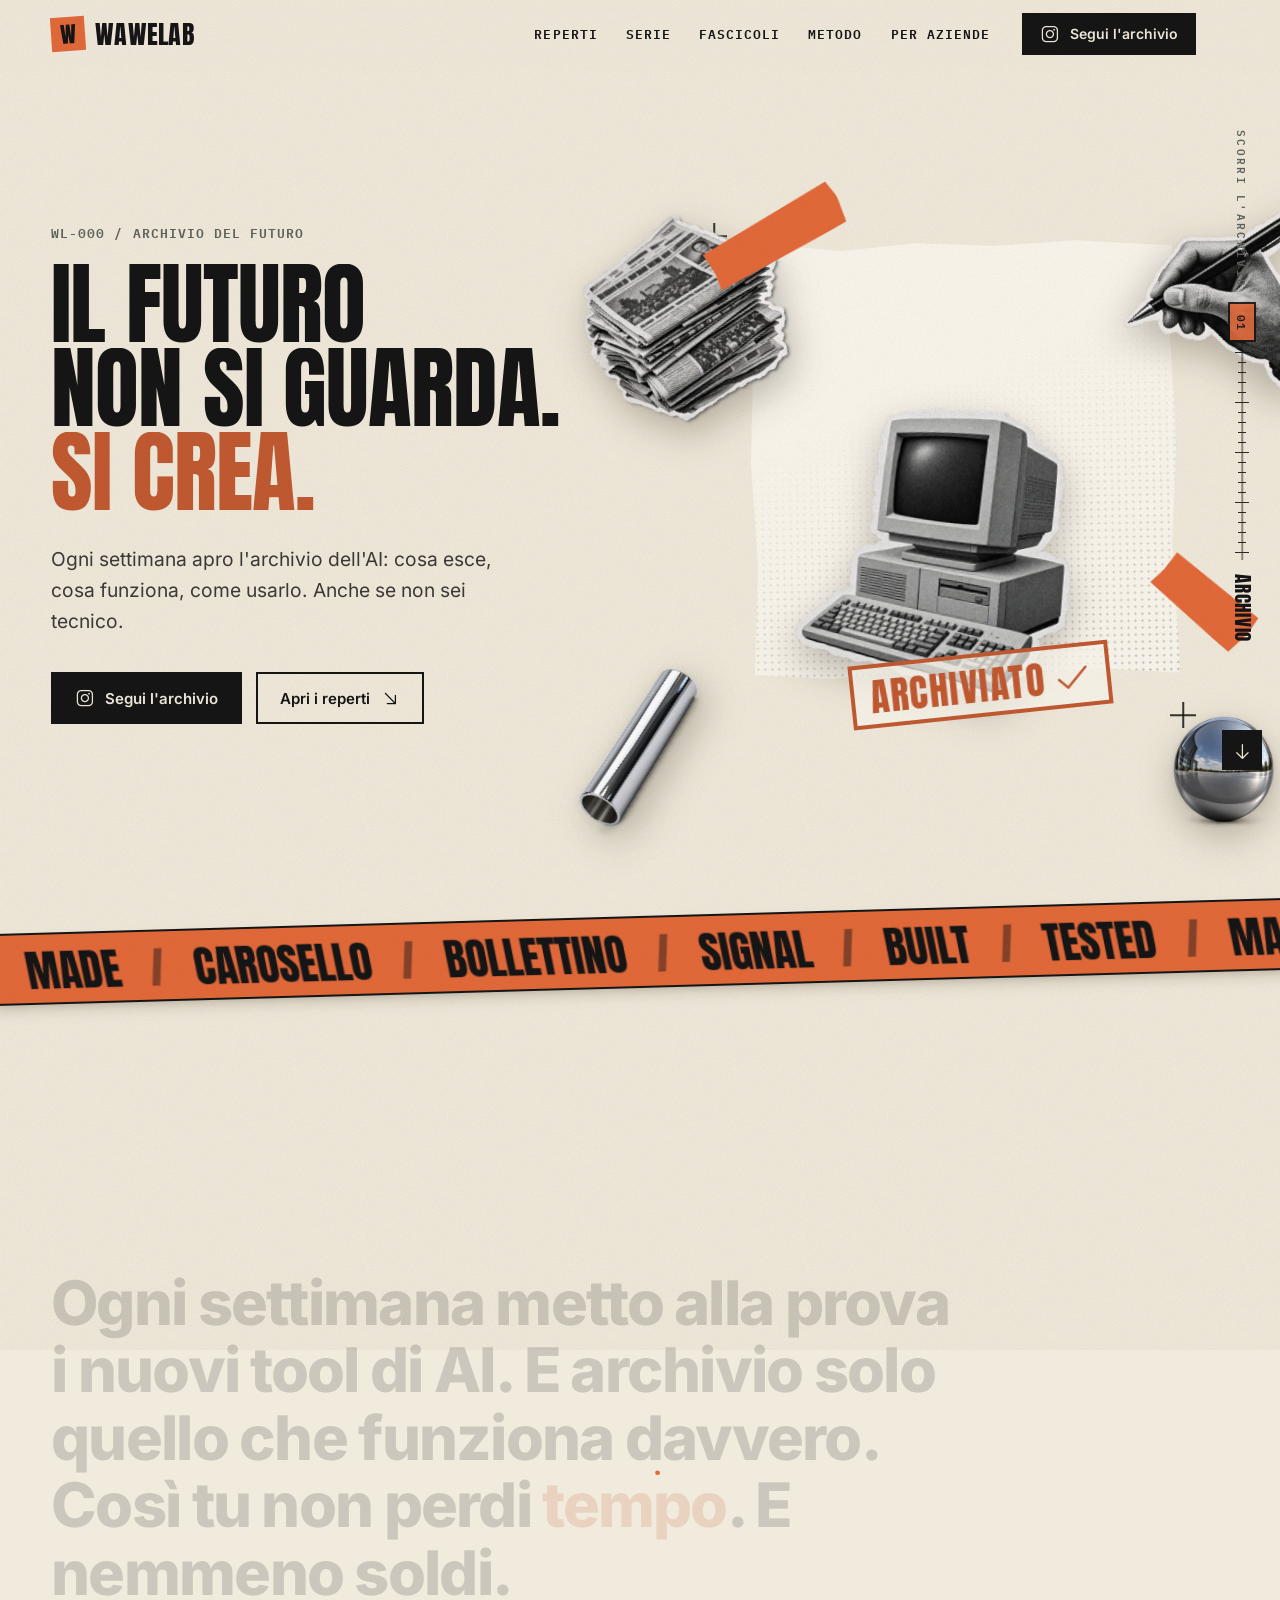
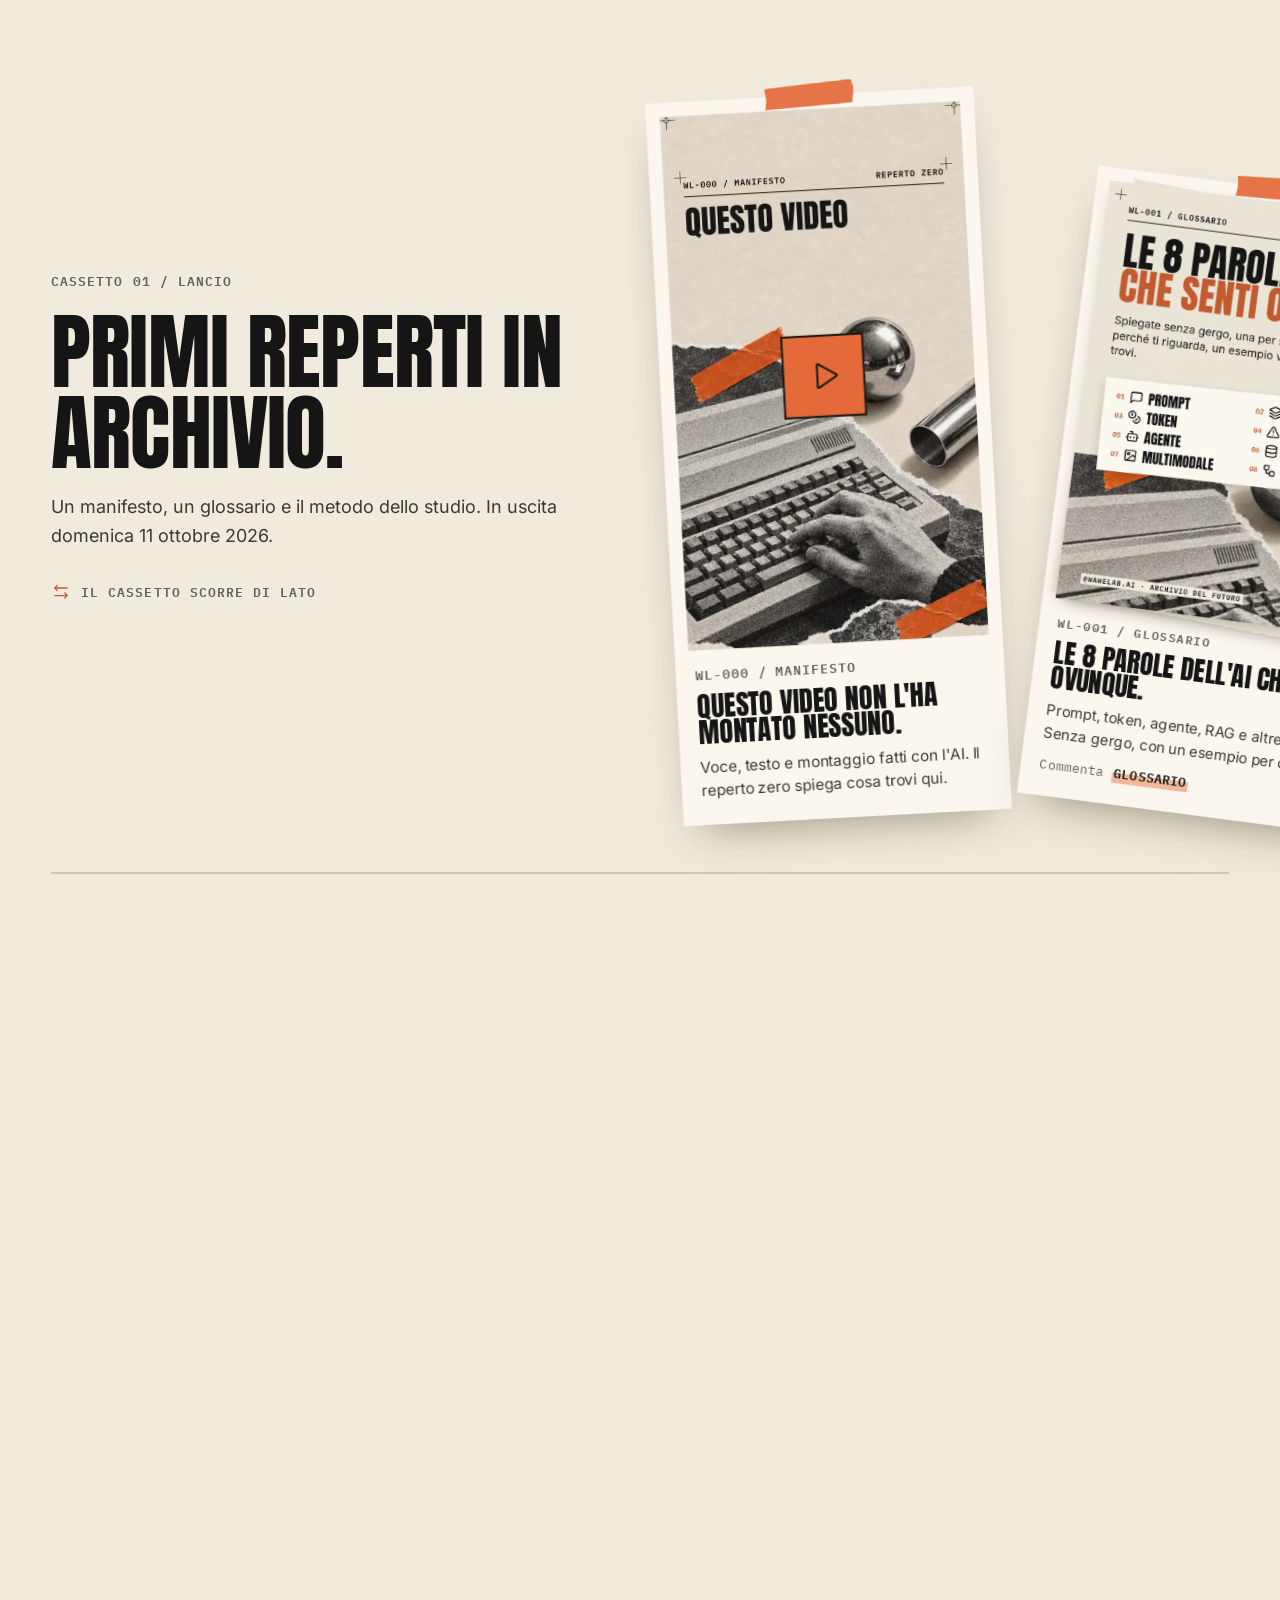
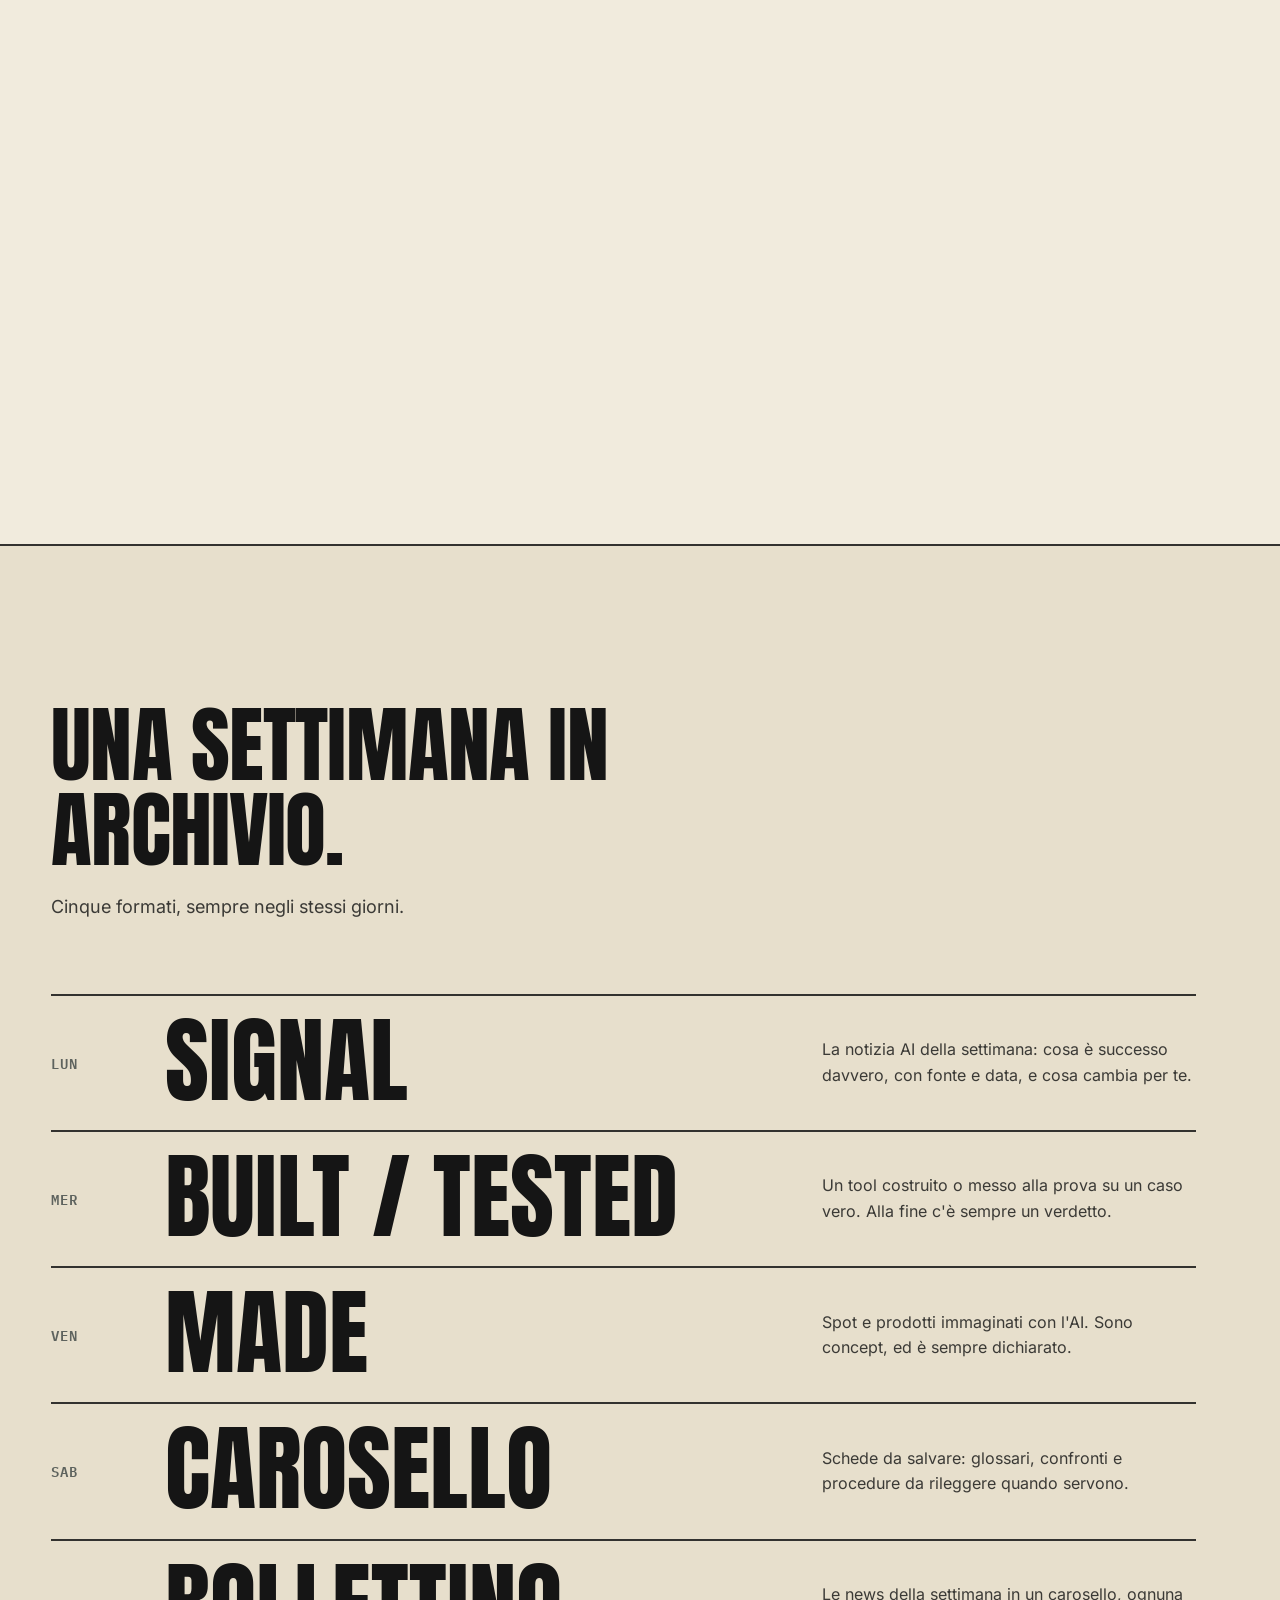
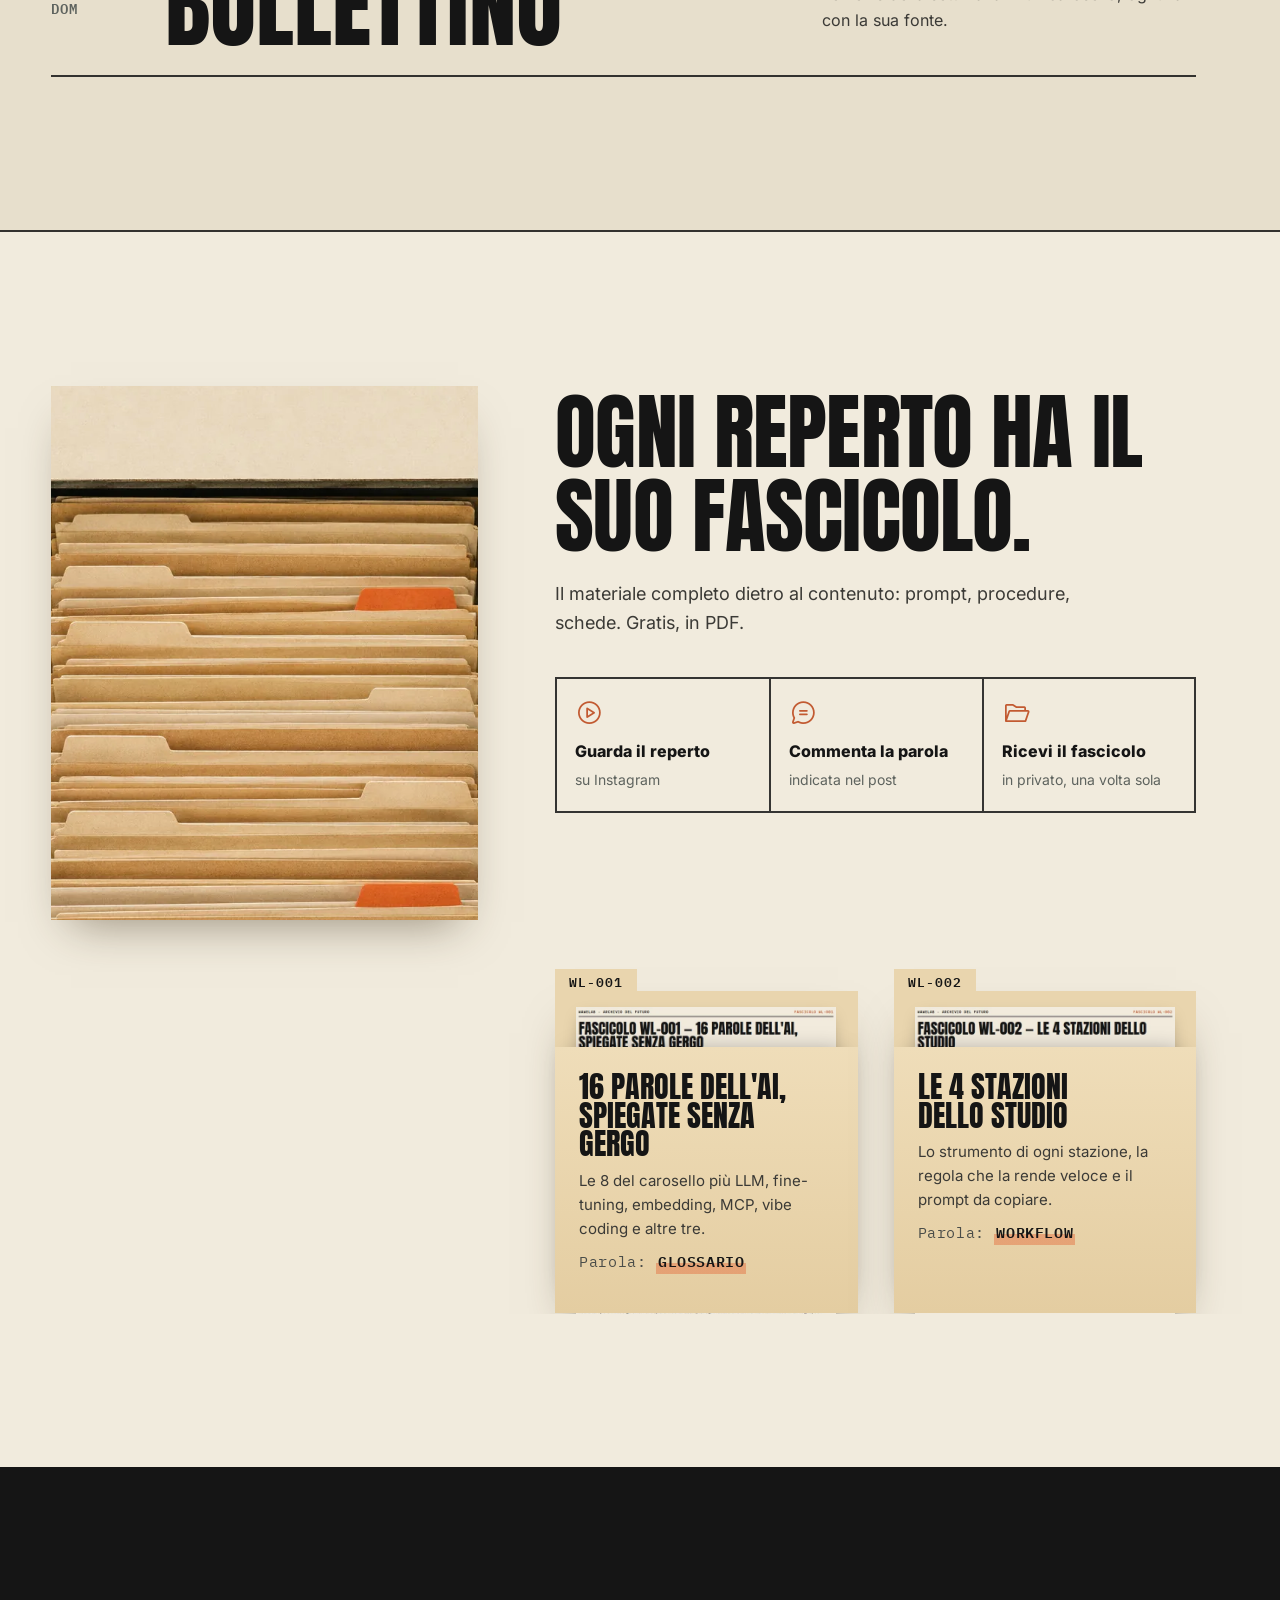
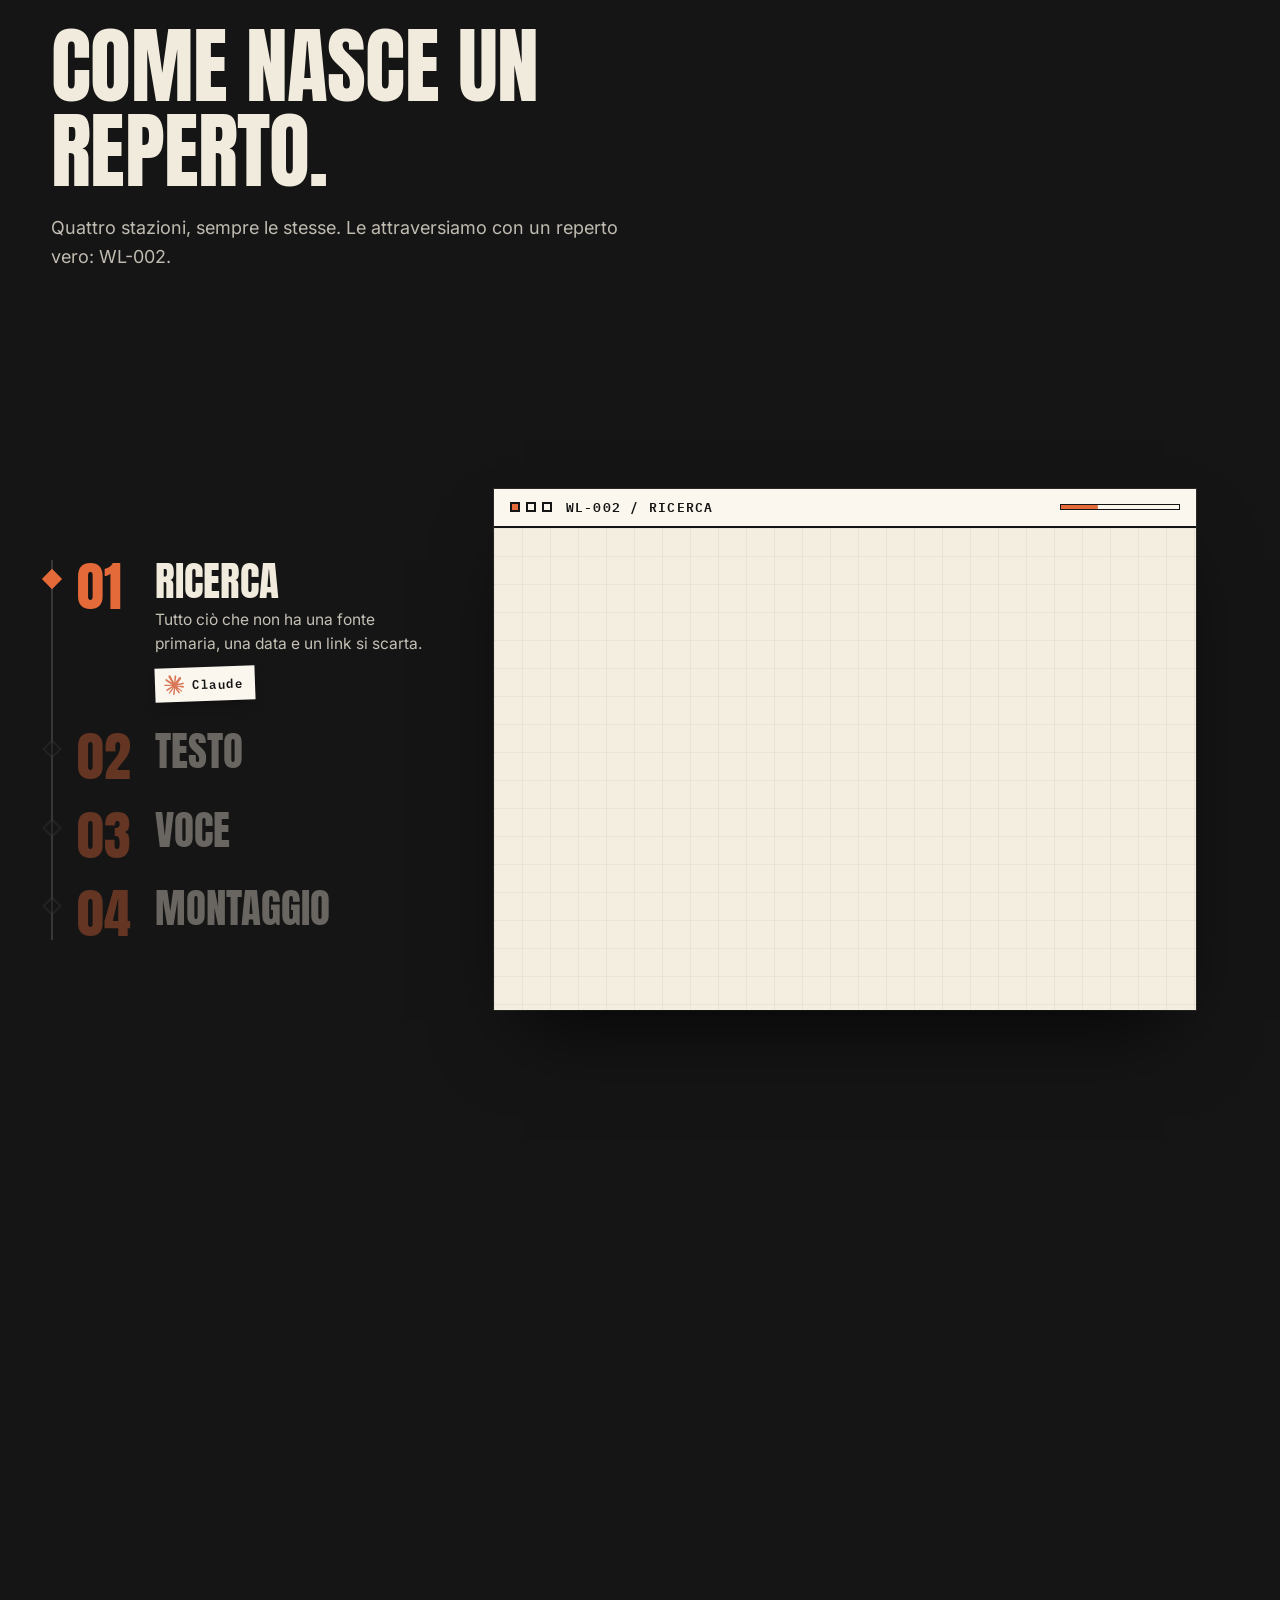
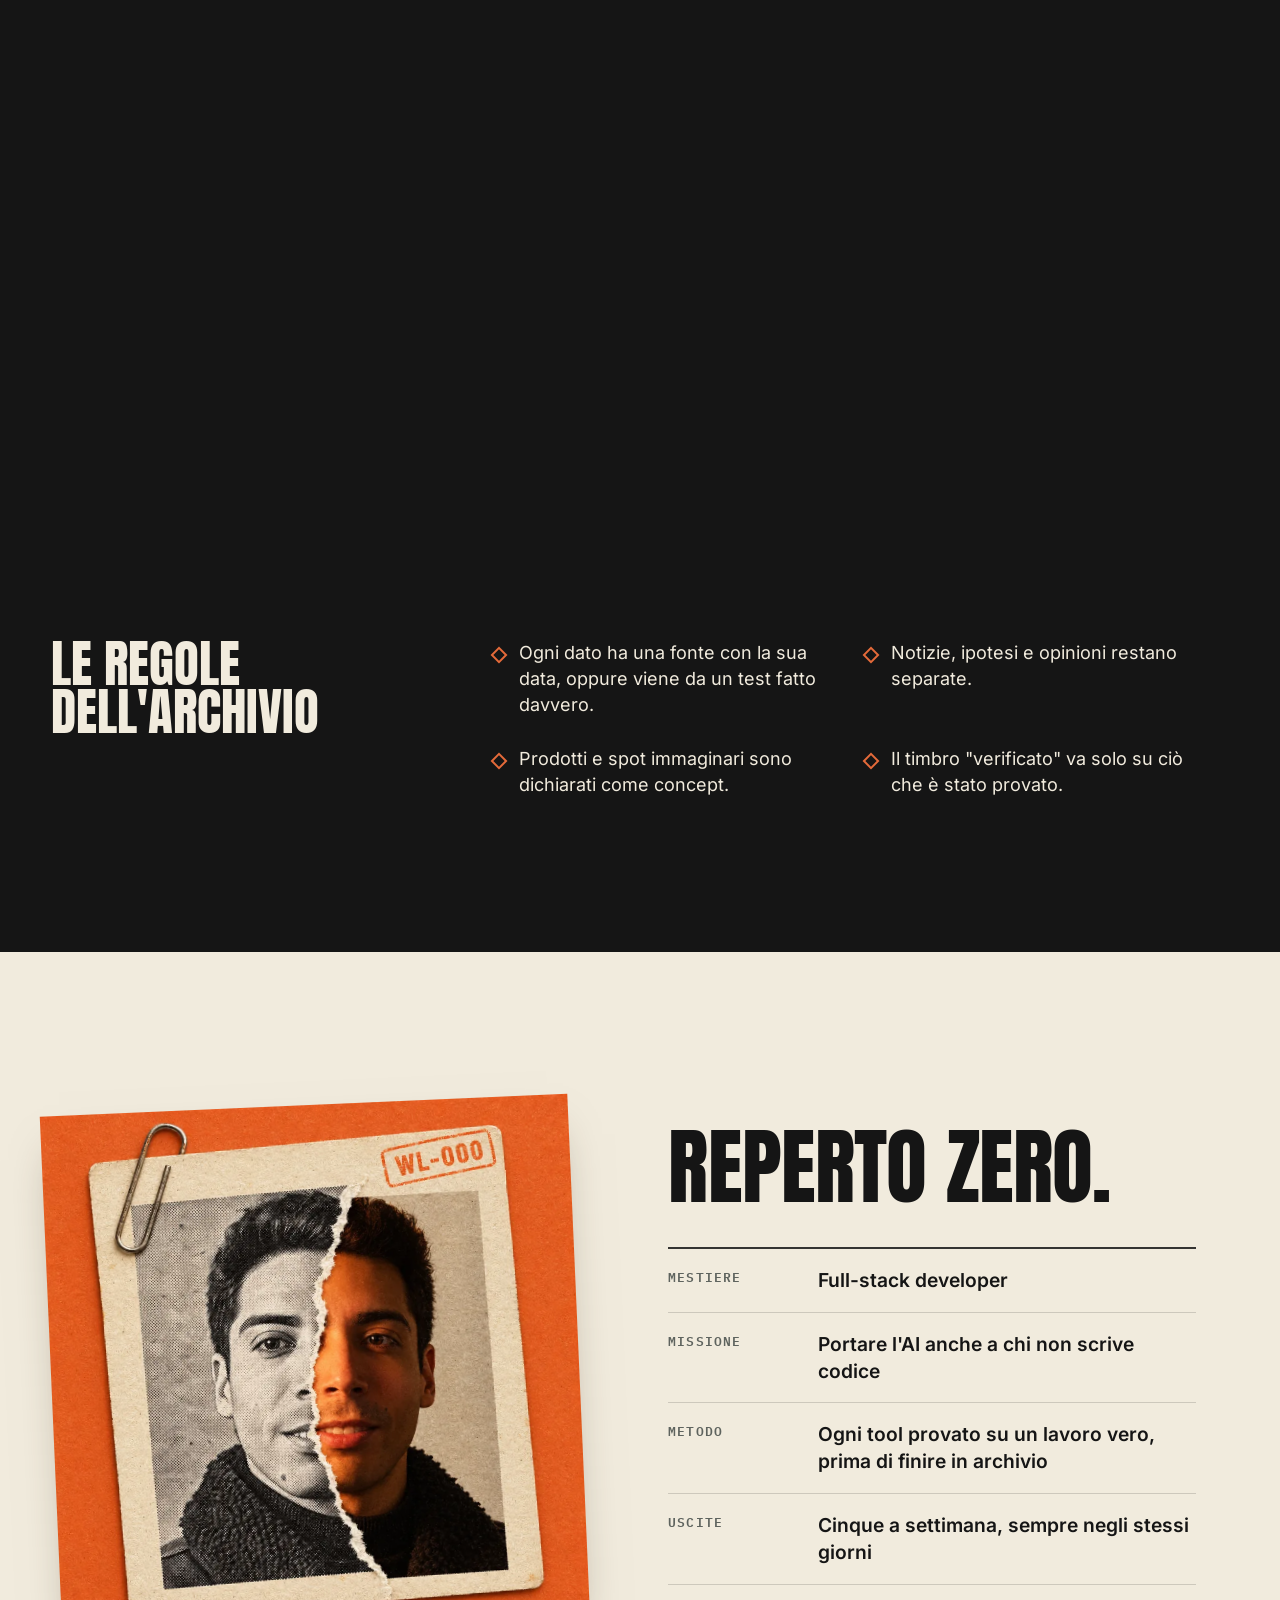
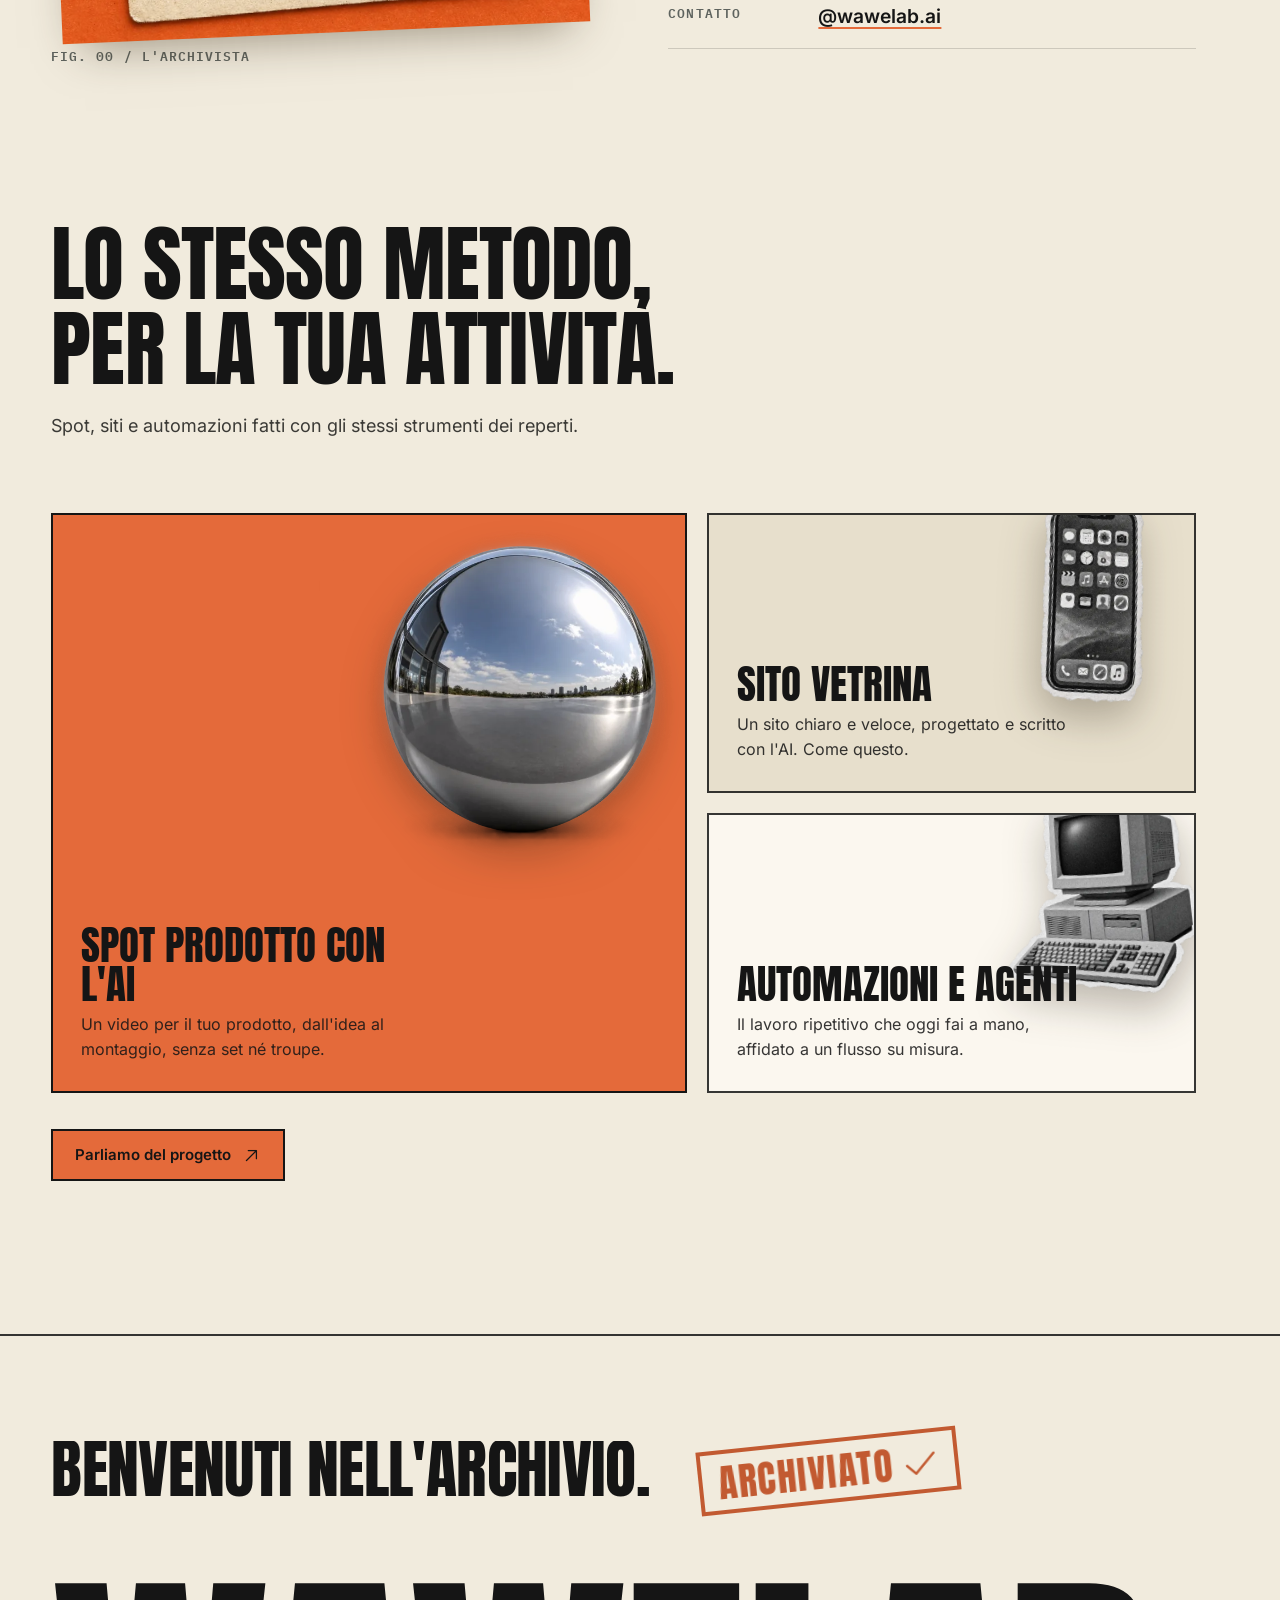
<file: index.html>
<!doctype html>
<html lang="it">
<head>
  <meta charset="utf-8">
  <meta name="viewport" content="width=device-width, initial-scale=1">
  <title>WaweLab | Archivio del Futuro</title>
  <meta name="description" content="WaweLab archivia il futuro mentre arriva: cosa esce nell'AI, cosa funziona davvero e come usarlo. Anche se non sei tecnico.">
  <meta name="theme-color" content="#F1EBDD" media="(prefers-color-scheme: light)">
  <meta name="theme-color" content="#151515" media="(prefers-color-scheme: dark)">
  <meta property="og:type" content="website">
  <meta property="og:locale" content="it_IT">
  <meta property="og:title" content="WaweLab | Archivio del Futuro">
  <meta property="og:description" content="Cosa esce nell'AI, cosa funziona, come usarlo. Anche se non sei tecnico.">
  <meta property="og:image" content="https://wawen22.com/assets/img/og.jpg">
  <meta property="og:url" content="https://wawen22.com/">
  <link rel="canonical" href="https://wawen22.com/">
  <meta name="twitter:card" content="summary_large_image">
  <link rel="icon" href="assets/img/favicon.png" type="image/png">
  <link rel="apple-touch-icon" href="assets/img/favicon.png">
  <link rel="preload" href="assets/fonts/anton-latin-400-normal.woff2" as="font" type="font/woff2" crossorigin>
  <link rel="preload" href="assets/img/cut-computer.webp" as="image">
  <link rel="stylesheet" href="assets/vendor/phosphor/style.css">
  <link rel="stylesheet" href="styles.css">
  <script>
    (function(){var d=document.documentElement;d.classList.add("js");
    try{if(!matchMedia("(prefers-reduced-motion: reduce)").matches&&sessionStorage.getItem("wl-intro")!=="1")d.classList.add("intro-pending")}catch(e){}setTimeout(function(){d.classList.remove("intro-pending")},5000)})();
  </script>
</head>
<body>
  <a class="skip" href="#main">Vai al contenuto</a>

  <!-- Apertura dell'archivio (solo alla prima visita della sessione) -->
  <div class="intro" data-intro aria-hidden="true">
    <div class="intro__inner">
      <p class="intro__count"><span>WL-</span><span data-intro-num>000</span></p>
      <p class="intro__word display" data-intro-word>WaweLab</p>
      <div class="stamp intro__stamp" data-intro-stamp>Archiviato <i class="ph ph-check"></i></div>
    </div>
    <p class="intro__label">Apertura dell'archivio</p>
  </div>

  <div class="progress" aria-hidden="true"><span data-progress></span></div>

  <header class="nav" data-nav>
    <div class="wrap nav__inner">
      <a class="nav__brand" href="#top" aria-label="WaweLab, torna su">
        <span class="nav__mark">W</span>
        <span class="nav__name">WaweLab</span>
      </a>
      <nav class="nav__links" aria-label="Sezioni">
        <a href="#reperti">Reperti</a>
        <a href="#serie">Serie</a>
        <a href="#fascicoli">Fascicoli</a>
        <a href="#metodo">Metodo</a>
        <a href="#aziende">Per aziende</a>
      </nav>
      <a class="btn btn--ink btn--sm" data-magnetic href="https://www.instagram.com/wawelab.ai/" target="_blank" rel="noopener">
        <i class="ph ph-instagram-logo" aria-hidden="true"></i>
        <span>Segui l'archivio</span>
      </a>
    </div>
  </header>

  <main id="main">
    <!-- HERO -->
    <section class="hero" id="top" data-hero>
      <div class="wrap hero__grid">
        <div class="hero__copy" data-hero-copy>
          <p class="code" data-scramble>WL-000 / ARCHIVIO DEL FUTURO</p>
          <h1 class="display hero__title" data-split aria-label="Il futuro non si guarda. Si crea.">
            <span class="line">Il futuro</span>
            <span class="line">non si guarda.</span>
            <span class="line accent">Si crea.</span>
          </h1>
          <p class="hero__sub" data-hero-fade>Ogni settimana apro l'archivio dell'AI: cosa esce, cosa funziona, come usarlo. Anche se non sei tecnico.</p>
          <div class="hero__ctas" data-hero-fade>
            <a class="btn btn--ink" data-magnetic href="https://www.instagram.com/wawelab.ai/" target="_blank" rel="noopener">
              <i class="ph ph-instagram-logo" aria-hidden="true"></i><span>Segui l'archivio</span>
            </a>
            <a class="btn btn--line" data-magnetic href="#reperti"><span>Apri i reperti</span><i class="ph ph-arrow-down-right" aria-hidden="true"></i></a>
          </div>
        </div>

        <div class="collage" data-collage aria-hidden="true">
          <span class="reg reg--tl"></span><span class="reg reg--br"></span>
          <div class="collage__paper" data-depth="0.15" data-fly="0,-40,-4"></div>
          <img class="piece piece--newspaper" data-depth="0.35" data-fly="-520,-180,-38" src="assets/img/cut-newspaper.webp" alt="" width="720" height="720">
          <img class="piece piece--computer" data-depth="0.6" data-fly="-60,260,10" src="assets/img/cut-computer.webp" alt="" width="720" height="720" fetchpriority="high">
          <span class="tape tape--a" data-depth="0.7" data-fly="-300,-320,-60"></span>
          <img class="piece piece--hand" data-depth="0.9" data-fly="520,-260,40" src="assets/img/cut-hand.webp" alt="" width="720" height="720">
          <img class="piece piece--tube" data-depth="1.2" data-fly="-640,420,-80" src="assets/img/cut-tube.webp" alt="" width="720" height="720">
          <img class="piece piece--sphere" data-depth="1.5" data-fly="460,520,0" src="assets/img/cut-sphere.webp" alt="" width="720" height="720">
          <span class="tape tape--b" data-depth="0.5" data-fly="420,180,70"></span>
          <div class="stamp stamp--hero" data-stamp-hero>Archiviato <i class="ph ph-check" aria-hidden="true"></i></div>
        </div>
      </div>
    </section>

    <!-- NASTRO (unico marquee, reagisce alla velocità dello scroll) -->
    <div class="tapeband" aria-label="Le serie: Signal, Built, Tested, Made, Carosello, Bollettino">
      <div class="tapeband__track" data-marquee aria-hidden="true">
        <div class="tapeband__set"><span>Signal</span><i>/</i><span>Built</span><i>/</i><span>Tested</span><i>/</i><span>Made</span><i>/</i><span>Carosello</span><i>/</i><span>Bollettino</span><i>/</i></div>
        <div class="tapeband__set"><span>Signal</span><i>/</i><span>Built</span><i>/</i><span>Tested</span><i>/</i><span>Made</span><i>/</i><span>Carosello</span><i>/</i><span>Bollettino</span><i>/</i></div>
      </div>
    </div>

    <!-- MANIFESTO (fissato, le parole si accendono con lo scroll) -->
    <section class="manifesto" data-manifesto>
      <div class="wrap manifesto__inner">
        <p class="manifesto__text" data-words>
          Ogni settimana metto alla prova i nuovi tool di AI. E archivio solo quello che funziona davvero. Così tu non perdi <span class="mark-circle" data-mark>tempo<svg viewBox="0 0 200 80" preserveAspectRatio="none" aria-hidden="true"><path pathLength="1" d="M8 44 C 10 14, 160 4, 190 30 C 206 52, 150 76, 92 74 C 40 72, 4 62, 14 36 C 22 20, 70 10, 120 12"/></svg></span>. E nemmeno <span class="mark-strike" data-mark>soldi</span>.
        </p>
      </div>
    </section>

    <!-- REPERTI: cassetto orizzontale -->
    <section class="reperti" id="reperti" data-pan>
      <div class="reperti__track" data-pan-track>
        <div class="panel panel--intro">
          <p class="code" data-scramble>CASSETTO 01 / LANCIO</p>
          <h2 class="display h2">Primi reperti in archivio.</h2>
          <p class="lede">Un manifesto, un glossario e il metodo dello studio. In uscita domenica 11 ottobre 2026.</p>
          <p class="panel__hint"><i class="ph ph-arrows-left-right" aria-hidden="true"></i>Il cassetto scorre di lato</p>
        </div>

        <article class="card card--video" data-card>
          <div class="card__media">
            <video data-player preload="none" playsinline poster="assets/video/wl-000-poster.jpg" src="assets/video/wl-000.mp4"></video>
            <button class="play" data-play aria-label="Riproduci il reperto WL-000 con audio"><i class="ph ph-play" aria-hidden="true"></i></button>
          </div>
          <div class="card__meta">
            <p class="code">WL-000 / MANIFESTO</p>
            <h3 class="card__title">Questo video non l'ha montato nessuno.</h3>
            <p>Voce, testo e montaggio fatti con l'AI. Il reperto zero spiega cosa trovi qui.</p>
          </div>
        </article>

        <article class="card card--carousel" data-card>
          <div class="card__media card__media--stack" data-deck>
            <img src="assets/img/carosello-2.webp" alt="" width="900" height="1125" class="behind">
            <img src="assets/img/carosello.webp" alt="Copertina del carosello Le 8 parole dell'AI che senti ovunque" width="900" height="1125">
          </div>
          <div class="card__meta">
            <p class="code">WL-001 / GLOSSARIO</p>
            <h3 class="card__title">Le 8 parole dell'AI che senti ovunque.</h3>
            <p>Prompt, token, agente, RAG e altre quattro. Senza gergo, con un esempio per ognuna.</p>
            <p class="keyword">Commenta <b>GLOSSARIO</b></p>
          </div>
        </article>

        <article class="card card--video" data-card>
          <div class="card__media">
            <video data-player preload="none" playsinline poster="assets/video/wl-002-poster.jpg" src="assets/video/wl-002.mp4"></video>
            <button class="play" data-play aria-label="Riproduci il reperto WL-002 con audio"><i class="ph ph-play" aria-hidden="true"></i></button>
          </div>
          <div class="card__meta">
            <p class="code">WL-002 / BUILT</p>
            <h3 class="card__title">Quattro strumenti, zero telecamere.</h3>
            <p>Le quattro stazioni con cui nasce ogni reel di WaweLab.</p>
            <p class="keyword">Commenta <b>WORKFLOW</b></p>
          </div>
        </article>

        <div class="panel panel--outro">
          <p class="display panel__big">Il cassetto si riempie ogni settimana.</p>
          <a class="btn btn--orange" data-magnetic href="https://www.instagram.com/wawelab.ai/" target="_blank" rel="noopener">
            <i class="ph ph-instagram-logo" aria-hidden="true"></i><span>Segui l'archivio</span>
          </a>
        </div>
      </div>
      <div class="reperti__bar" aria-hidden="true"><span data-pan-bar></span></div>
    </section>

    <!-- SERIE -->
    <section class="serie" id="serie" data-serie-section>
      <div class="wrap">
        <h2 class="display h2" data-reveal-title>Una settimana in archivio.</h2>
        <p class="lede" data-reveal>Cinque formati, sempre negli stessi giorni.</p>

        <ol class="serie__list">
          <li class="serie__row" data-serie="signal" tabindex="0">
            <span class="serie__day">Lun</span>
            <span class="serie__name"><span>Signal</span></span>
            <span class="serie__desc">La notizia AI della settimana: cosa è successo davvero, con fonte e data, e cosa cambia per te.</span>
            <img class="serie__thumb" src="assets/img/signal.webp" alt="" loading="lazy" width="540" height="960">
          </li>
          <li class="serie__row" data-serie="built" tabindex="0">
            <span class="serie__day">Mer</span>
            <span class="serie__name"><span>Built / Tested</span></span>
            <span class="serie__desc">Un tool costruito o messo alla prova su un caso vero. Alla fine c'è sempre un verdetto.</span>
            <img class="serie__thumb" src="assets/img/tested.webp" alt="" loading="lazy" width="540" height="960">
          </li>
          <li class="serie__row" data-serie="made" tabindex="0">
            <span class="serie__day">Ven</span>
            <span class="serie__name"><span>Made</span></span>
            <span class="serie__desc">Spot e prodotti immaginati con l'AI. Sono concept, ed è sempre dichiarato.</span>
            <img class="serie__thumb" src="assets/img/made.webp" alt="" loading="lazy" width="752" height="1344">
          </li>
          <li class="serie__row" data-serie="carosello" tabindex="0">
            <span class="serie__day">Sab</span>
            <span class="serie__name"><span>Carosello</span></span>
            <span class="serie__desc">Schede da salvare: glossari, confronti e procedure da rileggere quando servono.</span>
            <img class="serie__thumb" src="assets/img/carosello.webp" alt="" loading="lazy" width="900" height="1125">
          </li>
          <li class="serie__row" data-serie="bollettino" tabindex="0">
            <span class="serie__day">Dom</span>
            <span class="serie__name"><span>Bollettino</span></span>
            <span class="serie__desc">Le news della settimana in un carosello, ognuna con la sua fonte.</span>
            <img class="serie__thumb" src="assets/img/built.webp" alt="" loading="lazy" width="540" height="960">
          </li>
        </ol>
      </div>
      <!-- copertina che segue il puntatore (solo desktop) -->
      <div class="follow" data-follow aria-hidden="true">
        <img data-preview="signal" src="assets/img/signal.webp" alt="" loading="lazy">
        <img data-preview="built" src="assets/img/tested.webp" alt="" loading="lazy">
        <img data-preview="made" src="assets/img/made.webp" alt="" loading="lazy">
        <img data-preview="carosello" src="assets/img/carosello.webp" alt="" loading="lazy">
        <img data-preview="bollettino" src="assets/img/built.webp" alt="" loading="lazy">
      </div>
    </section>

    <!-- FASCICOLI -->
    <section class="fascicoli" id="fascicoli">
      <div class="wrap fascicoli__grid">
        <figure class="fascicoli__photo" data-zoom>
          <img src="assets/img/drawer.webp" alt="Un cassetto d'archivio pieno di cartelline color carta" loading="lazy" width="752" height="1344">
        </figure>

        <div class="fascicoli__body">
          <h2 class="display h2" data-reveal-title>Ogni reperto ha il suo fascicolo.</h2>
          <p class="lede" data-reveal>Il materiale completo dietro al contenuto: prompt, procedure, schede. Gratis, in PDF.</p>

          <ol class="how" data-reveal>
            <li><i class="ph ph-play-circle" aria-hidden="true"></i><b>Guarda il reperto</b><span>su Instagram</span></li>
            <li><i class="ph ph-chat-circle-text" aria-hidden="true"></i><b>Commenta la parola</b><span>indicata nel post</span></li>
            <li><i class="ph ph-folder-open" aria-hidden="true"></i><b>Ricevi il fascicolo</b><span>in privato, una volta sola</span></li>
          </ol>

          <div class="folders">
            <article class="folder" tabindex="0" data-folder>
              <div class="folder__back"><span class="folder__tab">WL-001</span></div>
              <img class="folder__sheet" src="assets/img/fascicolo-001.webp" alt="Prima pagina del Fascicolo WL-001" loading="lazy" width="600" height="849">
              <div class="folder__front">
                <h3>16 parole dell'AI, spiegate senza gergo</h3>
                <p>Le 8 del carosello più LLM, fine-tuning, embedding, MCP, vibe coding e altre tre.</p>
                <p class="keyword">Parola: <b>GLOSSARIO</b></p>
              </div>
            </article>
            <article class="folder folder--alt" tabindex="0" data-folder>
              <div class="folder__back"><span class="folder__tab">WL-002</span></div>
              <img class="folder__sheet" src="assets/img/fascicolo-002.webp" alt="Prima pagina del Fascicolo WL-002" loading="lazy" width="600" height="849">
              <div class="folder__front">
                <h3>Le 4 stazioni dello studio</h3>
                <p>Lo strumento di ogni stazione, la regola che la rende veloce e il prompt da copiare.</p>
                <p class="keyword">Parola: <b>WORKFLOW</b></p>
              </div>
            </article>
          </div>
        </div>
      </div>
    </section>

    <!-- METODO: lo studio, una stazione alla volta (fissato, guidato dallo scroll) -->
    <section class="metodo" id="metodo" data-metodo>
      <div class="wrap metodo__head">
        <h2 class="display h2" data-reveal-title>Come nasce un reperto.</h2>
        <p class="lede" data-reveal>Quattro stazioni, sempre le stesse. Le attraversiamo con un reperto vero: WL-002.</p>
      </div>

      <div class="studio" data-studio>
        <div class="wrap studio__grid">
          <ol class="rail" data-rail>
            <li class="rail__item is-active">
              <span class="rail__n">01</span>
              <div class="rail__body">
                <h3>Ricerca</h3>
                <p>Tutto ciò che non ha una fonte primaria, una data e un link si scarta.</p>
                <span class="sticker"><img src="assets/logos/claude.svg" alt="" width="20" height="20">Claude</span>
              </div>
            </li>
            <li class="rail__item">
              <span class="rail__n">02</span>
              <div class="rail__body">
                <h3>Testo</h3>
                <p>Sempre la stessa struttura: aggancio, fatto, verdetto. È la struttura a rendere veloce la scrittura.</p>
                <span class="sticker"><img src="assets/logos/claude.svg" alt="" width="20" height="20">Claude</span>
              </div>
            </li>
            <li class="rail__item">
              <span class="rail__n">03</span>
              <div class="rail__body">
                <h3>Voce</h3>
                <p>Generata da un campione registrato dal founder. Tre versioni, resta quella senza esitazioni.</p>
                <span class="sticker"><img src="assets/logos/higgsfield.png" alt="" width="20" height="20">Higgsfield</span>
              </div>
            </li>
            <li class="rail__item">
              <span class="rail__n">04</span>
              <div class="rail__body">
                <h3>Montaggio</h3>
                <p>Ogni parola ha il suo tempo. È il video che si adatta alla voce, non il contrario.</p>
                <span class="sticker"><img src="assets/logos/openai.svg" alt="" width="20" height="20">Whisper</span>
                <span class="sticker"><i class="ph ph-film-strip" aria-hidden="true"></i>HyperFrames</span>
              </div>
            </li>
          </ol>

          <div class="stage" data-stage>
            <div class="stage__bar">
              <span class="stage__dots" aria-hidden="true"><i></i><i></i><i></i></span>
              <span class="stage__label" data-stage-label>WL-002 / RICERCA</span>
              <span class="stage__meter" aria-hidden="true"><span data-stage-meter></span></span>
            </div>
            <div class="stage__body">

              <div class="scene scene--ricerca" data-scene>
                <article class="clip" data-clip="ok" style="--l:4%;--t:8%;--r:-5deg">
                  <p class="clip__src">blog.google</p>
                  <p class="clip__t">Google: SynthID Detector per tutti</p>
                  <p class="clip__d">07.10.2026</p>
                  <span class="clip__ok"><i class="ph ph-check" aria-hidden="true"></i></span>
                </article>
                <article class="clip clip--bad" data-clip="bad" style="--l:40%;--t:4%;--r:6deg">
                  <p class="clip__src">nessun link</p>
                  <p class="clip__t">Thread virale su un nuovo modello</p>
                  <p class="clip__d">nessuna data</p>
                  <span class="clip__stamp">Scartata</span>
                </article>
                <article class="clip" data-clip="ok" style="--l:66%;--t:12%;--r:3deg">
                  <p class="clip__src">openai.com</p>
                  <p class="clip__t">OpenAI: GPT-6 for everyone</p>
                  <p class="clip__d">07.10.2026</p>
                  <span class="clip__ok"><i class="ph ph-check" aria-hidden="true"></i></span>
                </article>
                <article class="clip clip--bad" data-clip="bad" style="--l:10%;--t:52%;--r:-3deg">
                  <p class="clip__src">sito di notizie</p>
                  <p class="clip__t">Articolo senza la fonte originale</p>
                  <p class="clip__d">nessun link alla fonte</p>
                  <span class="clip__stamp">Scartata</span>
                </article>
                <article class="clip" data-clip="ok" style="--l:48%;--t:54%;--r:-6deg">
                  <p class="clip__src">garanteprivacy.it</p>
                  <p class="clip__t">Garante privacy: provvedimento IQVIA</p>
                  <p class="clip__d">02.10.2026</p>
                  <span class="clip__ok"><i class="ph ph-check" aria-hidden="true"></i></span>
                </article>
                <p class="scene__foot">3 tenute <b>/</b> 2 scartate</p>
              </div>

              <div class="scene scene--testo" data-scene>
                <p class="scene__kicker">Script, esempio da WL-001</p>
                <div class="sline"><span class="sline__tag">Aggancio</span><p data-type>L'AI non ti dà risposte sbagliate. Ti dà risposte medie.</p></div>
                <div class="sline"><span class="sline__tag">Fatto</span><p data-type>Quando non sa niente di te, risponde come a chiunque.</p></div>
                <div class="sline"><span class="sline__tag">Verdetto</span><p data-type>Stessa AI, stessa domanda. Ma la risposta parla come te.</p></div>
              </div>

              <div class="scene scene--voce" data-scene>
                <div class="take" data-take="bad">
                  <span class="take__n">Take 1</span>
                  <div class="wave" data-wave="1"></div>
                  <span class="take__note">Ripete una parola</span>
                </div>
                <div class="take take--cut" data-take="bad">
                  <span class="take__n">Take 2</span>
                  <div class="wave" data-wave="2"></div>
                  <span class="take__note">Si ferma a metà</span>
                </div>
                <div class="take" data-take="ok">
                  <span class="take__n">Take 3</span>
                  <div class="wave" data-wave="3"></div>
                  <span class="take__note">Nessuna esitazione</span>
                  <span class="take__stamp">Scelta</span>
                </div>
                <span class="voce__head" data-voce-head aria-hidden="true"></span>
              </div>

              <div class="scene scene--montaggio" data-scene>
                <div class="phone" aria-hidden="true">
                  <p class="phone__code">WL-002 / BUILT</p>
                  <p class="phone__words" data-live>
                    <span>Questo</span> <span>video</span> <span>ha</span> <span>richiesto</span> <span class="hl">quattro</span> <span>strumenti,</span> <span>zero</span> <span>telecamere,</span> <span>e</span> <span>una</span> <span>persona</span> <span>sola.</span>
                  </p>
                </div>
                <div class="tl">
                  <div class="tl__track"><span class="tl__label">Voce</span><div class="wave wave--line" data-wave="4"></div></div>
                  <div class="tl__track"><span class="tl__label">Parole</span><div class="tl__chips" data-chips></div></div>
                  <div class="tl__track"><span class="tl__label">Scene</span><div class="tl__blocks"><i style="--w:34%"></i><i style="--w:28%"></i><i style="--w:38%"></i></div></div>
                  <span class="tl__head" data-tl-head aria-hidden="true"></span>
                </div>
              </div>

              <div class="stamp stage__stamp" data-stage-stamp>Archiviato <i class="ph ph-check" aria-hidden="true"></i></div>
            </div>
          </div>
        </div>
      </div>

      <div class="wrap">
        <div class="rules">
          <h3 class="rules__title" data-reveal>Le regole dell'archivio</h3>
          <ul class="rules__list">
            <li data-reveal>Ogni dato ha una fonte con la sua data, oppure viene da un test fatto davvero.</li>
            <li data-reveal>Notizie, ipotesi e opinioni restano separate.</li>
            <li data-reveal>Prodotti e spot immaginari sono dichiarati come concept.</li>
            <li data-reveal>Il timbro "verificato" va solo su ciò che è stato provato.</li>
          </ul>
        </div>
      </div>
    </section>

    <!-- REPERTO ZERO: scheda d'archivio -->
    <section class="zero" id="chi">
      <div class="wrap zero__grid">
        <figure class="zero__fig" data-tilt>
          <div class="zero__photo"><img src="assets/img/founder.webp" alt="Ritratto del founder di WaweLab: metà in fotocopia retinata, metà a colori, su una scheda d'archivio" loading="lazy" width="900" height="900"></div>
          <figcaption class="code">FIG. 00 / L'ARCHIVISTA</figcaption>
        </figure>

        <div class="zero__sheet">
          <h2 class="display h2" data-reveal-title>Reperto zero.</h2>
          <dl class="spec" data-spec>
            <div><dt>Mestiere</dt><dd>Full-stack developer</dd></div>
            <div><dt>Missione</dt><dd>Portare l'AI anche a chi non scrive codice</dd></div>
            <div><dt>Metodo</dt><dd>Ogni tool provato su un lavoro vero, prima di finire in archivio</dd></div>
            <div><dt>Uscite</dt><dd>Cinque a settimana, sempre negli stessi giorni</dd></div>
            <div><dt>Contatto</dt><dd><a href="https://www.instagram.com/wawelab.ai/" target="_blank" rel="noopener">@wawelab.ai</a></dd></div>
          </dl>
        </div>
      </div>
    </section>

    <!-- PER AZIENDE -->
    <section class="aziende" id="aziende">
      <div class="wrap">
        <h2 class="display h2" data-reveal-title>Lo stesso metodo, per la tua attività.</h2>
        <p class="lede" data-reveal>Spot, siti e automazioni fatti con gli stessi strumenti dei reperti.</p>

        <div class="bento">
          <article class="tile tile--orange" data-spot>
            <img src="assets/img/cut-sphere.webp" alt="" loading="lazy" width="720" height="720" class="tile__img tile__img--sphere">
            <div class="tile__text">
              <h3>Spot prodotto con l'AI</h3>
              <p>Un video per il tuo prodotto, dall'idea al montaggio, senza set né troupe.</p>
            </div>
          </article>
          <article class="tile tile--paper" data-spot>
            <img src="assets/img/cut-phone.webp" alt="" loading="lazy" width="720" height="720" class="tile__img tile__img--phone">
            <div class="tile__text">
              <h3>Sito vetrina</h3>
              <p>Un sito chiaro e veloce, progettato e scritto con l'AI. Come questo.</p>
            </div>
          </article>
          <article class="tile tile--card" data-spot>
            <img src="assets/img/cut-computer.webp" alt="" loading="lazy" width="720" height="720" class="tile__img tile__img--computer">
            <div class="tile__text">
              <h3>Automazioni e agenti</h3>
              <p>Il lavoro ripetitivo che oggi fai a mano, affidato a un flusso su misura.</p>
            </div>
          </article>
        </div>

        <div class="aziende__cta" data-reveal>
          <a class="btn btn--orange" data-magnetic href="https://www.instagram.com/wawelab.ai/" target="_blank" rel="noopener">
            <span>Parliamo del progetto</span><i class="ph ph-arrow-up-right" aria-hidden="true"></i>
          </a>
        </div>
      </div>
    </section>
  </main>

  <footer class="footer">
    <div class="wrap">
      <div class="footer__sign">
        <p class="display footer__hello" data-reveal-title>Benvenuti nell'Archivio.</p>
        <div class="stamp stamp--footer" data-stamp>Archiviato <i class="ph ph-check" aria-hidden="true"></i></div>
      </div>
      <p class="footer__word display" data-letters aria-label="WaweLab">WaweLab</p>
      <div class="footer__bar">
        <a href="https://www.instagram.com/wawelab.ai/" target="_blank" rel="noopener"><i class="ph ph-instagram-logo" aria-hidden="true"></i> @wawelab.ai</a>
        <span>Sito progettato e scritto con Claude Code</span>
        <span>&copy; 2026 WaweLab</span>
      </div>
    </div>
  </footer>

  <!-- Indicatore di scroll: un righello d'archivio lungo il bordo destro -->
  <aside class="edge" data-cue aria-label="Avanzamento nella pagina">
    <span class="edge__hint">Scorri l'archivio</span>
    <div class="edge__track" data-cue-track aria-hidden="true">
      <span class="edge__fill" data-cue-fill></span>
      <span class="edge__thumb" data-cue-thumb><span data-cue-num>01</span></span>
    </div>
    <span class="edge__section" data-cue-section aria-live="polite">Archivio</span>
    <button class="edge__btn" type="button" data-cue-btn aria-label="Scorri la pagina"><i class="ph ph-arrow-down" data-cue-arrow aria-hidden="true"></i></button>
  </aside>

  <div class="grain" aria-hidden="true"></div>

  <script src="assets/vendor/gsap.min.js" defer></script>
  <script src="assets/vendor/ScrollTrigger.min.js" defer></script>
  <script src="assets/vendor/lenis.min.js" defer></script>
  <script src="main.js" defer></script>
</body>
</html>
</file>
<file: assets/vendor/phosphor/style.css>
@font-face {
  font-family: "Phosphor";
  src: url("./Phosphor.woff2") format("woff2");
  font-weight: normal;
  font-style: normal;
  font-display: swap;
}

.ph {
  /* use !important to prevent issues with browser extensions that change fonts */
  font-family: "Phosphor" !important;
  speak: never;
  font-style: normal;
  font-weight: normal;
  font-variant: normal;
  text-transform: none;
  line-height: 1;

  /* Enable Ligatures ================ */
  letter-spacing: 0;
  -webkit-font-feature-settings: "liga";
  -moz-font-feature-settings: "liga=1";
  -moz-font-feature-settings: "liga";
  -ms-font-feature-settings: "liga" 1;
  font-feature-settings: "liga";
  -webkit-font-variant-ligatures: discretionary-ligatures;
  font-variant-ligatures: discretionary-ligatures;

  /* Better Font Rendering =========== */
  -webkit-font-smoothing: antialiased;
  -moz-osx-font-smoothing: grayscale;
}

.ph.ph-acorn:before {
  content: "\eb9a";
}
.ph.ph-address-book:before {
  content: "\e6f8";
}
.ph.ph-address-book-tabs:before {
  content: "\ee4e";
}
.ph.ph-air-traffic-control:before {
  content: "\ecd8";
}
.ph.ph-airplane:before {
  content: "\e002";
}
.ph.ph-airplane-in-flight:before {
  content: "\e4fe";
}
.ph.ph-airplane-landing:before {
  content: "\e502";
}
.ph.ph-airplane-takeoff:before {
  content: "\e504";
}
.ph.ph-airplane-taxiing:before {
  content: "\e500";
}
.ph.ph-airplane-tilt:before {
  content: "\e5d6";
}
.ph.ph-airplay:before {
  content: "\e004";
}
.ph.ph-alarm:before {
  content: "\e006";
}
.ph.ph-alien:before {
  content: "\e8a6";
}
.ph.ph-align-bottom:before {
  content: "\e506";
}
.ph.ph-align-bottom-simple:before {
  content: "\eb0c";
}
.ph.ph-align-center-horizontal:before {
  content: "\e50a";
}
.ph.ph-align-center-horizontal-simple:before {
  content: "\eb0e";
}
.ph.ph-align-center-vertical:before {
  content: "\e50c";
}
.ph.ph-align-center-vertical-simple:before {
  content: "\eb10";
}
.ph.ph-align-left:before {
  content: "\e50e";
}
.ph.ph-align-left-simple:before {
  content: "\eaee";
}
.ph.ph-align-right:before {
  content: "\e510";
}
.ph.ph-align-right-simple:before {
  content: "\eb12";
}
.ph.ph-align-top:before {
  content: "\e512";
}
.ph.ph-align-top-simple:before {
  content: "\eb14";
}
.ph.ph-amazon-logo:before {
  content: "\e96c";
}
.ph.ph-ambulance:before {
  content: "\e572";
}
.ph.ph-anchor:before {
  content: "\e514";
}
.ph.ph-anchor-simple:before {
  content: "\e5d8";
}
.ph.ph-android-logo:before {
  content: "\e008";
}
.ph.ph-angle:before {
  content: "\e7bc";
}
.ph.ph-angular-logo:before {
  content: "\eb80";
}
.ph.ph-aperture:before {
  content: "\e00a";
}
.ph.ph-app-store-logo:before {
  content: "\e974";
}
.ph.ph-app-window:before {
  content: "\e5da";
}
.ph.ph-apple-logo:before {
  content: "\e516";
}
.ph.ph-apple-podcasts-logo:before {
  content: "\eb96";
}
.ph.ph-approximate-equals:before {
  content: "\edaa";
}
.ph.ph-archive:before {
  content: "\e00c";
}
.ph.ph-armchair:before {
  content: "\e012";
}
.ph.ph-arrow-arc-left:before {
  content: "\e014";
}
.ph.ph-arrow-arc-right:before {
  content: "\e016";
}
.ph.ph-arrow-bend-double-up-left:before {
  content: "\e03a";
}
.ph.ph-arrow-bend-double-up-right:before {
  content: "\e03c";
}
.ph.ph-arrow-bend-down-left:before {
  content: "\e018";
}
.ph.ph-arrow-bend-down-right:before {
  content: "\e01a";
}
.ph.ph-arrow-bend-left-down:before {
  content: "\e01c";
}
.ph.ph-arrow-bend-left-up:before {
  content: "\e01e";
}
.ph.ph-arrow-bend-right-down:before {
  content: "\e020";
}
.ph.ph-arrow-bend-right-up:before {
  content: "\e022";
}
.ph.ph-arrow-bend-up-left:before {
  content: "\e024";
}
.ph.ph-arrow-bend-up-right:before {
  content: "\e026";
}
.ph.ph-arrow-circle-down:before {
  content: "\e028";
}
.ph.ph-arrow-circle-down-left:before {
  content: "\e02a";
}
.ph.ph-arrow-circle-down-right:before {
  content: "\e02c";
}
.ph.ph-arrow-circle-left:before {
  content: "\e05a";
}
.ph.ph-arrow-circle-right:before {
  content: "\e02e";
}
.ph.ph-arrow-circle-up:before {
  content: "\e030";
}
.ph.ph-arrow-circle-up-left:before {
  content: "\e032";
}
.ph.ph-arrow-circle-up-right:before {
  content: "\e034";
}
.ph.ph-arrow-clockwise:before {
  content: "\e036";
}
.ph.ph-arrow-counter-clockwise:before {
  content: "\e038";
}
.ph.ph-arrow-down:before {
  content: "\e03e";
}
.ph.ph-arrow-down-left:before {
  content: "\e040";
}
.ph.ph-arrow-down-right:before {
  content: "\e042";
}
.ph.ph-arrow-elbow-down-left:before {
  content: "\e044";
}
.ph.ph-arrow-elbow-down-right:before {
  content: "\e046";
}
.ph.ph-arrow-elbow-left:before {
  content: "\e048";
}
.ph.ph-arrow-elbow-left-down:before {
  content: "\e04a";
}
.ph.ph-arrow-elbow-left-up:before {
  content: "\e04c";
}
.ph.ph-arrow-elbow-right:before {
  content: "\e04e";
}
.ph.ph-arrow-elbow-right-down:before {
  content: "\e050";
}
.ph.ph-arrow-elbow-right-up:before {
  content: "\e052";
}
.ph.ph-arrow-elbow-up-left:before {
  content: "\e054";
}
.ph.ph-arrow-elbow-up-right:before {
  content: "\e056";
}
.ph.ph-arrow-fat-down:before {
  content: "\e518";
}
.ph.ph-arrow-fat-left:before {
  content: "\e51a";
}
.ph.ph-arrow-fat-line-down:before {
  content: "\e51c";
}
.ph.ph-arrow-fat-line-left:before {
  content: "\e51e";
}
.ph.ph-arrow-fat-line-right:before {
  content: "\e520";
}
.ph.ph-arrow-fat-line-up:before {
  content: "\e522";
}
.ph.ph-arrow-fat-lines-down:before {
  content: "\e524";
}
.ph.ph-arrow-fat-lines-left:before {
  content: "\e526";
}
.ph.ph-arrow-fat-lines-right:before {
  content: "\e528";
}
.ph.ph-arrow-fat-lines-up:before {
  content: "\e52a";
}
.ph.ph-arrow-fat-right:before {
  content: "\e52c";
}
.ph.ph-arrow-fat-up:before {
  content: "\e52e";
}
.ph.ph-arrow-left:before {
  content: "\e058";
}
.ph.ph-arrow-line-down:before {
  content: "\e05c";
}
.ph.ph-arrow-line-down-left:before {
  content: "\e05e";
}
.ph.ph-arrow-line-down-right:before {
  content: "\e060";
}
.ph.ph-arrow-line-left:before {
  content: "\e062";
}
.ph.ph-arrow-line-right:before {
  content: "\e064";
}
.ph.ph-arrow-line-up:before {
  content: "\e066";
}
.ph.ph-arrow-line-up-left:before {
  content: "\e068";
}
.ph.ph-arrow-line-up-right:before {
  content: "\e06a";
}
.ph.ph-arrow-right:before {
  content: "\e06c";
}
.ph.ph-arrow-square-down:before {
  content: "\e06e";
}
.ph.ph-arrow-square-down-left:before {
  content: "\e070";
}
.ph.ph-arrow-square-down-right:before {
  content: "\e072";
}
.ph.ph-arrow-square-in:before {
  content: "\e5dc";
}
.ph.ph-arrow-square-left:before {
  content: "\e074";
}
.ph.ph-arrow-square-out:before {
  content: "\e5de";
}
.ph.ph-arrow-square-right:before {
  content: "\e076";
}
.ph.ph-arrow-square-up:before {
  content: "\e078";
}
.ph.ph-arrow-square-up-left:before {
  content: "\e07a";
}
.ph.ph-arrow-square-up-right:before {
  content: "\e07c";
}
.ph.ph-arrow-u-down-left:before {
  content: "\e07e";
}
.ph.ph-arrow-u-down-right:before {
  content: "\e080";
}
.ph.ph-arrow-u-left-down:before {
  content: "\e082";
}
.ph.ph-arrow-u-left-up:before {
  content: "\e084";
}
.ph.ph-arrow-u-right-down:before {
  content: "\e086";
}
.ph.ph-arrow-u-right-up:before {
  content: "\e088";
}
.ph.ph-arrow-u-up-left:before {
  content: "\e08a";
}
.ph.ph-arrow-u-up-right:before {
  content: "\e08c";
}
.ph.ph-arrow-up:before {
  content: "\e08e";
}
.ph.ph-arrow-up-left:before {
  content: "\e090";
}
.ph.ph-arrow-up-right:before {
  content: "\e092";
}
.ph.ph-arrows-clockwise:before {
  content: "\e094";
}
.ph.ph-arrows-counter-clockwise:before {
  content: "\e096";
}
.ph.ph-arrows-down-up:before {
  content: "\e098";
}
.ph.ph-arrows-horizontal:before {
  content: "\eb06";
}
.ph.ph-arrows-in:before {
  content: "\e09a";
}
.ph.ph-arrows-in-cardinal:before {
  content: "\e09c";
}
.ph.ph-arrows-in-line-horizontal:before {
  content: "\e530";
}
.ph.ph-arrows-in-line-vertical:before {
  content: "\e532";
}
.ph.ph-arrows-in-simple:before {
  content: "\e09e";
}
.ph.ph-arrows-left-right:before {
  content: "\e0a0";
}
.ph.ph-arrows-merge:before {
  content: "\ed3e";
}
.ph.ph-arrows-out:before {
  content: "\e0a2";
}
.ph.ph-arrows-out-cardinal:before {
  content: "\e0a4";
}
.ph.ph-arrows-out-line-horizontal:before {
  content: "\e534";
}
.ph.ph-arrows-out-line-vertical:before {
  content: "\e536";
}
.ph.ph-arrows-out-simple:before {
  content: "\e0a6";
}
.ph.ph-arrows-split:before {
  content: "\ed3c";
}
.ph.ph-arrows-vertical:before {
  content: "\eb04";
}
.ph.ph-article:before {
  content: "\e0a8";
}
.ph.ph-article-medium:before {
  content: "\e5e0";
}
.ph.ph-article-ny-times:before {
  content: "\e5e2";
}
.ph.ph-asclepius:before {
  content: "\ee34";
}
.ph.ph-caduceus:before {
  content: "\ee34";
}
.ph.ph-asterisk:before {
  content: "\e0aa";
}
.ph.ph-asterisk-simple:before {
  content: "\e832";
}
.ph.ph-at:before {
  content: "\e0ac";
}
.ph.ph-atom:before {
  content: "\e5e4";
}
.ph.ph-avocado:before {
  content: "\ee04";
}
.ph.ph-axe:before {
  content: "\e9fc";
}
.ph.ph-baby:before {
  content: "\e774";
}
.ph.ph-baby-carriage:before {
  content: "\e818";
}
.ph.ph-backpack:before {
  content: "\e922";
}
.ph.ph-backspace:before {
  content: "\e0ae";
}
.ph.ph-bag:before {
  content: "\e0b0";
}
.ph.ph-bag-simple:before {
  content: "\e5e6";
}
.ph.ph-balloon:before {
  content: "\e76c";
}
.ph.ph-bandaids:before {
  content: "\e0b2";
}
.ph.ph-bank:before {
  content: "\e0b4";
}
.ph.ph-barbell:before {
  content: "\e0b6";
}
.ph.ph-barcode:before {
  content: "\e0b8";
}
.ph.ph-barn:before {
  content: "\ec72";
}
.ph.ph-barricade:before {
  content: "\e948";
}
.ph.ph-baseball:before {
  content: "\e71a";
}
.ph.ph-baseball-cap:before {
  content: "\ea28";
}
.ph.ph-baseball-helmet:before {
  content: "\ee4a";
}
.ph.ph-basket:before {
  content: "\e964";
}
.ph.ph-basketball:before {
  content: "\e724";
}
.ph.ph-bathtub:before {
  content: "\e81e";
}
.ph.ph-battery-charging:before {
  content: "\e0ba";
}
.ph.ph-battery-charging-vertical:before {
  content: "\e0bc";
}
.ph.ph-battery-empty:before {
  content: "\e0be";
}
.ph.ph-battery-full:before {
  content: "\e0c0";
}
.ph.ph-battery-high:before {
  content: "\e0c2";
}
.ph.ph-battery-low:before {
  content: "\e0c4";
}
.ph.ph-battery-medium:before {
  content: "\e0c6";
}
.ph.ph-battery-plus:before {
  content: "\e808";
}
.ph.ph-battery-plus-vertical:before {
  content: "\ec50";
}
.ph.ph-battery-vertical-empty:before {
  content: "\e7c6";
}
.ph.ph-battery-vertical-full:before {
  content: "\e7c4";
}
.ph.ph-battery-vertical-high:before {
  content: "\e7c2";
}
.ph.ph-battery-vertical-low:before {
  content: "\e7be";
}
.ph.ph-battery-vertical-medium:before {
  content: "\e7c0";
}
.ph.ph-battery-warning:before {
  content: "\e0c8";
}
.ph.ph-battery-warning-vertical:before {
  content: "\e0ca";
}
.ph.ph-beach-ball:before {
  content: "\ed24";
}
.ph.ph-beanie:before {
  content: "\ea2a";
}
.ph.ph-bed:before {
  content: "\e0cc";
}
.ph.ph-beer-bottle:before {
  content: "\e7b0";
}
.ph.ph-beer-stein:before {
  content: "\eb62";
}
.ph.ph-behance-logo:before {
  content: "\e7f4";
}
.ph.ph-bell:before {
  content: "\e0ce";
}
.ph.ph-bell-ringing:before {
  content: "\e5e8";
}
.ph.ph-bell-simple:before {
  content: "\e0d0";
}
.ph.ph-bell-simple-ringing:before {
  content: "\e5ea";
}
.ph.ph-bell-simple-slash:before {
  content: "\e0d2";
}
.ph.ph-bell-simple-z:before {
  content: "\e5ec";
}
.ph.ph-bell-slash:before {
  content: "\e0d4";
}
.ph.ph-bell-z:before {
  content: "\e5ee";
}
.ph.ph-belt:before {
  content: "\ea2c";
}
.ph.ph-bezier-curve:before {
  content: "\eb00";
}
.ph.ph-bicycle:before {
  content: "\e0d6";
}
.ph.ph-binary:before {
  content: "\ee60";
}
.ph.ph-binoculars:before {
  content: "\ea64";
}
.ph.ph-biohazard:before {
  content: "\e9e0";
}
.ph.ph-bird:before {
  content: "\e72c";
}
.ph.ph-blueprint:before {
  content: "\eda0";
}
.ph.ph-bluetooth:before {
  content: "\e0da";
}
.ph.ph-bluetooth-connected:before {
  content: "\e0dc";
}
.ph.ph-bluetooth-slash:before {
  content: "\e0de";
}
.ph.ph-bluetooth-x:before {
  content: "\e0e0";
}
.ph.ph-boat:before {
  content: "\e786";
}
.ph.ph-bomb:before {
  content: "\ee0a";
}
.ph.ph-bone:before {
  content: "\e7f2";
}
.ph.ph-book:before {
  content: "\e0e2";
}
.ph.ph-book-bookmark:before {
  content: "\e0e4";
}
.ph.ph-book-open:before {
  content: "\e0e6";
}
.ph.ph-book-open-text:before {
  content: "\e8f2";
}
.ph.ph-book-open-user:before {
  content: "\ede0";
}
.ph.ph-bookmark:before {
  content: "\e0e8";
}
.ph.ph-bookmark-simple:before {
  content: "\e0ea";
}
.ph.ph-bookmarks:before {
  content: "\e0ec";
}
.ph.ph-bookmarks-simple:before {
  content: "\e5f0";
}
.ph.ph-books:before {
  content: "\e758";
}
.ph.ph-boot:before {
  content: "\ecca";
}
.ph.ph-boules:before {
  content: "\e722";
}
.ph.ph-bounding-box:before {
  content: "\e6ce";
}
.ph.ph-bowl-food:before {
  content: "\eaa4";
}
.ph.ph-bowl-steam:before {
  content: "\e8e4";
}
.ph.ph-bowling-ball:before {
  content: "\ea34";
}
.ph.ph-box-arrow-down:before {
  content: "\e00e";
}
.ph.ph-archive-box:before {
  content: "\e00e";
}
.ph.ph-box-arrow-up:before {
  content: "\ee54";
}
.ph.ph-boxing-glove:before {
  content: "\ea36";
}
.ph.ph-brackets-angle:before {
  content: "\e862";
}
.ph.ph-brackets-curly:before {
  content: "\e860";
}
.ph.ph-brackets-round:before {
  content: "\e864";
}
.ph.ph-brackets-square:before {
  content: "\e85e";
}
.ph.ph-brain:before {
  content: "\e74e";
}
.ph.ph-brandy:before {
  content: "\e6b4";
}
.ph.ph-bread:before {
  content: "\e81c";
}
.ph.ph-bridge:before {
  content: "\ea68";
}
.ph.ph-briefcase:before {
  content: "\e0ee";
}
.ph.ph-briefcase-metal:before {
  content: "\e5f2";
}
.ph.ph-broadcast:before {
  content: "\e0f2";
}
.ph.ph-broom:before {
  content: "\ec54";
}
.ph.ph-browser:before {
  content: "\e0f4";
}
.ph.ph-browsers:before {
  content: "\e0f6";
}
.ph.ph-bug:before {
  content: "\e5f4";
}
.ph.ph-bug-beetle:before {
  content: "\e5f6";
}
.ph.ph-bug-droid:before {
  content: "\e5f8";
}
.ph.ph-building:before {
  content: "\e100";
}
.ph.ph-building-apartment:before {
  content: "\e0fe";
}
.ph.ph-building-office:before {
  content: "\e0ff";
}
.ph.ph-buildings:before {
  content: "\e102";
}
.ph.ph-bulldozer:before {
  content: "\ec6c";
}
.ph.ph-bus:before {
  content: "\e106";
}
.ph.ph-butterfly:before {
  content: "\ea6e";
}
.ph.ph-cable-car:before {
  content: "\e49c";
}
.ph.ph-cactus:before {
  content: "\e918";
}
.ph.ph-cake:before {
  content: "\e780";
}
.ph.ph-calculator:before {
  content: "\e538";
}
.ph.ph-calendar:before {
  content: "\e108";
}
.ph.ph-calendar-blank:before {
  content: "\e10a";
}
.ph.ph-calendar-check:before {
  content: "\e712";
}
.ph.ph-calendar-dot:before {
  content: "\e7b2";
}
.ph.ph-calendar-dots:before {
  content: "\e7b4";
}
.ph.ph-calendar-heart:before {
  content: "\e8b0";
}
.ph.ph-calendar-minus:before {
  content: "\ea14";
}
.ph.ph-calendar-plus:before {
  content: "\e714";
}
.ph.ph-calendar-slash:before {
  content: "\ea12";
}
.ph.ph-calendar-star:before {
  content: "\e8b2";
}
.ph.ph-calendar-x:before {
  content: "\e10c";
}
.ph.ph-call-bell:before {
  content: "\e7de";
}
.ph.ph-camera:before {
  content: "\e10e";
}
.ph.ph-camera-plus:before {
  content: "\ec58";
}
.ph.ph-camera-rotate:before {
  content: "\e7a4";
}
.ph.ph-camera-slash:before {
  content: "\e110";
}
.ph.ph-campfire:before {
  content: "\e9d8";
}
.ph.ph-car:before {
  content: "\e112";
}
.ph.ph-car-battery:before {
  content: "\ee30";
}
.ph.ph-car-profile:before {
  content: "\e8cc";
}
.ph.ph-car-simple:before {
  content: "\e114";
}
.ph.ph-cardholder:before {
  content: "\e5fa";
}
.ph.ph-cards:before {
  content: "\e0f8";
}
.ph.ph-cards-three:before {
  content: "\ee50";
}
.ph.ph-caret-circle-double-down:before {
  content: "\e116";
}
.ph.ph-caret-circle-double-left:before {
  content: "\e118";
}
.ph.ph-caret-circle-double-right:before {
  content: "\e11a";
}
.ph.ph-caret-circle-double-up:before {
  content: "\e11c";
}
.ph.ph-caret-circle-down:before {
  content: "\e11e";
}
.ph.ph-caret-circle-left:before {
  content: "\e120";
}
.ph.ph-caret-circle-right:before {
  content: "\e122";
}
.ph.ph-caret-circle-up:before {
  content: "\e124";
}
.ph.ph-caret-circle-up-down:before {
  content: "\e13e";
}
.ph.ph-caret-double-down:before {
  content: "\e126";
}
.ph.ph-caret-double-left:before {
  content: "\e128";
}
.ph.ph-caret-double-right:before {
  content: "\e12a";
}
.ph.ph-caret-double-up:before {
  content: "\e12c";
}
.ph.ph-caret-down:before {
  content: "\e136";
}
.ph.ph-caret-left:before {
  content: "\e138";
}
.ph.ph-caret-line-down:before {
  content: "\e134";
}
.ph.ph-caret-line-left:before {
  content: "\e132";
}
.ph.ph-caret-line-right:before {
  content: "\e130";
}
.ph.ph-caret-line-up:before {
  content: "\e12e";
}
.ph.ph-caret-right:before {
  content: "\e13a";
}
.ph.ph-caret-up:before {
  content: "\e13c";
}
.ph.ph-caret-up-down:before {
  content: "\e140";
}
.ph.ph-carrot:before {
  content: "\ed38";
}
.ph.ph-cash-register:before {
  content: "\ed80";
}
.ph.ph-cassette-tape:before {
  content: "\ed2e";
}
.ph.ph-castle-turret:before {
  content: "\e9d0";
}
.ph.ph-cat:before {
  content: "\e748";
}
.ph.ph-cell-signal-full:before {
  content: "\e142";
}
.ph.ph-cell-signal-high:before {
  content: "\e144";
}
.ph.ph-cell-signal-low:before {
  content: "\e146";
}
.ph.ph-cell-signal-medium:before {
  content: "\e148";
}
.ph.ph-cell-signal-none:before {
  content: "\e14a";
}
.ph.ph-cell-signal-slash:before {
  content: "\e14c";
}
.ph.ph-cell-signal-x:before {
  content: "\e14e";
}
.ph.ph-cell-tower:before {
  content: "\ebaa";
}
.ph.ph-certificate:before {
  content: "\e766";
}
.ph.ph-chair:before {
  content: "\e950";
}
.ph.ph-chalkboard:before {
  content: "\e5fc";
}
.ph.ph-chalkboard-simple:before {
  content: "\e5fe";
}
.ph.ph-chalkboard-teacher:before {
  content: "\e600";
}
.ph.ph-champagne:before {
  content: "\eaca";
}
.ph.ph-charging-station:before {
  content: "\e8d0";
}
.ph.ph-chart-bar:before {
  content: "\e150";
}
.ph.ph-chart-bar-horizontal:before {
  content: "\e152";
}
.ph.ph-chart-donut:before {
  content: "\eaa6";
}
.ph.ph-chart-line:before {
  content: "\e154";
}
.ph.ph-chart-line-down:before {
  content: "\e8b6";
}
.ph.ph-chart-line-up:before {
  content: "\e156";
}
.ph.ph-chart-pie:before {
  content: "\e158";
}
.ph.ph-chart-pie-slice:before {
  content: "\e15a";
}
.ph.ph-chart-polar:before {
  content: "\eaa8";
}
.ph.ph-chart-scatter:before {
  content: "\eaac";
}
.ph.ph-chat:before {
  content: "\e15c";
}
.ph.ph-chat-centered:before {
  content: "\e160";
}
.ph.ph-chat-centered-dots:before {
  content: "\e164";
}
.ph.ph-chat-centered-slash:before {
  content: "\e162";
}
.ph.ph-chat-centered-text:before {
  content: "\e166";
}
.ph.ph-chat-circle:before {
  content: "\e168";
}
.ph.ph-chat-circle-dots:before {
  content: "\e16c";
}
.ph.ph-chat-circle-slash:before {
  content: "\e16a";
}
.ph.ph-chat-circle-text:before {
  content: "\e16e";
}
.ph.ph-chat-dots:before {
  content: "\e170";
}
.ph.ph-chat-slash:before {
  content: "\e15e";
}
.ph.ph-chat-teardrop:before {
  content: "\e172";
}
.ph.ph-chat-teardrop-dots:before {
  content: "\e176";
}
.ph.ph-chat-teardrop-slash:before {
  content: "\e174";
}
.ph.ph-chat-teardrop-text:before {
  content: "\e178";
}
.ph.ph-chat-text:before {
  content: "\e17a";
}
.ph.ph-chats:before {
  content: "\e17c";
}
.ph.ph-chats-circle:before {
  content: "\e17e";
}
.ph.ph-chats-teardrop:before {
  content: "\e180";
}
.ph.ph-check:before {
  content: "\e182";
}
.ph.ph-check-circle:before {
  content: "\e184";
}
.ph.ph-check-fat:before {
  content: "\eba6";
}
.ph.ph-check-square:before {
  content: "\e186";
}
.ph.ph-check-square-offset:before {
  content: "\e188";
}
.ph.ph-checkerboard:before {
  content: "\e8c4";
}
.ph.ph-checks:before {
  content: "\e53a";
}
.ph.ph-cheers:before {
  content: "\ea4a";
}
.ph.ph-cheese:before {
  content: "\e9fe";
}
.ph.ph-chef-hat:before {
  content: "\ed8e";
}
.ph.ph-cherries:before {
  content: "\e830";
}
.ph.ph-church:before {
  content: "\ecea";
}
.ph.ph-cigarette:before {
  content: "\ed90";
}
.ph.ph-cigarette-slash:before {
  content: "\ed92";
}
.ph.ph-circle:before {
  content: "\e18a";
}
.ph.ph-circle-dashed:before {
  content: "\e602";
}
.ph.ph-circle-half:before {
  content: "\e18c";
}
.ph.ph-circle-half-tilt:before {
  content: "\e18e";
}
.ph.ph-circle-notch:before {
  content: "\eb44";
}
.ph.ph-circles-four:before {
  content: "\e190";
}
.ph.ph-circles-three:before {
  content: "\e192";
}
.ph.ph-circles-three-plus:before {
  content: "\e194";
}
.ph.ph-circuitry:before {
  content: "\e9c2";
}
.ph.ph-city:before {
  content: "\ea6a";
}
.ph.ph-clipboard:before {
  content: "\e196";
}
.ph.ph-clipboard-text:before {
  content: "\e198";
}
.ph.ph-clock:before {
  content: "\e19a";
}
.ph.ph-clock-afternoon:before {
  content: "\e19c";
}
.ph.ph-clock-clockwise:before {
  content: "\e19e";
}
.ph.ph-clock-countdown:before {
  content: "\ed2c";
}
.ph.ph-clock-counter-clockwise:before {
  content: "\e1a0";
}
.ph.ph-clock-user:before {
  content: "\edec";
}
.ph.ph-closed-captioning:before {
  content: "\e1a4";
}
.ph.ph-cloud:before {
  content: "\e1aa";
}
.ph.ph-cloud-arrow-down:before {
  content: "\e1ac";
}
.ph.ph-cloud-arrow-up:before {
  content: "\e1ae";
}
.ph.ph-cloud-check:before {
  content: "\e1b0";
}
.ph.ph-cloud-fog:before {
  content: "\e53c";
}
.ph.ph-cloud-lightning:before {
  content: "\e1b2";
}
.ph.ph-cloud-moon:before {
  content: "\e53e";
}
.ph.ph-cloud-rain:before {
  content: "\e1b4";
}
.ph.ph-cloud-slash:before {
  content: "\e1b6";
}
.ph.ph-cloud-snow:before {
  content: "\e1b8";
}
.ph.ph-cloud-sun:before {
  content: "\e540";
}
.ph.ph-cloud-warning:before {
  content: "\ea98";
}
.ph.ph-cloud-x:before {
  content: "\ea96";
}
.ph.ph-clover:before {
  content: "\edc8";
}
.ph.ph-club:before {
  content: "\e1ba";
}
.ph.ph-coat-hanger:before {
  content: "\e7fe";
}
.ph.ph-coda-logo:before {
  content: "\e7ce";
}
.ph.ph-code:before {
  content: "\e1bc";
}
.ph.ph-code-block:before {
  content: "\eafe";
}
.ph.ph-code-simple:before {
  content: "\e1be";
}
.ph.ph-codepen-logo:before {
  content: "\e978";
}
.ph.ph-codesandbox-logo:before {
  content: "\ea06";
}
.ph.ph-coffee:before {
  content: "\e1c2";
}
.ph.ph-coffee-bean:before {
  content: "\e1c0";
}
.ph.ph-coin:before {
  content: "\e60e";
}
.ph.ph-coin-vertical:before {
  content: "\eb48";
}
.ph.ph-coins:before {
  content: "\e78e";
}
.ph.ph-columns:before {
  content: "\e546";
}
.ph.ph-columns-plus-left:before {
  content: "\e544";
}
.ph.ph-columns-plus-right:before {
  content: "\e542";
}
.ph.ph-command:before {
  content: "\e1c4";
}
.ph.ph-compass:before {
  content: "\e1c8";
}
.ph.ph-compass-rose:before {
  content: "\e1c6";
}
.ph.ph-compass-tool:before {
  content: "\ea0e";
}
.ph.ph-computer-tower:before {
  content: "\e548";
}
.ph.ph-confetti:before {
  content: "\e81a";
}
.ph.ph-contactless-payment:before {
  content: "\ed42";
}
.ph.ph-control:before {
  content: "\eca6";
}
.ph.ph-cookie:before {
  content: "\e6ca";
}
.ph.ph-cooking-pot:before {
  content: "\e764";
}
.ph.ph-copy:before {
  content: "\e1ca";
}
.ph.ph-copy-simple:before {
  content: "\e1cc";
}
.ph.ph-copyleft:before {
  content: "\e86a";
}
.ph.ph-copyright:before {
  content: "\e54a";
}
.ph.ph-corners-in:before {
  content: "\e1ce";
}
.ph.ph-corners-out:before {
  content: "\e1d0";
}
.ph.ph-couch:before {
  content: "\e7f6";
}
.ph.ph-court-basketball:before {
  content: "\ee36";
}
.ph.ph-cow:before {
  content: "\eabe";
}
.ph.ph-cowboy-hat:before {
  content: "\ed12";
}
.ph.ph-cpu:before {
  content: "\e610";
}
.ph.ph-crane:before {
  content: "\ed48";
}
.ph.ph-crane-tower:before {
  content: "\ed49";
}
.ph.ph-credit-card:before {
  content: "\e1d2";
}
.ph.ph-cricket:before {
  content: "\ee12";
}
.ph.ph-crop:before {
  content: "\e1d4";
}
.ph.ph-cross:before {
  content: "\e8a0";
}
.ph.ph-crosshair:before {
  content: "\e1d6";
}
.ph.ph-crosshair-simple:before {
  content: "\e1d8";
}
.ph.ph-crown:before {
  content: "\e614";
}
.ph.ph-crown-cross:before {
  content: "\ee5e";
}
.ph.ph-crown-simple:before {
  content: "\e616";
}
.ph.ph-cube:before {
  content: "\e1da";
}
.ph.ph-cube-focus:before {
  content: "\ed0a";
}
.ph.ph-cube-transparent:before {
  content: "\ec7c";
}
.ph.ph-currency-btc:before {
  content: "\e618";
}
.ph.ph-currency-circle-dollar:before {
  content: "\e54c";
}
.ph.ph-currency-cny:before {
  content: "\e54e";
}
.ph.ph-currency-dollar:before {
  content: "\e550";
}
.ph.ph-currency-dollar-simple:before {
  content: "\e552";
}
.ph.ph-currency-eth:before {
  content: "\eada";
}
.ph.ph-currency-eur:before {
  content: "\e554";
}
.ph.ph-currency-gbp:before {
  content: "\e556";
}
.ph.ph-currency-inr:before {
  content: "\e558";
}
.ph.ph-currency-jpy:before {
  content: "\e55a";
}
.ph.ph-currency-krw:before {
  content: "\e55c";
}
.ph.ph-currency-kzt:before {
  content: "\ec4c";
}
.ph.ph-currency-ngn:before {
  content: "\eb52";
}
.ph.ph-currency-rub:before {
  content: "\e55e";
}
.ph.ph-cursor:before {
  content: "\e1dc";
}
.ph.ph-cursor-click:before {
  content: "\e7c8";
}
.ph.ph-cursor-text:before {
  content: "\e7d8";
}
.ph.ph-cylinder:before {
  content: "\e8fc";
}
.ph.ph-database:before {
  content: "\e1de";
}
.ph.ph-desk:before {
  content: "\ed16";
}
.ph.ph-desktop:before {
  content: "\e560";
}
.ph.ph-desktop-tower:before {
  content: "\e562";
}
.ph.ph-detective:before {
  content: "\e83e";
}
.ph.ph-dev-to-logo:before {
  content: "\ed0e";
}
.ph.ph-device-mobile:before {
  content: "\e1e0";
}
.ph.ph-device-mobile-camera:before {
  content: "\e1e2";
}
.ph.ph-device-mobile-slash:before {
  content: "\ee46";
}
.ph.ph-device-mobile-speaker:before {
  content: "\e1e4";
}
.ph.ph-device-rotate:before {
  content: "\edf2";
}
.ph.ph-device-tablet:before {
  content: "\e1e6";
}
.ph.ph-device-tablet-camera:before {
  content: "\e1e8";
}
.ph.ph-device-tablet-speaker:before {
  content: "\e1ea";
}
.ph.ph-devices:before {
  content: "\eba4";
}
.ph.ph-diamond:before {
  content: "\e1ec";
}
.ph.ph-diamonds-four:before {
  content: "\e8f4";
}
.ph.ph-dice-five:before {
  content: "\e1ee";
}
.ph.ph-dice-four:before {
  content: "\e1f0";
}
.ph.ph-dice-one:before {
  content: "\e1f2";
}
.ph.ph-dice-six:before {
  content: "\e1f4";
}
.ph.ph-dice-three:before {
  content: "\e1f6";
}
.ph.ph-dice-two:before {
  content: "\e1f8";
}
.ph.ph-disc:before {
  content: "\e564";
}
.ph.ph-disco-ball:before {
  content: "\ed98";
}
.ph.ph-discord-logo:before {
  content: "\e61a";
}
.ph.ph-divide:before {
  content: "\e1fa";
}
.ph.ph-dna:before {
  content: "\e924";
}
.ph.ph-dog:before {
  content: "\e74a";
}
.ph.ph-door:before {
  content: "\e61c";
}
.ph.ph-door-open:before {
  content: "\e7e6";
}
.ph.ph-dot:before {
  content: "\ecde";
}
.ph.ph-dot-outline:before {
  content: "\ece0";
}
.ph.ph-dots-nine:before {
  content: "\e1fc";
}
.ph.ph-dots-six:before {
  content: "\e794";
}
.ph.ph-dots-six-vertical:before {
  content: "\eae2";
}
.ph.ph-dots-three:before {
  content: "\e1fe";
}
.ph.ph-dots-three-circle:before {
  content: "\e200";
}
.ph.ph-dots-three-circle-vertical:before {
  content: "\e202";
}
.ph.ph-dots-three-outline:before {
  content: "\e204";
}
.ph.ph-dots-three-outline-vertical:before {
  content: "\e206";
}
.ph.ph-dots-three-vertical:before {
  content: "\e208";
}
.ph.ph-download:before {
  content: "\e20a";
}
.ph.ph-download-simple:before {
  content: "\e20c";
}
.ph.ph-dress:before {
  content: "\ea7e";
}
.ph.ph-dresser:before {
  content: "\e94e";
}
.ph.ph-dribbble-logo:before {
  content: "\e20e";
}
.ph.ph-drone:before {
  content: "\ed74";
}
.ph.ph-drop:before {
  content: "\e210";
}
.ph.ph-drop-half:before {
  content: "\e566";
}
.ph.ph-drop-half-bottom:before {
  content: "\eb40";
}
.ph.ph-drop-simple:before {
  content: "\ee32";
}
.ph.ph-drop-slash:before {
  content: "\e954";
}
.ph.ph-dropbox-logo:before {
  content: "\e7d0";
}
.ph.ph-ear:before {
  content: "\e70c";
}
.ph.ph-ear-slash:before {
  content: "\e70e";
}
.ph.ph-egg:before {
  content: "\e812";
}
.ph.ph-egg-crack:before {
  content: "\eb64";
}
.ph.ph-eject:before {
  content: "\e212";
}
.ph.ph-eject-simple:before {
  content: "\e6ae";
}
.ph.ph-elevator:before {
  content: "\ecc0";
}
.ph.ph-empty:before {
  content: "\edbc";
}
.ph.ph-engine:before {
  content: "\ea80";
}
.ph.ph-envelope:before {
  content: "\e214";
}
.ph.ph-envelope-open:before {
  content: "\e216";
}
.ph.ph-envelope-simple:before {
  content: "\e218";
}
.ph.ph-envelope-simple-open:before {
  content: "\e21a";
}
.ph.ph-equalizer:before {
  content: "\ebbc";
}
.ph.ph-equals:before {
  content: "\e21c";
}
.ph.ph-eraser:before {
  content: "\e21e";
}
.ph.ph-escalator-down:before {
  content: "\ecba";
}
.ph.ph-escalator-up:before {
  content: "\ecbc";
}
.ph.ph-exam:before {
  content: "\e742";
}
.ph.ph-exclamation-mark:before {
  content: "\ee44";
}
.ph.ph-exclude:before {
  content: "\e882";
}
.ph.ph-exclude-square:before {
  content: "\e880";
}
.ph.ph-export:before {
  content: "\eaf0";
}
.ph.ph-eye:before {
  content: "\e220";
}
.ph.ph-eye-closed:before {
  content: "\e222";
}
.ph.ph-eye-slash:before {
  content: "\e224";
}
.ph.ph-eyedropper:before {
  content: "\e568";
}
.ph.ph-eyedropper-sample:before {
  content: "\eac4";
}
.ph.ph-eyeglasses:before {
  content: "\e7ba";
}
.ph.ph-eyes:before {
  content: "\ee5c";
}
.ph.ph-face-mask:before {
  content: "\e56a";
}
.ph.ph-facebook-logo:before {
  content: "\e226";
}
.ph.ph-factory:before {
  content: "\e760";
}
.ph.ph-faders:before {
  content: "\e228";
}
.ph.ph-faders-horizontal:before {
  content: "\e22a";
}
.ph.ph-fallout-shelter:before {
  content: "\e9de";
}
.ph.ph-fan:before {
  content: "\e9f2";
}
.ph.ph-farm:before {
  content: "\ec70";
}
.ph.ph-fast-forward:before {
  content: "\e6a6";
}
.ph.ph-fast-forward-circle:before {
  content: "\e22c";
}
.ph.ph-feather:before {
  content: "\e9c0";
}
.ph.ph-fediverse-logo:before {
  content: "\ed66";
}
.ph.ph-figma-logo:before {
  content: "\e22e";
}
.ph.ph-file:before {
  content: "\e230";
}
.ph.ph-file-archive:before {
  content: "\eb2a";
}
.ph.ph-file-arrow-down:before {
  content: "\e232";
}
.ph.ph-file-arrow-up:before {
  content: "\e61e";
}
.ph.ph-file-audio:before {
  content: "\ea20";
}
.ph.ph-file-c:before {
  content: "\eb32";
}
.ph.ph-file-c-sharp:before {
  content: "\eb30";
}
.ph.ph-file-cloud:before {
  content: "\e95e";
}
.ph.ph-file-code:before {
  content: "\e914";
}
.ph.ph-file-cpp:before {
  content: "\eb2e";
}
.ph.ph-file-css:before {
  content: "\eb34";
}
.ph.ph-file-csv:before {
  content: "\eb1c";
}
.ph.ph-file-dashed:before {
  content: "\e704";
}
.ph.ph-file-dotted:before {
  content: "\e704";
}
.ph.ph-file-doc:before {
  content: "\eb1e";
}
.ph.ph-file-html:before {
  content: "\eb38";
}
.ph.ph-file-image:before {
  content: "\ea24";
}
.ph.ph-file-ini:before {
  content: "\eb33";
}
.ph.ph-file-jpg:before {
  content: "\eb1a";
}
.ph.ph-file-js:before {
  content: "\eb24";
}
.ph.ph-file-jsx:before {
  content: "\eb3a";
}
.ph.ph-file-lock:before {
  content: "\e95c";
}
.ph.ph-file-magnifying-glass:before {
  content: "\e238";
}
.ph.ph-file-search:before {
  content: "\e238";
}
.ph.ph-file-md:before {
  content: "\ed50";
}
.ph.ph-file-minus:before {
  content: "\e234";
}
.ph.ph-file-pdf:before {
  content: "\e702";
}
.ph.ph-file-plus:before {
  content: "\e236";
}
.ph.ph-file-png:before {
  content: "\eb18";
}
.ph.ph-file-ppt:before {
  content: "\eb20";
}
.ph.ph-file-py:before {
  content: "\eb2c";
}
.ph.ph-file-rs:before {
  content: "\eb28";
}
.ph.ph-file-sql:before {
  content: "\ed4e";
}
.ph.ph-file-svg:before {
  content: "\ed08";
}
.ph.ph-file-text:before {
  content: "\e23a";
}
.ph.ph-file-ts:before {
  content: "\eb26";
}
.ph.ph-file-tsx:before {
  content: "\eb3c";
}
.ph.ph-file-txt:before {
  content: "\eb35";
}
.ph.ph-file-video:before {
  content: "\ea22";
}
.ph.ph-file-vue:before {
  content: "\eb3e";
}
.ph.ph-file-x:before {
  content: "\e23c";
}
.ph.ph-file-xls:before {
  content: "\eb22";
}
.ph.ph-file-zip:before {
  content: "\e958";
}
.ph.ph-files:before {
  content: "\e710";
}
.ph.ph-film-reel:before {
  content: "\e8c0";
}
.ph.ph-film-script:before {
  content: "\eb50";
}
.ph.ph-film-slate:before {
  content: "\e8c2";
}
.ph.ph-film-strip:before {
  content: "\e792";
}
.ph.ph-fingerprint:before {
  content: "\e23e";
}
.ph.ph-fingerprint-simple:before {
  content: "\e240";
}
.ph.ph-finn-the-human:before {
  content: "\e56c";
}
.ph.ph-fire:before {
  content: "\e242";
}
.ph.ph-fire-extinguisher:before {
  content: "\e9e8";
}
.ph.ph-fire-simple:before {
  content: "\e620";
}
.ph.ph-fire-truck:before {
  content: "\e574";
}
.ph.ph-first-aid:before {
  content: "\e56e";
}
.ph.ph-first-aid-kit:before {
  content: "\e570";
}
.ph.ph-fish:before {
  content: "\e728";
}
.ph.ph-fish-simple:before {
  content: "\e72a";
}
.ph.ph-flag:before {
  content: "\e244";
}
.ph.ph-flag-banner:before {
  content: "\e622";
}
.ph.ph-flag-banner-fold:before {
  content: "\ecf2";
}
.ph.ph-flag-checkered:before {
  content: "\ea38";
}
.ph.ph-flag-pennant:before {
  content: "\ecf0";
}
.ph.ph-flame:before {
  content: "\e624";
}
.ph.ph-flashlight:before {
  content: "\e246";
}
.ph.ph-flask:before {
  content: "\e79e";
}
.ph.ph-flip-horizontal:before {
  content: "\ed6a";
}
.ph.ph-flip-vertical:before {
  content: "\ed6c";
}
.ph.ph-floppy-disk:before {
  content: "\e248";
}
.ph.ph-floppy-disk-back:before {
  content: "\eaf4";
}
.ph.ph-flow-arrow:before {
  content: "\e6ec";
}
.ph.ph-flower:before {
  content: "\e75e";
}
.ph.ph-flower-lotus:before {
  content: "\e6cc";
}
.ph.ph-flower-tulip:before {
  content: "\eacc";
}
.ph.ph-flying-saucer:before {
  content: "\eb4a";
}
.ph.ph-folder:before {
  content: "\e24a";
}
.ph.ph-folder-notch:before {
  content: "\e24a";
}
.ph.ph-folder-dashed:before {
  content: "\e8f8";
}
.ph.ph-folder-dotted:before {
  content: "\e8f8";
}
.ph.ph-folder-lock:before {
  content: "\ea3c";
}
.ph.ph-folder-minus:before {
  content: "\e254";
}
.ph.ph-folder-notch-minus:before {
  content: "\e254";
}
.ph.ph-folder-open:before {
  content: "\e256";
}
.ph.ph-folder-notch-open:before {
  content: "\e256";
}
.ph.ph-folder-plus:before {
  content: "\e258";
}
.ph.ph-folder-notch-plus:before {
  content: "\e258";
}
.ph.ph-folder-simple:before {
  content: "\e25a";
}
.ph.ph-folder-simple-dashed:before {
  content: "\ec2a";
}
.ph.ph-folder-simple-dotted:before {
  content: "\ec2a";
}
.ph.ph-folder-simple-lock:before {
  content: "\eb5e";
}
.ph.ph-folder-simple-minus:before {
  content: "\e25c";
}
.ph.ph-folder-simple-plus:before {
  content: "\e25e";
}
.ph.ph-folder-simple-star:before {
  content: "\ec2e";
}
.ph.ph-folder-simple-user:before {
  content: "\eb60";
}
.ph.ph-folder-star:before {
  content: "\ea86";
}
.ph.ph-folder-user:before {
  content: "\eb46";
}
.ph.ph-folders:before {
  content: "\e260";
}
.ph.ph-football:before {
  content: "\e718";
}
.ph.ph-football-helmet:before {
  content: "\ee4c";
}
.ph.ph-footprints:before {
  content: "\ea88";
}
.ph.ph-fork-knife:before {
  content: "\e262";
}
.ph.ph-four-k:before {
  content: "\ea5c";
}
.ph.ph-frame-corners:before {
  content: "\e626";
}
.ph.ph-framer-logo:before {
  content: "\e264";
}
.ph.ph-function:before {
  content: "\ebe4";
}
.ph.ph-funnel:before {
  content: "\e266";
}
.ph.ph-funnel-simple:before {
  content: "\e268";
}
.ph.ph-funnel-simple-x:before {
  content: "\e26a";
}
.ph.ph-funnel-x:before {
  content: "\e26c";
}
.ph.ph-game-controller:before {
  content: "\e26e";
}
.ph.ph-garage:before {
  content: "\ecd6";
}
.ph.ph-gas-can:before {
  content: "\e8ce";
}
.ph.ph-gas-pump:before {
  content: "\e768";
}
.ph.ph-gauge:before {
  content: "\e628";
}
.ph.ph-gavel:before {
  content: "\ea32";
}
.ph.ph-gear:before {
  content: "\e270";
}
.ph.ph-gear-fine:before {
  content: "\e87c";
}
.ph.ph-gear-six:before {
  content: "\e272";
}
.ph.ph-gender-female:before {
  content: "\e6e0";
}
.ph.ph-gender-intersex:before {
  content: "\e6e6";
}
.ph.ph-gender-male:before {
  content: "\e6e2";
}
.ph.ph-gender-neuter:before {
  content: "\e6ea";
}
.ph.ph-gender-nonbinary:before {
  content: "\e6e4";
}
.ph.ph-gender-transgender:before {
  content: "\e6e8";
}
.ph.ph-ghost:before {
  content: "\e62a";
}
.ph.ph-gif:before {
  content: "\e274";
}
.ph.ph-gift:before {
  content: "\e276";
}
.ph.ph-git-branch:before {
  content: "\e278";
}
.ph.ph-git-commit:before {
  content: "\e27a";
}
.ph.ph-git-diff:before {
  content: "\e27c";
}
.ph.ph-git-fork:before {
  content: "\e27e";
}
.ph.ph-git-merge:before {
  content: "\e280";
}
.ph.ph-git-pull-request:before {
  content: "\e282";
}
.ph.ph-github-logo:before {
  content: "\e576";
}
.ph.ph-gitlab-logo:before {
  content: "\e694";
}
.ph.ph-gitlab-logo-simple:before {
  content: "\e696";
}
.ph.ph-globe:before {
  content: "\e288";
}
.ph.ph-globe-hemisphere-east:before {
  content: "\e28a";
}
.ph.ph-globe-hemisphere-west:before {
  content: "\e28c";
}
.ph.ph-globe-simple:before {
  content: "\e28e";
}
.ph.ph-globe-simple-x:before {
  content: "\e284";
}
.ph.ph-globe-stand:before {
  content: "\e290";
}
.ph.ph-globe-x:before {
  content: "\e286";
}
.ph.ph-goggles:before {
  content: "\ecb4";
}
.ph.ph-golf:before {
  content: "\ea3e";
}
.ph.ph-goodreads-logo:before {
  content: "\ed10";
}
.ph.ph-google-cardboard-logo:before {
  content: "\e7b6";
}
.ph.ph-google-chrome-logo:before {
  content: "\e976";
}
.ph.ph-google-drive-logo:before {
  content: "\e8f6";
}
.ph.ph-google-logo:before {
  content: "\e292";
}
.ph.ph-google-photos-logo:before {
  content: "\eb92";
}
.ph.ph-google-play-logo:before {
  content: "\e294";
}
.ph.ph-google-podcasts-logo:before {
  content: "\eb94";
}
.ph.ph-gps:before {
  content: "\edd8";
}
.ph.ph-gps-fix:before {
  content: "\edd6";
}
.ph.ph-gps-slash:before {
  content: "\edd4";
}
.ph.ph-gradient:before {
  content: "\eb42";
}
.ph.ph-graduation-cap:before {
  content: "\e62c";
}
.ph.ph-grains:before {
  content: "\ec68";
}
.ph.ph-grains-slash:before {
  content: "\ec6a";
}
.ph.ph-graph:before {
  content: "\eb58";
}
.ph.ph-graphics-card:before {
  content: "\e612";
}
.ph.ph-greater-than:before {
  content: "\edc4";
}
.ph.ph-greater-than-or-equal:before {
  content: "\eda2";
}
.ph.ph-grid-four:before {
  content: "\e296";
}
.ph.ph-grid-nine:before {
  content: "\ec8c";
}
.ph.ph-guitar:before {
  content: "\ea8a";
}
.ph.ph-hair-dryer:before {
  content: "\ea66";
}
.ph.ph-hamburger:before {
  content: "\e790";
}
.ph.ph-hammer:before {
  content: "\e80e";
}
.ph.ph-hand:before {
  content: "\e298";
}
.ph.ph-hand-arrow-down:before {
  content: "\ea4e";
}
.ph.ph-hand-arrow-up:before {
  content: "\ee5a";
}
.ph.ph-hand-coins:before {
  content: "\ea8c";
}
.ph.ph-hand-deposit:before {
  content: "\ee82";
}
.ph.ph-hand-eye:before {
  content: "\ea4c";
}
.ph.ph-hand-fist:before {
  content: "\e57a";
}
.ph.ph-hand-grabbing:before {
  content: "\e57c";
}
.ph.ph-hand-heart:before {
  content: "\e810";
}
.ph.ph-hand-palm:before {
  content: "\e57e";
}
.ph.ph-hand-peace:before {
  content: "\e7cc";
}
.ph.ph-hand-pointing:before {
  content: "\e29a";
}
.ph.ph-hand-soap:before {
  content: "\e630";
}
.ph.ph-hand-swipe-left:before {
  content: "\ec94";
}
.ph.ph-hand-swipe-right:before {
  content: "\ec92";
}
.ph.ph-hand-tap:before {
  content: "\ec90";
}
.ph.ph-hand-waving:before {
  content: "\e580";
}
.ph.ph-hand-withdraw:before {
  content: "\ee80";
}
.ph.ph-handbag:before {
  content: "\e29c";
}
.ph.ph-handbag-simple:before {
  content: "\e62e";
}
.ph.ph-hands-clapping:before {
  content: "\e6a0";
}
.ph.ph-hands-praying:before {
  content: "\ecc8";
}
.ph.ph-handshake:before {
  content: "\e582";
}
.ph.ph-hard-drive:before {
  content: "\e29e";
}
.ph.ph-hard-drives:before {
  content: "\e2a0";
}
.ph.ph-hard-hat:before {
  content: "\ed46";
}
.ph.ph-hash:before {
  content: "\e2a2";
}
.ph.ph-hash-straight:before {
  content: "\e2a4";
}
.ph.ph-head-circuit:before {
  content: "\e7d4";
}
.ph.ph-headlights:before {
  content: "\e6fe";
}
.ph.ph-headphones:before {
  content: "\e2a6";
}
.ph.ph-headset:before {
  content: "\e584";
}
.ph.ph-heart:before {
  content: "\e2a8";
}
.ph.ph-heart-break:before {
  content: "\ebe8";
}
.ph.ph-heart-half:before {
  content: "\ec48";
}
.ph.ph-heart-straight:before {
  content: "\e2aa";
}
.ph.ph-heart-straight-break:before {
  content: "\eb98";
}
.ph.ph-heartbeat:before {
  content: "\e2ac";
}
.ph.ph-hexagon:before {
  content: "\e2ae";
}
.ph.ph-high-definition:before {
  content: "\ea8e";
}
.ph.ph-high-heel:before {
  content: "\e8e8";
}
.ph.ph-highlighter:before {
  content: "\ec76";
}
.ph.ph-highlighter-circle:before {
  content: "\e632";
}
.ph.ph-hockey:before {
  content: "\ec86";
}
.ph.ph-hoodie:before {
  content: "\ecd0";
}
.ph.ph-horse:before {
  content: "\e2b0";
}
.ph.ph-hospital:before {
  content: "\e844";
}
.ph.ph-hourglass:before {
  content: "\e2b2";
}
.ph.ph-hourglass-high:before {
  content: "\e2b4";
}
.ph.ph-hourglass-low:before {
  content: "\e2b6";
}
.ph.ph-hourglass-medium:before {
  content: "\e2b8";
}
.ph.ph-hourglass-simple:before {
  content: "\e2ba";
}
.ph.ph-hourglass-simple-high:before {
  content: "\e2bc";
}
.ph.ph-hourglass-simple-low:before {
  content: "\e2be";
}
.ph.ph-hourglass-simple-medium:before {
  content: "\e2c0";
}
.ph.ph-house:before {
  content: "\e2c2";
}
.ph.ph-house-line:before {
  content: "\e2c4";
}
.ph.ph-house-simple:before {
  content: "\e2c6";
}
.ph.ph-hurricane:before {
  content: "\e88e";
}
.ph.ph-ice-cream:before {
  content: "\e804";
}
.ph.ph-identification-badge:before {
  content: "\e6f6";
}
.ph.ph-identification-card:before {
  content: "\e2c8";
}
.ph.ph-image:before {
  content: "\e2ca";
}
.ph.ph-image-broken:before {
  content: "\e7a8";
}
.ph.ph-image-square:before {
  content: "\e2cc";
}
.ph.ph-images:before {
  content: "\e836";
}
.ph.ph-images-square:before {
  content: "\e834";
}
.ph.ph-infinity:before {
  content: "\e634";
}
.ph.ph-lemniscate:before {
  content: "\e634";
}
.ph.ph-info:before {
  content: "\e2ce";
}
.ph.ph-instagram-logo:before {
  content: "\e2d0";
}
.ph.ph-intersect:before {
  content: "\e2d2";
}
.ph.ph-intersect-square:before {
  content: "\e87a";
}
.ph.ph-intersect-three:before {
  content: "\ecc4";
}
.ph.ph-intersection:before {
  content: "\edba";
}
.ph.ph-invoice:before {
  content: "\ee42";
}
.ph.ph-island:before {
  content: "\ee06";
}
.ph.ph-jar:before {
  content: "\e7e0";
}
.ph.ph-jar-label:before {
  content: "\e7e1";
}
.ph.ph-jeep:before {
  content: "\e2d4";
}
.ph.ph-joystick:before {
  content: "\ea5e";
}
.ph.ph-kanban:before {
  content: "\eb54";
}
.ph.ph-key:before {
  content: "\e2d6";
}
.ph.ph-key-return:before {
  content: "\e782";
}
.ph.ph-keyboard:before {
  content: "\e2d8";
}
.ph.ph-keyhole:before {
  content: "\ea78";
}
.ph.ph-knife:before {
  content: "\e636";
}
.ph.ph-ladder:before {
  content: "\e9e4";
}
.ph.ph-ladder-simple:before {
  content: "\ec26";
}
.ph.ph-lamp:before {
  content: "\e638";
}
.ph.ph-lamp-pendant:before {
  content: "\ee2e";
}
.ph.ph-laptop:before {
  content: "\e586";
}
.ph.ph-lasso:before {
  content: "\edc6";
}
.ph.ph-lastfm-logo:before {
  content: "\e842";
}
.ph.ph-layout:before {
  content: "\e6d6";
}
.ph.ph-leaf:before {
  content: "\e2da";
}
.ph.ph-lectern:before {
  content: "\e95a";
}
.ph.ph-lego:before {
  content: "\e8c6";
}
.ph.ph-lego-smiley:before {
  content: "\e8c7";
}
.ph.ph-less-than:before {
  content: "\edac";
}
.ph.ph-less-than-or-equal:before {
  content: "\eda4";
}
.ph.ph-letter-circle-h:before {
  content: "\ebf8";
}
.ph.ph-letter-circle-p:before {
  content: "\ec08";
}
.ph.ph-letter-circle-v:before {
  content: "\ec14";
}
.ph.ph-lifebuoy:before {
  content: "\e63a";
}
.ph.ph-lightbulb:before {
  content: "\e2dc";
}
.ph.ph-lightbulb-filament:before {
  content: "\e63c";
}
.ph.ph-lighthouse:before {
  content: "\e9f6";
}
.ph.ph-lightning:before {
  content: "\e2de";
}
.ph.ph-lightning-a:before {
  content: "\ea84";
}
.ph.ph-lightning-slash:before {
  content: "\e2e0";
}
.ph.ph-line-segment:before {
  content: "\e6d2";
}
.ph.ph-line-segments:before {
  content: "\e6d4";
}
.ph.ph-line-vertical:before {
  content: "\ed70";
}
.ph.ph-link:before {
  content: "\e2e2";
}
.ph.ph-link-break:before {
  content: "\e2e4";
}
.ph.ph-link-simple:before {
  content: "\e2e6";
}
.ph.ph-link-simple-break:before {
  content: "\e2e8";
}
.ph.ph-link-simple-horizontal:before {
  content: "\e2ea";
}
.ph.ph-link-simple-horizontal-break:before {
  content: "\e2ec";
}
.ph.ph-linkedin-logo:before {
  content: "\e2ee";
}
.ph.ph-linktree-logo:before {
  content: "\edee";
}
.ph.ph-linux-logo:before {
  content: "\eb02";
}
.ph.ph-list:before {
  content: "\e2f0";
}
.ph.ph-list-bullets:before {
  content: "\e2f2";
}
.ph.ph-list-checks:before {
  content: "\eadc";
}
.ph.ph-list-dashes:before {
  content: "\e2f4";
}
.ph.ph-list-heart:before {
  content: "\ebde";
}
.ph.ph-list-magnifying-glass:before {
  content: "\ebe0";
}
.ph.ph-list-numbers:before {
  content: "\e2f6";
}
.ph.ph-list-plus:before {
  content: "\e2f8";
}
.ph.ph-list-star:before {
  content: "\ebdc";
}
.ph.ph-lock:before {
  content: "\e2fa";
}
.ph.ph-lock-key:before {
  content: "\e2fe";
}
.ph.ph-lock-key-open:before {
  content: "\e300";
}
.ph.ph-lock-laminated:before {
  content: "\e302";
}
.ph.ph-lock-laminated-open:before {
  content: "\e304";
}
.ph.ph-lock-open:before {
  content: "\e306";
}
.ph.ph-lock-simple:before {
  content: "\e308";
}
.ph.ph-lock-simple-open:before {
  content: "\e30a";
}
.ph.ph-lockers:before {
  content: "\ecb8";
}
.ph.ph-log:before {
  content: "\ed82";
}
.ph.ph-magic-wand:before {
  content: "\e6b6";
}
.ph.ph-magnet:before {
  content: "\e680";
}
.ph.ph-magnet-straight:before {
  content: "\e682";
}
.ph.ph-magnifying-glass:before {
  content: "\e30c";
}
.ph.ph-magnifying-glass-minus:before {
  content: "\e30e";
}
.ph.ph-magnifying-glass-plus:before {
  content: "\e310";
}
.ph.ph-mailbox:before {
  content: "\ec1e";
}
.ph.ph-map-pin:before {
  content: "\e316";
}
.ph.ph-map-pin-area:before {
  content: "\ee3a";
}
.ph.ph-map-pin-line:before {
  content: "\e318";
}
.ph.ph-map-pin-plus:before {
  content: "\e314";
}
.ph.ph-map-pin-simple:before {
  content: "\ee3e";
}
.ph.ph-map-pin-simple-area:before {
  content: "\ee3c";
}
.ph.ph-map-pin-simple-line:before {
  content: "\ee38";
}
.ph.ph-map-trifold:before {
  content: "\e31a";
}
.ph.ph-markdown-logo:before {
  content: "\e508";
}
.ph.ph-marker-circle:before {
  content: "\e640";
}
.ph.ph-martini:before {
  content: "\e31c";
}
.ph.ph-mask-happy:before {
  content: "\e9f4";
}
.ph.ph-mask-sad:before {
  content: "\eb9e";
}
.ph.ph-mastodon-logo:before {
  content: "\ed68";
}
.ph.ph-math-operations:before {
  content: "\e31e";
}
.ph.ph-matrix-logo:before {
  content: "\ed64";
}
.ph.ph-medal:before {
  content: "\e320";
}
.ph.ph-medal-military:before {
  content: "\ecfc";
}
.ph.ph-medium-logo:before {
  content: "\e322";
}
.ph.ph-megaphone:before {
  content: "\e324";
}
.ph.ph-megaphone-simple:before {
  content: "\e642";
}
.ph.ph-member-of:before {
  content: "\edc2";
}
.ph.ph-memory:before {
  content: "\e9c4";
}
.ph.ph-messenger-logo:before {
  content: "\e6d8";
}
.ph.ph-meta-logo:before {
  content: "\ed02";
}
.ph.ph-meteor:before {
  content: "\e9ba";
}
.ph.ph-metronome:before {
  content: "\ec8e";
}
.ph.ph-microphone:before {
  content: "\e326";
}
.ph.ph-microphone-slash:before {
  content: "\e328";
}
.ph.ph-microphone-stage:before {
  content: "\e75c";
}
.ph.ph-microscope:before {
  content: "\ec7a";
}
.ph.ph-microsoft-excel-logo:before {
  content: "\eb6c";
}
.ph.ph-microsoft-outlook-logo:before {
  content: "\eb70";
}
.ph.ph-microsoft-powerpoint-logo:before {
  content: "\eace";
}
.ph.ph-microsoft-teams-logo:before {
  content: "\eb66";
}
.ph.ph-microsoft-word-logo:before {
  content: "\eb6a";
}
.ph.ph-minus:before {
  content: "\e32a";
}
.ph.ph-minus-circle:before {
  content: "\e32c";
}
.ph.ph-minus-square:before {
  content: "\ed4c";
}
.ph.ph-money:before {
  content: "\e588";
}
.ph.ph-money-wavy:before {
  content: "\ee68";
}
.ph.ph-monitor:before {
  content: "\e32e";
}
.ph.ph-monitor-arrow-up:before {
  content: "\e58a";
}
.ph.ph-monitor-play:before {
  content: "\e58c";
}
.ph.ph-moon:before {
  content: "\e330";
}
.ph.ph-moon-stars:before {
  content: "\e58e";
}
.ph.ph-moped:before {
  content: "\e824";
}
.ph.ph-moped-front:before {
  content: "\e822";
}
.ph.ph-mosque:before {
  content: "\ecee";
}
.ph.ph-motorcycle:before {
  content: "\e80a";
}
.ph.ph-mountains:before {
  content: "\e7ae";
}
.ph.ph-mouse:before {
  content: "\e33a";
}
.ph.ph-mouse-left-click:before {
  content: "\e334";
}
.ph.ph-mouse-middle-click:before {
  content: "\e338";
}
.ph.ph-mouse-right-click:before {
  content: "\e336";
}
.ph.ph-mouse-scroll:before {
  content: "\e332";
}
.ph.ph-mouse-simple:before {
  content: "\e644";
}
.ph.ph-music-note:before {
  content: "\e33c";
}
.ph.ph-music-note-simple:before {
  content: "\e33e";
}
.ph.ph-music-notes:before {
  content: "\e340";
}
.ph.ph-music-notes-minus:before {
  content: "\ee0c";
}
.ph.ph-music-notes-plus:before {
  content: "\eb7c";
}
.ph.ph-music-notes-simple:before {
  content: "\e342";
}
.ph.ph-navigation-arrow:before {
  content: "\eade";
}
.ph.ph-needle:before {
  content: "\e82e";
}
.ph.ph-network:before {
  content: "\edde";
}
.ph.ph-network-slash:before {
  content: "\eddc";
}
.ph.ph-network-x:before {
  content: "\edda";
}
.ph.ph-newspaper:before {
  content: "\e344";
}
.ph.ph-newspaper-clipping:before {
  content: "\e346";
}
.ph.ph-not-equals:before {
  content: "\eda6";
}
.ph.ph-not-member-of:before {
  content: "\edae";
}
.ph.ph-not-subset-of:before {
  content: "\edb0";
}
.ph.ph-not-superset-of:before {
  content: "\edb2";
}
.ph.ph-notches:before {
  content: "\ed3a";
}
.ph.ph-note:before {
  content: "\e348";
}
.ph.ph-note-blank:before {
  content: "\e34a";
}
.ph.ph-note-pencil:before {
  content: "\e34c";
}
.ph.ph-notebook:before {
  content: "\e34e";
}
.ph.ph-notepad:before {
  content: "\e63e";
}
.ph.ph-notification:before {
  content: "\e6fa";
}
.ph.ph-notion-logo:before {
  content: "\e9a0";
}
.ph.ph-nuclear-plant:before {
  content: "\ed7c";
}
.ph.ph-number-circle-eight:before {
  content: "\e352";
}
.ph.ph-number-circle-five:before {
  content: "\e358";
}
.ph.ph-number-circle-four:before {
  content: "\e35e";
}
.ph.ph-number-circle-nine:before {
  content: "\e364";
}
.ph.ph-number-circle-one:before {
  content: "\e36a";
}
.ph.ph-number-circle-seven:before {
  content: "\e370";
}
.ph.ph-number-circle-six:before {
  content: "\e376";
}
.ph.ph-number-circle-three:before {
  content: "\e37c";
}
.ph.ph-number-circle-two:before {
  content: "\e382";
}
.ph.ph-number-circle-zero:before {
  content: "\e388";
}
.ph.ph-number-eight:before {
  content: "\e350";
}
.ph.ph-number-five:before {
  content: "\e356";
}
.ph.ph-number-four:before {
  content: "\e35c";
}
.ph.ph-number-nine:before {
  content: "\e362";
}
.ph.ph-number-one:before {
  content: "\e368";
}
.ph.ph-number-seven:before {
  content: "\e36e";
}
.ph.ph-number-six:before {
  content: "\e374";
}
.ph.ph-number-square-eight:before {
  content: "\e354";
}
.ph.ph-number-square-five:before {
  content: "\e35a";
}
.ph.ph-number-square-four:before {
  content: "\e360";
}
.ph.ph-number-square-nine:before {
  content: "\e366";
}
.ph.ph-number-square-one:before {
  content: "\e36c";
}
.ph.ph-number-square-seven:before {
  content: "\e372";
}
.ph.ph-number-square-six:before {
  content: "\e378";
}
.ph.ph-number-square-three:before {
  content: "\e37e";
}
.ph.ph-number-square-two:before {
  content: "\e384";
}
.ph.ph-number-square-zero:before {
  content: "\e38a";
}
.ph.ph-number-three:before {
  content: "\e37a";
}
.ph.ph-number-two:before {
  content: "\e380";
}
.ph.ph-number-zero:before {
  content: "\e386";
}
.ph.ph-numpad:before {
  content: "\e3c8";
}
.ph.ph-nut:before {
  content: "\e38c";
}
.ph.ph-ny-times-logo:before {
  content: "\e646";
}
.ph.ph-octagon:before {
  content: "\e38e";
}
.ph.ph-office-chair:before {
  content: "\ea46";
}
.ph.ph-onigiri:before {
  content: "\ee2c";
}
.ph.ph-open-ai-logo:before {
  content: "\e7d2";
}
.ph.ph-option:before {
  content: "\e8a8";
}
.ph.ph-orange:before {
  content: "\ee40";
}
.ph.ph-orange-slice:before {
  content: "\ed36";
}
.ph.ph-oven:before {
  content: "\ed8c";
}
.ph.ph-package:before {
  content: "\e390";
}
.ph.ph-paint-brush:before {
  content: "\e6f0";
}
.ph.ph-paint-brush-broad:before {
  content: "\e590";
}
.ph.ph-paint-brush-household:before {
  content: "\e6f2";
}
.ph.ph-paint-bucket:before {
  content: "\e392";
}
.ph.ph-paint-roller:before {
  content: "\e6f4";
}
.ph.ph-palette:before {
  content: "\e6c8";
}
.ph.ph-panorama:before {
  content: "\eaa2";
}
.ph.ph-pants:before {
  content: "\ec88";
}
.ph.ph-paper-plane:before {
  content: "\e394";
}
.ph.ph-paper-plane-right:before {
  content: "\e396";
}
.ph.ph-paper-plane-tilt:before {
  content: "\e398";
}
.ph.ph-paperclip:before {
  content: "\e39a";
}
.ph.ph-paperclip-horizontal:before {
  content: "\e592";
}
.ph.ph-parachute:before {
  content: "\ea7c";
}
.ph.ph-paragraph:before {
  content: "\e960";
}
.ph.ph-parallelogram:before {
  content: "\ecc6";
}
.ph.ph-park:before {
  content: "\ecb2";
}
.ph.ph-password:before {
  content: "\e752";
}
.ph.ph-path:before {
  content: "\e39c";
}
.ph.ph-patreon-logo:before {
  content: "\e98a";
}
.ph.ph-pause:before {
  content: "\e39e";
}
.ph.ph-pause-circle:before {
  content: "\e3a0";
}
.ph.ph-paw-print:before {
  content: "\e648";
}
.ph.ph-paypal-logo:before {
  content: "\e98c";
}
.ph.ph-peace:before {
  content: "\e3a2";
}
.ph.ph-pen:before {
  content: "\e3aa";
}
.ph.ph-pen-nib:before {
  content: "\e3ac";
}
.ph.ph-pen-nib-straight:before {
  content: "\e64a";
}
.ph.ph-pencil:before {
  content: "\e3ae";
}
.ph.ph-pencil-circle:before {
  content: "\e3b0";
}
.ph.ph-pencil-line:before {
  content: "\e3b2";
}
.ph.ph-pencil-ruler:before {
  content: "\e906";
}
.ph.ph-pencil-simple:before {
  content: "\e3b4";
}
.ph.ph-pencil-simple-line:before {
  content: "\ebc6";
}
.ph.ph-pencil-simple-slash:before {
  content: "\ecf6";
}
.ph.ph-pencil-slash:before {
  content: "\ecf8";
}
.ph.ph-pentagon:before {
  content: "\ec7e";
}
.ph.ph-pentagram:before {
  content: "\ec5c";
}
.ph.ph-pepper:before {
  content: "\e94a";
}
.ph.ph-percent:before {
  content: "\e3b6";
}
.ph.ph-person:before {
  content: "\e3a8";
}
.ph.ph-person-arms-spread:before {
  content: "\ecfe";
}
.ph.ph-person-simple:before {
  content: "\e72e";
}
.ph.ph-person-simple-bike:before {
  content: "\e734";
}
.ph.ph-person-simple-circle:before {
  content: "\ee58";
}
.ph.ph-person-simple-hike:before {
  content: "\ed54";
}
.ph.ph-person-simple-run:before {
  content: "\e730";
}
.ph.ph-person-simple-ski:before {
  content: "\e71c";
}
.ph.ph-person-simple-snowboard:before {
  content: "\e71e";
}
.ph.ph-person-simple-swim:before {
  content: "\e736";
}
.ph.ph-person-simple-tai-chi:before {
  content: "\ed5c";
}
.ph.ph-person-simple-throw:before {
  content: "\e732";
}
.ph.ph-person-simple-walk:before {
  content: "\e73a";
}
.ph.ph-perspective:before {
  content: "\ebe6";
}
.ph.ph-phone:before {
  content: "\e3b8";
}
.ph.ph-phone-call:before {
  content: "\e3ba";
}
.ph.ph-phone-disconnect:before {
  content: "\e3bc";
}
.ph.ph-phone-incoming:before {
  content: "\e3be";
}
.ph.ph-phone-list:before {
  content: "\e3cc";
}
.ph.ph-phone-outgoing:before {
  content: "\e3c0";
}
.ph.ph-phone-pause:before {
  content: "\e3ca";
}
.ph.ph-phone-plus:before {
  content: "\ec56";
}
.ph.ph-phone-slash:before {
  content: "\e3c2";
}
.ph.ph-phone-transfer:before {
  content: "\e3c6";
}
.ph.ph-phone-x:before {
  content: "\e3c4";
}
.ph.ph-phosphor-logo:before {
  content: "\e3ce";
}
.ph.ph-pi:before {
  content: "\ec80";
}
.ph.ph-piano-keys:before {
  content: "\e9c8";
}
.ph.ph-picnic-table:before {
  content: "\ee26";
}
.ph.ph-picture-in-picture:before {
  content: "\e64c";
}
.ph.ph-piggy-bank:before {
  content: "\ea04";
}
.ph.ph-pill:before {
  content: "\e700";
}
.ph.ph-ping-pong:before {
  content: "\ea42";
}
.ph.ph-pint-glass:before {
  content: "\edd0";
}
.ph.ph-pinterest-logo:before {
  content: "\e64e";
}
.ph.ph-pinwheel:before {
  content: "\eb9c";
}
.ph.ph-pipe:before {
  content: "\ed86";
}
.ph.ph-pipe-wrench:before {
  content: "\ed88";
}
.ph.ph-pix-logo:before {
  content: "\ecc2";
}
.ph.ph-pizza:before {
  content: "\e796";
}
.ph.ph-placeholder:before {
  content: "\e650";
}
.ph.ph-planet:before {
  content: "\e652";
}
.ph.ph-plant:before {
  content: "\ebae";
}
.ph.ph-play:before {
  content: "\e3d0";
}
.ph.ph-play-circle:before {
  content: "\e3d2";
}
.ph.ph-play-pause:before {
  content: "\e8be";
}
.ph.ph-playlist:before {
  content: "\e6aa";
}
.ph.ph-plug:before {
  content: "\e946";
}
.ph.ph-plug-charging:before {
  content: "\eb5c";
}
.ph.ph-plugs:before {
  content: "\eb56";
}
.ph.ph-plugs-connected:before {
  content: "\eb5a";
}
.ph.ph-plus:before {
  content: "\e3d4";
}
.ph.ph-plus-circle:before {
  content: "\e3d6";
}
.ph.ph-plus-minus:before {
  content: "\e3d8";
}
.ph.ph-plus-square:before {
  content: "\ed4a";
}
.ph.ph-poker-chip:before {
  content: "\e594";
}
.ph.ph-police-car:before {
  content: "\ec4a";
}
.ph.ph-polygon:before {
  content: "\e6d0";
}
.ph.ph-popcorn:before {
  content: "\eb4e";
}
.ph.ph-popsicle:before {
  content: "\ebbe";
}
.ph.ph-potted-plant:before {
  content: "\ec22";
}
.ph.ph-power:before {
  content: "\e3da";
}
.ph.ph-prescription:before {
  content: "\e7a2";
}
.ph.ph-presentation:before {
  content: "\e654";
}
.ph.ph-presentation-chart:before {
  content: "\e656";
}
.ph.ph-printer:before {
  content: "\e3dc";
}
.ph.ph-prohibit:before {
  content: "\e3de";
}
.ph.ph-prohibit-inset:before {
  content: "\e3e0";
}
.ph.ph-projector-screen:before {
  content: "\e658";
}
.ph.ph-projector-screen-chart:before {
  content: "\e65a";
}
.ph.ph-pulse:before {
  content: "\e000";
}
.ph.ph-activity:before {
  content: "\e000";
}
.ph.ph-push-pin:before {
  content: "\e3e2";
}
.ph.ph-push-pin-simple:before {
  content: "\e65c";
}
.ph.ph-push-pin-simple-slash:before {
  content: "\e65e";
}
.ph.ph-push-pin-slash:before {
  content: "\e3e4";
}
.ph.ph-puzzle-piece:before {
  content: "\e596";
}
.ph.ph-qr-code:before {
  content: "\e3e6";
}
.ph.ph-question:before {
  content: "\e3e8";
}
.ph.ph-question-mark:before {
  content: "\e3e9";
}
.ph.ph-queue:before {
  content: "\e6ac";
}
.ph.ph-quotes:before {
  content: "\e660";
}
.ph.ph-rabbit:before {
  content: "\eac2";
}
.ph.ph-racquet:before {
  content: "\ee02";
}
.ph.ph-radical:before {
  content: "\e3ea";
}
.ph.ph-radio:before {
  content: "\e77e";
}
.ph.ph-radio-button:before {
  content: "\eb08";
}
.ph.ph-radioactive:before {
  content: "\e9dc";
}
.ph.ph-rainbow:before {
  content: "\e598";
}
.ph.ph-rainbow-cloud:before {
  content: "\e59a";
}
.ph.ph-ranking:before {
  content: "\ed62";
}
.ph.ph-read-cv-logo:before {
  content: "\ed0c";
}
.ph.ph-receipt:before {
  content: "\e3ec";
}
.ph.ph-receipt-x:before {
  content: "\ed40";
}
.ph.ph-record:before {
  content: "\e3ee";
}
.ph.ph-rectangle:before {
  content: "\e3f0";
}
.ph.ph-rectangle-dashed:before {
  content: "\e3f2";
}
.ph.ph-recycle:before {
  content: "\e75a";
}
.ph.ph-reddit-logo:before {
  content: "\e59c";
}
.ph.ph-repeat:before {
  content: "\e3f6";
}
.ph.ph-repeat-once:before {
  content: "\e3f8";
}
.ph.ph-replit-logo:before {
  content: "\eb8a";
}
.ph.ph-resize:before {
  content: "\ed6e";
}
.ph.ph-rewind:before {
  content: "\e6a8";
}
.ph.ph-rewind-circle:before {
  content: "\e3fa";
}
.ph.ph-road-horizon:before {
  content: "\e838";
}
.ph.ph-robot:before {
  content: "\e762";
}
.ph.ph-rocket:before {
  content: "\e3fc";
}
.ph.ph-rocket-launch:before {
  content: "\e3fe";
}
.ph.ph-rows:before {
  content: "\e5a2";
}
.ph.ph-rows-plus-bottom:before {
  content: "\e59e";
}
.ph.ph-rows-plus-top:before {
  content: "\e5a0";
}
.ph.ph-rss:before {
  content: "\e400";
}
.ph.ph-rss-simple:before {
  content: "\e402";
}
.ph.ph-rug:before {
  content: "\ea1a";
}
.ph.ph-ruler:before {
  content: "\e6b8";
}
.ph.ph-sailboat:before {
  content: "\e78a";
}
.ph.ph-scales:before {
  content: "\e750";
}
.ph.ph-scan:before {
  content: "\ebb6";
}
.ph.ph-scan-smiley:before {
  content: "\ebb4";
}
.ph.ph-scissors:before {
  content: "\eae0";
}
.ph.ph-scooter:before {
  content: "\e820";
}
.ph.ph-screencast:before {
  content: "\e404";
}
.ph.ph-screwdriver:before {
  content: "\e86e";
}
.ph.ph-scribble:before {
  content: "\e806";
}
.ph.ph-scribble-loop:before {
  content: "\e662";
}
.ph.ph-scroll:before {
  content: "\eb7a";
}
.ph.ph-seal:before {
  content: "\e604";
}
.ph.ph-circle-wavy:before {
  content: "\e604";
}
.ph.ph-seal-check:before {
  content: "\e606";
}
.ph.ph-circle-wavy-check:before {
  content: "\e606";
}
.ph.ph-seal-percent:before {
  content: "\e60a";
}
.ph.ph-seal-question:before {
  content: "\e608";
}
.ph.ph-circle-wavy-question:before {
  content: "\e608";
}
.ph.ph-seal-warning:before {
  content: "\e60c";
}
.ph.ph-circle-wavy-warning:before {
  content: "\e60c";
}
.ph.ph-seat:before {
  content: "\eb8e";
}
.ph.ph-seatbelt:before {
  content: "\edfe";
}
.ph.ph-security-camera:before {
  content: "\eca4";
}
.ph.ph-selection:before {
  content: "\e69a";
}
.ph.ph-selection-all:before {
  content: "\e746";
}
.ph.ph-selection-background:before {
  content: "\eaf8";
}
.ph.ph-selection-foreground:before {
  content: "\eaf6";
}
.ph.ph-selection-inverse:before {
  content: "\e744";
}
.ph.ph-selection-plus:before {
  content: "\e69c";
}
.ph.ph-selection-slash:before {
  content: "\e69e";
}
.ph.ph-shapes:before {
  content: "\ec5e";
}
.ph.ph-share:before {
  content: "\e406";
}
.ph.ph-share-fat:before {
  content: "\ed52";
}
.ph.ph-share-network:before {
  content: "\e408";
}
.ph.ph-shield:before {
  content: "\e40a";
}
.ph.ph-shield-check:before {
  content: "\e40c";
}
.ph.ph-shield-checkered:before {
  content: "\e708";
}
.ph.ph-shield-chevron:before {
  content: "\e40e";
}
.ph.ph-shield-plus:before {
  content: "\e706";
}
.ph.ph-shield-slash:before {
  content: "\e410";
}
.ph.ph-shield-star:before {
  content: "\ec34";
}
.ph.ph-shield-warning:before {
  content: "\e412";
}
.ph.ph-shipping-container:before {
  content: "\e78c";
}
.ph.ph-shirt-folded:before {
  content: "\ea92";
}
.ph.ph-shooting-star:before {
  content: "\ecfa";
}
.ph.ph-shopping-bag:before {
  content: "\e416";
}
.ph.ph-shopping-bag-open:before {
  content: "\e418";
}
.ph.ph-shopping-cart:before {
  content: "\e41e";
}
.ph.ph-shopping-cart-simple:before {
  content: "\e420";
}
.ph.ph-shovel:before {
  content: "\e9e6";
}
.ph.ph-shower:before {
  content: "\e776";
}
.ph.ph-shrimp:before {
  content: "\eab4";
}
.ph.ph-shuffle:before {
  content: "\e422";
}
.ph.ph-shuffle-angular:before {
  content: "\e424";
}
.ph.ph-shuffle-simple:before {
  content: "\e426";
}
.ph.ph-sidebar:before {
  content: "\eab6";
}
.ph.ph-sidebar-simple:before {
  content: "\ec24";
}
.ph.ph-sigma:before {
  content: "\eab8";
}
.ph.ph-sign-in:before {
  content: "\e428";
}
.ph.ph-sign-out:before {
  content: "\e42a";
}
.ph.ph-signature:before {
  content: "\ebac";
}
.ph.ph-signpost:before {
  content: "\e89c";
}
.ph.ph-sim-card:before {
  content: "\e664";
}
.ph.ph-siren:before {
  content: "\e9b8";
}
.ph.ph-sketch-logo:before {
  content: "\e42c";
}
.ph.ph-skip-back:before {
  content: "\e5a4";
}
.ph.ph-skip-back-circle:before {
  content: "\e42e";
}
.ph.ph-skip-forward:before {
  content: "\e5a6";
}
.ph.ph-skip-forward-circle:before {
  content: "\e430";
}
.ph.ph-skull:before {
  content: "\e916";
}
.ph.ph-skype-logo:before {
  content: "\e8dc";
}
.ph.ph-slack-logo:before {
  content: "\e5a8";
}
.ph.ph-sliders:before {
  content: "\e432";
}
.ph.ph-sliders-horizontal:before {
  content: "\e434";
}
.ph.ph-slideshow:before {
  content: "\ed32";
}
.ph.ph-smiley:before {
  content: "\e436";
}
.ph.ph-smiley-angry:before {
  content: "\ec62";
}
.ph.ph-smiley-blank:before {
  content: "\e438";
}
.ph.ph-smiley-meh:before {
  content: "\e43a";
}
.ph.ph-smiley-melting:before {
  content: "\ee56";
}
.ph.ph-smiley-nervous:before {
  content: "\e43c";
}
.ph.ph-smiley-sad:before {
  content: "\e43e";
}
.ph.ph-smiley-sticker:before {
  content: "\e440";
}
.ph.ph-smiley-wink:before {
  content: "\e666";
}
.ph.ph-smiley-x-eyes:before {
  content: "\e442";
}
.ph.ph-snapchat-logo:before {
  content: "\e668";
}
.ph.ph-sneaker:before {
  content: "\e80c";
}
.ph.ph-sneaker-move:before {
  content: "\ed60";
}
.ph.ph-snowflake:before {
  content: "\e5aa";
}
.ph.ph-soccer-ball:before {
  content: "\e716";
}
.ph.ph-sock:before {
  content: "\ecce";
}
.ph.ph-solar-panel:before {
  content: "\ed7a";
}
.ph.ph-solar-roof:before {
  content: "\ed7b";
}
.ph.ph-sort-ascending:before {
  content: "\e444";
}
.ph.ph-sort-descending:before {
  content: "\e446";
}
.ph.ph-soundcloud-logo:before {
  content: "\e8de";
}
.ph.ph-spade:before {
  content: "\e448";
}
.ph.ph-sparkle:before {
  content: "\e6a2";
}
.ph.ph-speaker-hifi:before {
  content: "\ea08";
}
.ph.ph-speaker-high:before {
  content: "\e44a";
}
.ph.ph-speaker-low:before {
  content: "\e44c";
}
.ph.ph-speaker-none:before {
  content: "\e44e";
}
.ph.ph-speaker-simple-high:before {
  content: "\e450";
}
.ph.ph-speaker-simple-low:before {
  content: "\e452";
}
.ph.ph-speaker-simple-none:before {
  content: "\e454";
}
.ph.ph-speaker-simple-slash:before {
  content: "\e456";
}
.ph.ph-speaker-simple-x:before {
  content: "\e458";
}
.ph.ph-speaker-slash:before {
  content: "\e45a";
}
.ph.ph-speaker-x:before {
  content: "\e45c";
}
.ph.ph-speedometer:before {
  content: "\ee74";
}
.ph.ph-sphere:before {
  content: "\ee66";
}
.ph.ph-spinner:before {
  content: "\e66a";
}
.ph.ph-spinner-ball:before {
  content: "\ee28";
}
.ph.ph-spinner-gap:before {
  content: "\e66c";
}
.ph.ph-spiral:before {
  content: "\e9fa";
}
.ph.ph-split-horizontal:before {
  content: "\e872";
}
.ph.ph-split-vertical:before {
  content: "\e876";
}
.ph.ph-spotify-logo:before {
  content: "\e66e";
}
.ph.ph-spray-bottle:before {
  content: "\e7e4";
}
.ph.ph-square:before {
  content: "\e45e";
}
.ph.ph-square-half:before {
  content: "\e462";
}
.ph.ph-square-half-bottom:before {
  content: "\eb16";
}
.ph.ph-square-logo:before {
  content: "\e690";
}
.ph.ph-square-split-horizontal:before {
  content: "\e870";
}
.ph.ph-square-split-vertical:before {
  content: "\e874";
}
.ph.ph-squares-four:before {
  content: "\e464";
}
.ph.ph-stack:before {
  content: "\e466";
}
.ph.ph-stack-minus:before {
  content: "\edf4";
}
.ph.ph-stack-overflow-logo:before {
  content: "\eb78";
}
.ph.ph-stack-plus:before {
  content: "\edf6";
}
.ph.ph-stack-simple:before {
  content: "\e468";
}
.ph.ph-stairs:before {
  content: "\e8ec";
}
.ph.ph-stamp:before {
  content: "\ea48";
}
.ph.ph-standard-definition:before {
  content: "\ea90";
}
.ph.ph-star:before {
  content: "\e46a";
}
.ph.ph-star-and-crescent:before {
  content: "\ecf4";
}
.ph.ph-star-four:before {
  content: "\e6a4";
}
.ph.ph-star-half:before {
  content: "\e70a";
}
.ph.ph-star-of-david:before {
  content: "\e89e";
}
.ph.ph-steam-logo:before {
  content: "\ead4";
}
.ph.ph-steering-wheel:before {
  content: "\e9ac";
}
.ph.ph-steps:before {
  content: "\ecbe";
}
.ph.ph-stethoscope:before {
  content: "\e7ea";
}
.ph.ph-sticker:before {
  content: "\e5ac";
}
.ph.ph-stool:before {
  content: "\ea44";
}
.ph.ph-stop:before {
  content: "\e46c";
}
.ph.ph-stop-circle:before {
  content: "\e46e";
}
.ph.ph-storefront:before {
  content: "\e470";
}
.ph.ph-strategy:before {
  content: "\ea3a";
}
.ph.ph-stripe-logo:before {
  content: "\e698";
}
.ph.ph-student:before {
  content: "\e73e";
}
.ph.ph-subset-of:before {
  content: "\edc0";
}
.ph.ph-subset-proper-of:before {
  content: "\edb6";
}
.ph.ph-subtitles:before {
  content: "\e1a8";
}
.ph.ph-subtitles-slash:before {
  content: "\e1a6";
}
.ph.ph-subtract:before {
  content: "\ebd6";
}
.ph.ph-subtract-square:before {
  content: "\ebd4";
}
.ph.ph-subway:before {
  content: "\e498";
}
.ph.ph-suitcase:before {
  content: "\e5ae";
}
.ph.ph-suitcase-rolling:before {
  content: "\e9b0";
}
.ph.ph-suitcase-simple:before {
  content: "\e5b0";
}
.ph.ph-sun:before {
  content: "\e472";
}
.ph.ph-sun-dim:before {
  content: "\e474";
}
.ph.ph-sun-horizon:before {
  content: "\e5b6";
}
.ph.ph-sunglasses:before {
  content: "\e816";
}
.ph.ph-superset-of:before {
  content: "\edb8";
}
.ph.ph-superset-proper-of:before {
  content: "\edb4";
}
.ph.ph-swap:before {
  content: "\e83c";
}
.ph.ph-swatches:before {
  content: "\e5b8";
}
.ph.ph-swimming-pool:before {
  content: "\ecb6";
}
.ph.ph-sword:before {
  content: "\e5ba";
}
.ph.ph-synagogue:before {
  content: "\ecec";
}
.ph.ph-syringe:before {
  content: "\e968";
}
.ph.ph-t-shirt:before {
  content: "\e670";
}
.ph.ph-table:before {
  content: "\e476";
}
.ph.ph-tabs:before {
  content: "\e778";
}
.ph.ph-tag:before {
  content: "\e478";
}
.ph.ph-tag-chevron:before {
  content: "\e672";
}
.ph.ph-tag-simple:before {
  content: "\e47a";
}
.ph.ph-target:before {
  content: "\e47c";
}
.ph.ph-taxi:before {
  content: "\e902";
}
.ph.ph-tea-bag:before {
  content: "\e8e6";
}
.ph.ph-telegram-logo:before {
  content: "\e5bc";
}
.ph.ph-television:before {
  content: "\e754";
}
.ph.ph-television-simple:before {
  content: "\eae6";
}
.ph.ph-tennis-ball:before {
  content: "\e720";
}
.ph.ph-tent:before {
  content: "\e8ba";
}
.ph.ph-terminal:before {
  content: "\e47e";
}
.ph.ph-terminal-window:before {
  content: "\eae8";
}
.ph.ph-test-tube:before {
  content: "\e7a0";
}
.ph.ph-text-a-underline:before {
  content: "\ed34";
}
.ph.ph-text-aa:before {
  content: "\e6ee";
}
.ph.ph-text-align-center:before {
  content: "\e480";
}
.ph.ph-text-align-justify:before {
  content: "\e482";
}
.ph.ph-text-align-left:before {
  content: "\e484";
}
.ph.ph-text-align-right:before {
  content: "\e486";
}
.ph.ph-text-b:before {
  content: "\e5be";
}
.ph.ph-text-bolder:before {
  content: "\e5be";
}
.ph.ph-text-columns:before {
  content: "\ec96";
}
.ph.ph-text-h:before {
  content: "\e6ba";
}
.ph.ph-text-h-five:before {
  content: "\e6c4";
}
.ph.ph-text-h-four:before {
  content: "\e6c2";
}
.ph.ph-text-h-one:before {
  content: "\e6bc";
}
.ph.ph-text-h-six:before {
  content: "\e6c6";
}
.ph.ph-text-h-three:before {
  content: "\e6c0";
}
.ph.ph-text-h-two:before {
  content: "\e6be";
}
.ph.ph-text-indent:before {
  content: "\ea1e";
}
.ph.ph-text-italic:before {
  content: "\e5c0";
}
.ph.ph-text-outdent:before {
  content: "\ea1c";
}
.ph.ph-text-strikethrough:before {
  content: "\e5c2";
}
.ph.ph-text-subscript:before {
  content: "\ec98";
}
.ph.ph-text-superscript:before {
  content: "\ec9a";
}
.ph.ph-text-t:before {
  content: "\e48a";
}
.ph.ph-text-t-slash:before {
  content: "\e488";
}
.ph.ph-text-underline:before {
  content: "\e5c4";
}
.ph.ph-textbox:before {
  content: "\eb0a";
}
.ph.ph-thermometer:before {
  content: "\e5c6";
}
.ph.ph-thermometer-cold:before {
  content: "\e5c8";
}
.ph.ph-thermometer-hot:before {
  content: "\e5ca";
}
.ph.ph-thermometer-simple:before {
  content: "\e5cc";
}
.ph.ph-threads-logo:before {
  content: "\ed9e";
}
.ph.ph-three-d:before {
  content: "\ea5a";
}
.ph.ph-thumbs-down:before {
  content: "\e48c";
}
.ph.ph-thumbs-up:before {
  content: "\e48e";
}
.ph.ph-ticket:before {
  content: "\e490";
}
.ph.ph-tidal-logo:before {
  content: "\ed1c";
}
.ph.ph-tiktok-logo:before {
  content: "\eaf2";
}
.ph.ph-tilde:before {
  content: "\eda8";
}
.ph.ph-timer:before {
  content: "\e492";
}
.ph.ph-tip-jar:before {
  content: "\e7e2";
}
.ph.ph-tipi:before {
  content: "\ed30";
}
.ph.ph-tire:before {
  content: "\edd2";
}
.ph.ph-toggle-left:before {
  content: "\e674";
}
.ph.ph-toggle-right:before {
  content: "\e676";
}
.ph.ph-toilet:before {
  content: "\e79a";
}
.ph.ph-toilet-paper:before {
  content: "\e79c";
}
.ph.ph-toolbox:before {
  content: "\eca0";
}
.ph.ph-tooth:before {
  content: "\e9cc";
}
.ph.ph-tornado:before {
  content: "\e88c";
}
.ph.ph-tote:before {
  content: "\e494";
}
.ph.ph-tote-simple:before {
  content: "\e678";
}
.ph.ph-towel:before {
  content: "\ede6";
}
.ph.ph-tractor:before {
  content: "\ec6e";
}
.ph.ph-trademark:before {
  content: "\e9f0";
}
.ph.ph-trademark-registered:before {
  content: "\e3f4";
}
.ph.ph-traffic-cone:before {
  content: "\e9a8";
}
.ph.ph-traffic-sign:before {
  content: "\e67a";
}
.ph.ph-traffic-signal:before {
  content: "\e9aa";
}
.ph.ph-train:before {
  content: "\e496";
}
.ph.ph-train-regional:before {
  content: "\e49e";
}
.ph.ph-train-simple:before {
  content: "\e4a0";
}
.ph.ph-tram:before {
  content: "\e9ec";
}
.ph.ph-translate:before {
  content: "\e4a2";
}
.ph.ph-trash:before {
  content: "\e4a6";
}
.ph.ph-trash-simple:before {
  content: "\e4a8";
}
.ph.ph-tray:before {
  content: "\e4aa";
}
.ph.ph-tray-arrow-down:before {
  content: "\e010";
}
.ph.ph-archive-tray:before {
  content: "\e010";
}
.ph.ph-tray-arrow-up:before {
  content: "\ee52";
}
.ph.ph-treasure-chest:before {
  content: "\ede2";
}
.ph.ph-tree:before {
  content: "\e6da";
}
.ph.ph-tree-evergreen:before {
  content: "\e6dc";
}
.ph.ph-tree-palm:before {
  content: "\e91a";
}
.ph.ph-tree-structure:before {
  content: "\e67c";
}
.ph.ph-tree-view:before {
  content: "\ee48";
}
.ph.ph-trend-down:before {
  content: "\e4ac";
}
.ph.ph-trend-up:before {
  content: "\e4ae";
}
.ph.ph-triangle:before {
  content: "\e4b0";
}
.ph.ph-triangle-dashed:before {
  content: "\e4b2";
}
.ph.ph-trolley:before {
  content: "\e5b2";
}
.ph.ph-trolley-suitcase:before {
  content: "\e5b4";
}
.ph.ph-trophy:before {
  content: "\e67e";
}
.ph.ph-truck:before {
  content: "\e4b4";
}
.ph.ph-truck-trailer:before {
  content: "\e4b6";
}
.ph.ph-tumblr-logo:before {
  content: "\e8d4";
}
.ph.ph-twitch-logo:before {
  content: "\e5ce";
}
.ph.ph-twitter-logo:before {
  content: "\e4ba";
}
.ph.ph-umbrella:before {
  content: "\e684";
}
.ph.ph-umbrella-simple:before {
  content: "\e686";
}
.ph.ph-union:before {
  content: "\edbe";
}
.ph.ph-unite:before {
  content: "\e87e";
}
.ph.ph-unite-square:before {
  content: "\e878";
}
.ph.ph-upload:before {
  content: "\e4be";
}
.ph.ph-upload-simple:before {
  content: "\e4c0";
}
.ph.ph-usb:before {
  content: "\e956";
}
.ph.ph-user:before {
  content: "\e4c2";
}
.ph.ph-user-check:before {
  content: "\eafa";
}
.ph.ph-user-circle:before {
  content: "\e4c4";
}
.ph.ph-user-circle-check:before {
  content: "\ec38";
}
.ph.ph-user-circle-dashed:before {
  content: "\ec36";
}
.ph.ph-user-circle-gear:before {
  content: "\e4c6";
}
.ph.ph-user-circle-minus:before {
  content: "\e4c8";
}
.ph.ph-user-circle-plus:before {
  content: "\e4ca";
}
.ph.ph-user-focus:before {
  content: "\e6fc";
}
.ph.ph-user-gear:before {
  content: "\e4cc";
}
.ph.ph-user-list:before {
  content: "\e73c";
}
.ph.ph-user-minus:before {
  content: "\e4ce";
}
.ph.ph-user-plus:before {
  content: "\e4d0";
}
.ph.ph-user-rectangle:before {
  content: "\e4d2";
}
.ph.ph-user-sound:before {
  content: "\eca8";
}
.ph.ph-user-square:before {
  content: "\e4d4";
}
.ph.ph-user-switch:before {
  content: "\e756";
}
.ph.ph-users:before {
  content: "\e4d6";
}
.ph.ph-users-four:before {
  content: "\e68c";
}
.ph.ph-users-three:before {
  content: "\e68e";
}
.ph.ph-van:before {
  content: "\e826";
}
.ph.ph-vault:before {
  content: "\e76e";
}
.ph.ph-vector-three:before {
  content: "\ee62";
}
.ph.ph-vector-two:before {
  content: "\ee64";
}
.ph.ph-vibrate:before {
  content: "\e4d8";
}
.ph.ph-video:before {
  content: "\e740";
}
.ph.ph-video-camera:before {
  content: "\e4da";
}
.ph.ph-video-camera-slash:before {
  content: "\e4dc";
}
.ph.ph-video-conference:before {
  content: "\edce";
}
.ph.ph-vignette:before {
  content: "\eba2";
}
.ph.ph-vinyl-record:before {
  content: "\ecac";
}
.ph.ph-virtual-reality:before {
  content: "\e7b8";
}
.ph.ph-virus:before {
  content: "\e7d6";
}
.ph.ph-visor:before {
  content: "\ee2a";
}
.ph.ph-voicemail:before {
  content: "\e4de";
}
.ph.ph-volleyball:before {
  content: "\e726";
}
.ph.ph-wall:before {
  content: "\e688";
}
.ph.ph-wallet:before {
  content: "\e68a";
}
.ph.ph-warehouse:before {
  content: "\ecd4";
}
.ph.ph-warning:before {
  content: "\e4e0";
}
.ph.ph-warning-circle:before {
  content: "\e4e2";
}
.ph.ph-warning-diamond:before {
  content: "\e7fc";
}
.ph.ph-warning-octagon:before {
  content: "\e4e4";
}
.ph.ph-washing-machine:before {
  content: "\ede8";
}
.ph.ph-watch:before {
  content: "\e4e6";
}
.ph.ph-wave-sawtooth:before {
  content: "\ea9c";
}
.ph.ph-wave-sine:before {
  content: "\ea9a";
}
.ph.ph-wave-square:before {
  content: "\ea9e";
}
.ph.ph-wave-triangle:before {
  content: "\eaa0";
}
.ph.ph-waveform:before {
  content: "\e802";
}
.ph.ph-waveform-slash:before {
  content: "\e800";
}
.ph.ph-waves:before {
  content: "\e6de";
}
.ph.ph-webcam:before {
  content: "\e9b2";
}
.ph.ph-webcam-slash:before {
  content: "\ecdc";
}
.ph.ph-webhooks-logo:before {
  content: "\ecae";
}
.ph.ph-wechat-logo:before {
  content: "\e8d2";
}
.ph.ph-whatsapp-logo:before {
  content: "\e5d0";
}
.ph.ph-wheelchair:before {
  content: "\e4e8";
}
.ph.ph-wheelchair-motion:before {
  content: "\e89a";
}
.ph.ph-wifi-high:before {
  content: "\e4ea";
}
.ph.ph-wifi-low:before {
  content: "\e4ec";
}
.ph.ph-wifi-medium:before {
  content: "\e4ee";
}
.ph.ph-wifi-none:before {
  content: "\e4f0";
}
.ph.ph-wifi-slash:before {
  content: "\e4f2";
}
.ph.ph-wifi-x:before {
  content: "\e4f4";
}
.ph.ph-wind:before {
  content: "\e5d2";
}
.ph.ph-windmill:before {
  content: "\e9f8";
}
.ph.ph-windows-logo:before {
  content: "\e692";
}
.ph.ph-wine:before {
  content: "\e6b2";
}
.ph.ph-wrench:before {
  content: "\e5d4";
}
.ph.ph-x:before {
  content: "\e4f6";
}
.ph.ph-x-circle:before {
  content: "\e4f8";
}
.ph.ph-x-logo:before {
  content: "\e4bc";
}
.ph.ph-x-square:before {
  content: "\e4fa";
}
.ph.ph-yarn:before {
  content: "\ed9a";
}
.ph.ph-yin-yang:before {
  content: "\e92a";
}
.ph.ph-youtube-logo:before {
  content: "\e4fc";
}
</file>
<file: styles.css>
/* WaweLab | Archivio del Futuro
   Token da brand/DESIGN_TOKENS.json. Tema carta (chiaro) con variante scura automatica.
   Raggio 0 ovunque (carta tagliata). Z-index: contenuto 1-5, nav 40, progress 45, grain 90, intro 100. */

@font-face { font-family: "Anton"; src: url("assets/fonts/anton-latin-400-normal.woff2") format("woff2"); font-weight: 400; font-display: swap; }
@font-face { font-family: "Inter"; src: url("assets/fonts/inter-latin-400-normal.woff2") format("woff2"); font-weight: 400; font-display: swap; }
@font-face { font-family: "Inter"; src: url("assets/fonts/inter-latin-600-normal.woff2") format("woff2"); font-weight: 600; font-display: swap; }
@font-face { font-family: "Inter"; src: url("assets/fonts/inter-latin-800-normal.woff2") format("woff2"); font-weight: 800; font-display: swap; }
@font-face { font-family: "IBM Plex Mono"; src: url("assets/fonts/ibm-plex-mono-latin-400-normal.woff2") format("woff2"); font-weight: 400; font-display: swap; }
@font-face { font-family: "IBM Plex Mono"; src: url("assets/fonts/ibm-plex-mono-latin-600-normal.woff2") format("woff2"); font-weight: 600; font-display: swap; }

:root {
  --paper: #F1EBDD;
  --paper-deep: #E7DFCC;
  --card: #FBF7EF;
  --ink: #151515;
  --ink-soft: #3B3A36;
  --meta: #5E635E;
  --orange: #E46A3A;
  --orange-ink: #C25A31;
  --line: rgba(21, 21, 21, 0.85);
  --hair: rgba(21, 21, 21, 0.16);
  --shadow: 0 22px 44px -20px rgba(60, 44, 20, 0.5);
  --shadow-sm: 0 8px 18px -10px rgba(60, 44, 20, 0.5);
  --inv-bg: #151515;
  --inv-card: #1F1E1B;
  --inv-fg: #F1EBDD;
  --inv-meta: #A9ACA6;
  --grain: 0.22;

  --f-display: "Anton", Impact, "Arial Narrow", sans-serif;
  --f-body: "Inter", system-ui, sans-serif;
  --f-mono: "IBM Plex Mono", ui-monospace, monospace;
  --ease: cubic-bezier(0.22, 1, 0.36, 1);
  --snap: cubic-bezier(0.7, 0, 0.2, 1);
  --gutter: clamp(16px, 4vw, 72px);
  color-scheme: light;
}
@media (prefers-color-scheme: dark) {
  :root:not([data-theme="light"]) {
    --paper: #151515; --paper-deep: #1C1B19; --card: #211F1C; --ink: #F1EBDD; --ink-soft: #D3CCBC;
    --meta: #A9ACA6; --orange-ink: #EE8457; --line: rgba(241,235,221,.8); --hair: rgba(241,235,221,.16);
    --shadow: 0 22px 44px -20px rgba(0,0,0,.85); --shadow-sm: 0 8px 18px -10px rgba(0,0,0,.8);
    --inv-bg: #F1EBDD; --inv-card: #FBF7EF; --inv-fg: #151515; --inv-meta: #5E635E; --grain: .14; color-scheme: dark;
  }
}
:root[data-theme="dark"] {
  --paper: #151515; --paper-deep: #1C1B19; --card: #211F1C; --ink: #F1EBDD; --ink-soft: #D3CCBC;
  --meta: #A9ACA6; --orange-ink: #EE8457; --line: rgba(241,235,221,.8); --hair: rgba(241,235,221,.16);
  --shadow: 0 22px 44px -20px rgba(0,0,0,.85); --shadow-sm: 0 8px 18px -10px rgba(0,0,0,.8);
  --inv-bg: #F1EBDD; --inv-card: #FBF7EF; --inv-fg: #151515; --inv-meta: #5E635E; --grain: .14; color-scheme: dark;
}

*, *::before, *::after { box-sizing: border-box; }
html { -webkit-text-size-adjust: 100%; overflow-x: clip; }
html:not(.lenis) { scroll-behavior: smooth; }
html.lenis, html.lenis body { height: auto; }
.lenis.lenis-stopped { overflow: hidden; }
body { margin: 0; background: var(--paper); color: var(--ink); font: 400 17px/1.6 var(--f-body); overflow-x: clip; -webkit-font-smoothing: antialiased; }
img, video { display: block; max-width: 100%; height: auto; }
a { color: inherit; }
h1, h2, h3, p, dl, dd { margin: 0; }
::selection { background: var(--orange); color: #151515; }
:focus-visible { outline: 2px solid var(--orange); outline-offset: 3px; }
.skip { position: absolute; left: -999px; top: 8px; z-index: 120; background: var(--ink); color: var(--paper); padding: 8px 14px; }
.skip:focus { left: 8px; }
.wrap { width: 100%; max-width: 1400px; margin: 0 auto; padding: 0 var(--gutter); }

/* Tipografia */
.display { font-family: var(--f-display); font-weight: 400; text-transform: uppercase; line-height: 0.9; letter-spacing: -0.01em; }
.h2 { font-size: clamp(46px, 6.6vw, 104px); max-width: 15ch; line-height: 0.96; padding-top: 0.06em; }
.accent { color: var(--orange-ink); }
.lede { margin-top: 20px; max-width: 52ch; font-size: clamp(17px, 1.4vw, 20px); color: var(--ink-soft); }
.code { font: 600 13px/1.2 var(--f-mono); letter-spacing: 0.08em; text-transform: uppercase; color: var(--meta); }
.keyword { font: 400 14px/1.4 var(--f-mono); letter-spacing: 0.04em; color: var(--meta); }
.keyword b { color: var(--ink); font-weight: 600; background: linear-gradient(transparent 55%, color-mix(in srgb, var(--orange) 45%, transparent) 55%); padding: 0 2px; }
.char { display: inline-block; will-change: transform; }
.word { display: inline-block; white-space: nowrap; }

/* Bottoni */
.btn {
  display: inline-flex; align-items: center; gap: 10px; height: 52px; padding: 0 22px;
  font: 600 15px/1 var(--f-body); text-decoration: none; white-space: nowrap; border: 2px solid var(--ink);
  transition: background-color .25s var(--ease), color .25s var(--ease), box-shadow .25s var(--ease);
  position: relative;
}
.btn i { font-size: 20px; }
.btn:hover { box-shadow: 5px 5px 0 var(--orange); }
.btn:active { box-shadow: 0 0 0 var(--orange); }
.btn--ink { background: var(--ink); color: var(--paper); }
.btn--line { background: transparent; color: var(--ink); }
.btn--line:hover { background: var(--ink); color: var(--paper); }
.btn--orange { background: var(--orange); color: #151515; border-color: #151515; }
.btn--orange:hover { box-shadow: 5px 5px 0 #151515; }
.btn--sm { height: 42px; padding: 0 16px; font-size: 14px; }

/* Barra di avanzamento: un nastro arancio in cima */
.progress { position: fixed; left: 0; right: 0; top: 0; height: 4px; z-index: 45; pointer-events: none; }
.progress span { display: block; height: 100%; background: var(--orange); transform: scaleX(0); transform-origin: left; }

/* NAV */
.nav {
  position: fixed; top: 0; left: 0; right: 0; z-index: 40;
  background: color-mix(in srgb, var(--paper) 86%, transparent);
  backdrop-filter: blur(12px); -webkit-backdrop-filter: blur(12px);
  border-bottom: 2px solid transparent;
  transition: border-color .3s var(--ease), transform .45s var(--ease);
}
.nav.is-stuck { border-bottom-color: var(--line); }
.nav.is-hidden { transform: translateY(-100%); }
.nav__inner { height: 68px; display: flex; align-items: center; gap: 32px; }
.nav__brand { display: inline-flex; align-items: center; gap: 10px; text-decoration: none; }
.nav__mark { display: grid; place-items: center; width: 34px; height: 34px; background: var(--orange); color: #151515; font: 400 22px/1 var(--f-display); transform: rotate(-4deg); transition: transform .4s var(--ease); }
.nav__brand:hover .nav__mark { transform: rotate(8deg) scale(1.08); }
.nav__name { font: 400 26px/1 var(--f-display); text-transform: uppercase; letter-spacing: 0.01em; }
.nav__links { display: flex; gap: 28px; margin-left: auto; }
.nav__links a { font: 600 13px/1 var(--f-mono); letter-spacing: 0.08em; text-transform: uppercase; text-decoration: none; position: relative; padding: 6px 0; }
.nav__links a::after { content: ""; position: absolute; left: 0; right: 0; bottom: 0; height: 2px; background: var(--orange); transform: scaleX(0); transform-origin: right; transition: transform .35s var(--ease); }
.nav__links a:hover::after, .nav__links a.is-current::after { transform: scaleX(1); transform-origin: left; }
@media (max-width: 900px) { .nav__links { display: none; } .nav .btn { margin-left: auto; } }
@media (max-width: 420px) { .nav .btn span { display: none; } .nav .btn { width: 42px; padding: 0; justify-content: center; } }

/* INTRO */
.intro { display: none; }
.js .intro.is-on, .intro-pending .intro {
  display: grid; place-items: center; position: fixed; inset: 0; z-index: 100;
  background: var(--paper); color: var(--ink);
}
.intro__inner { position: relative; display: grid; justify-items: center; gap: 12px; }
.intro__count { font: 600 15px/1 var(--f-mono); letter-spacing: .12em; color: var(--meta); }
.intro__word { font-size: clamp(76px, 17vw, 260px); line-height: .82; overflow: hidden; padding: 0 .02em .02em; }
.intro__stamp { position: absolute; right: -4%; bottom: -12%; font-size: clamp(22px, 3vw, 44px); opacity: 0; }
.intro__label { position: absolute; bottom: 28px; left: 0; right: 0; text-align: center; font: 600 12px/1 var(--f-mono); letter-spacing: .14em; text-transform: uppercase; color: var(--meta); }

/* HERO */
.hero { padding: calc(68px + clamp(24px, 4vw, 56px)) 0 clamp(48px, 6vw, 88px); position: relative; }
.hero__grid { display: grid; grid-template-columns: minmax(0, 1.15fr) minmax(0, 0.95fr); gap: clamp(24px, 4vw, 64px); align-items: center; min-height: calc(100dvh - 68px - 120px); }
.hero__copy { position: relative; z-index: 2; }
.hero__title { margin-top: 22px; font-size: clamp(60px, 7vw, 124px); }
.hero__title .line { display: block; white-space: nowrap; overflow: hidden; padding-bottom: 0.04em; }
.hero__sub { margin-top: 28px; max-width: 40ch; font-size: clamp(18px, 1.5vw, 21px); color: var(--ink-soft); }
.hero__ctas { margin-top: 36px; display: flex; flex-wrap: wrap; gap: 14px; }

.collage { position: relative; aspect-ratio: 1 / 1.02; width: 100%; max-width: 640px; justify-self: end; z-index: 3; }
.collage > * { position: absolute; will-change: transform; transform: translate3d(var(--px, 0px), var(--py, 0px), 0) rotate(var(--r, 0deg)); }
.collage__paper {
  inset: 6% 4% 8% 10%; background: var(--card); box-shadow: var(--shadow);
  clip-path: polygon(0 2%, 8% 0, 22% 1.5%, 40% 0, 58% 1%, 77% 0, 100% 1.6%, 99% 22%, 100% 47%, 98.6% 70%, 100% 100%, 80% 98.6%, 61% 100%, 40% 98.4%, 18% 100%, 0 98.8%, 1.2% 74%, 0 50%, 1% 26%);
}
.collage__paper::before { content: ""; position: absolute; inset: 0; background-image: radial-gradient(color-mix(in srgb, var(--ink) 22%, transparent) 1px, transparent 1.4px); background-size: 7px 7px; mask-image: linear-gradient(160deg, transparent 35%, #000 100%); -webkit-mask-image: linear-gradient(160deg, transparent 35%, #000 100%); }
.piece { filter: drop-shadow(0 14px 18px rgba(40, 30, 15, 0.28)); }
.piece--newspaper { width: 48%; left: 0; top: 4%; --r: -10deg; }
.piece--computer { width: 66%; left: 18%; top: 18%; --r: 2deg; }
.piece--hand { width: 46%; right: -4%; top: 2%; --r: 14deg; }
.piece--tube { width: 38%; left: 2%; bottom: 0; --r: -18deg; }
.piece--sphere { width: 30%; right: 4%; bottom: 4%; }
.tape { display: block; width: 30%; height: 9%; background: var(--orange); opacity: .94; box-shadow: var(--shadow-sm); clip-path: polygon(2% 6%, 98% 0, 100% 40%, 97% 100%, 1% 94%, 3% 55%); }
.tape--a { left: 16%; top: 15%; --r: -14deg; }
.tape--b { right: 10%; bottom: 30%; width: 22%; --r: 22deg; }
.reg { width: 26px; height: 26px; }
.reg::before, .reg::after { content: ""; position: absolute; background: var(--line); }
.reg::before { left: 50%; top: 0; bottom: 0; width: 1.5px; transform: translateX(-50%); }
.reg::after { top: 50%; left: 0; right: 0; height: 1.5px; transform: translateY(-50%); }
.reg--tl { left: 0; top: 0; } .reg--br { right: 0; bottom: 0; }

/* Timbro */
.stamp {
  display: inline-flex; align-items: center; gap: 8px; padding: 10px 16px 8px;
  border: 4px solid var(--orange-ink); color: var(--orange-ink);
  font: 400 30px/1 var(--f-display); text-transform: uppercase; letter-spacing: 0.04em;
  transform: rotate(-6deg);
}
.collage > .stamp--hero { --r: -6deg; left: 30%; bottom: 2%; font-size: clamp(26px, 3vw, 40px); background: color-mix(in srgb, var(--card) 72%, transparent); }

/* NASTRO */
.tapeband { position: relative; z-index: 4; background: var(--orange); color: #151515; transform: rotate(-1.6deg); margin: 8px -20px 0; overflow: hidden; border-block: 2px solid #151515; box-shadow: var(--shadow-sm); }
.tapeband__track { display: flex; width: max-content; padding: 14px 0 10px; }
.tapeband__set { display: flex; gap: 28px; padding-right: 28px; }
.tapeband span, .tapeband i { font: 400 clamp(28px, 3.4vw, 48px)/1 var(--f-display); text-transform: uppercase; font-style: normal; }
.tapeband i { opacity: .45; }
html:not(.has-gsap) .tapeband__track { animation: marquee 38s linear infinite; }
@media (prefers-reduced-motion: reduce) { .tapeband__track { animation: none !important; } }
@keyframes marquee { to { transform: translateX(-50%); } }

/* MANIFESTO */
.manifesto { min-height: 100dvh; display: grid; align-items: center; padding-block: clamp(96px, 12vw, 160px); }
.manifesto__text { font: 800 clamp(32px, 4.8vw, 76px)/1.1 var(--f-body); letter-spacing: -0.028em; max-width: 21ch; }
.mark-circle { position: relative; display: inline-block; color: var(--orange-ink); }
.mark-circle svg { position: absolute; left: -14%; top: -18%; width: 128%; height: 136%; overflow: visible; pointer-events: none; }
.mark-circle path { fill: none; stroke: var(--orange); stroke-width: 4; stroke-linecap: round; stroke-dasharray: 1; stroke-dashoffset: 0; }
.has-gsap .mark-circle path { stroke-dashoffset: 1; }
.mark-strike { position: relative; display: inline-block; --s: 1; }
.has-gsap .mark-strike { --s: 0; }
.mark-strike::after { content: ""; position: absolute; left: -4%; right: -4%; top: 54%; height: .09em; background: var(--orange); transform: scaleX(var(--s)) rotate(-3deg); transform-origin: left; }

/* REPERTI: cassetto orizzontale */
.reperti { position: relative; padding: clamp(40px, 6vw, 72px) 0; overflow: hidden; }
.reperti__track { display: flex; align-items: center; gap: clamp(28px, 4vw, 64px); padding: 40px var(--gutter); width: max-content; }
.panel { flex: none; width: min(560px, 82vw); }
.panel--intro .h2 { margin-top: 16px; }
.panel__hint { margin-top: 32px; display: inline-flex; gap: 10px; align-items: center; font: 600 13px/1 var(--f-mono); letter-spacing: .08em; text-transform: uppercase; color: var(--meta); }
.panel__hint i { font-size: 20px; color: var(--orange-ink); }
.panel--outro { display: grid; gap: 32px; justify-items: start; padding-right: 6vw; }
.panel__big { font-size: clamp(54px, 7vw, 112px); max-width: 9ch; }
.card { flex: none; width: clamp(280px, 26vw, 380px); background: var(--card); padding: 14px 14px 22px; box-shadow: var(--shadow); position: relative; transform: rotate(var(--rot, 0deg)); }
.card:nth-of-type(odd) { --rot: -1.6deg; } .card:nth-of-type(even) { --rot: 1.4deg; }
.card--carousel { width: clamp(320px, 30vw, 440px); }
.card::before { content: ""; position: absolute; top: -12px; left: 50%; width: 92px; height: 24px; margin-left: -46px; background: var(--orange); opacity: .92; transform: rotate(-3deg); clip-path: polygon(2% 6%, 98% 0, 100% 40%, 97% 100%, 1% 94%, 3% 55%); z-index: 2; }
.card__media { position: relative; background: #151515; overflow: hidden; }
.card--video .card__media { aspect-ratio: 9 / 16; }
.card--video video { width: 100%; height: 100%; object-fit: cover; transition: transform .8s var(--ease); }
.card--video:hover video { transform: scale(1.04); }
.card__media--stack { background: transparent; overflow: visible; aspect-ratio: 4 / 5; }
.card__media--stack img { position: absolute; inset: 0; width: 100%; height: 100%; object-fit: cover; box-shadow: var(--shadow-sm); transition: transform .7s var(--ease); }
.card__media--stack .behind { transform: rotate(4deg) translate(10px, 6px); }
.card--carousel:hover .behind { transform: rotate(9deg) translate(40px, 12px); }
.card--carousel:hover .card__media--stack img:last-child { transform: rotate(-2deg) translate(-8px, -4px); }
.card__meta { padding: 18px 6px 0; display: grid; gap: 10px; }
.card__title { font: 400 clamp(26px, 2.2vw, 34px)/0.95 var(--f-display); text-transform: uppercase; }
.card__meta p:not(.code):not(.keyword) { color: var(--ink-soft); font-size: 15.5px; line-height: 1.55; }
.play { position: absolute; inset: 0; margin: auto; width: 84px; height: 84px; display: grid; place-items: center; background: var(--orange); color: #151515; border: 2px solid #151515; font-size: 32px; cursor: pointer; transition: transform .35s var(--ease), opacity .3s var(--ease); }
.play::after { content: ""; position: absolute; inset: -10px; border: 2px solid var(--orange); opacity: 0; transform: scale(.9); transition: opacity .3s, transform .5s var(--ease); }
.play:hover { transform: scale(1.08) rotate(-5deg); }
.play:hover::after { opacity: 1; transform: scale(1); }
.card.is-playing .play { opacity: 0; pointer-events: none; }
.reperti__bar { position: relative; margin: 8px var(--gutter) 0; height: 2px; background: var(--hair); }
.reperti__bar span { position: absolute; inset: 0; background: var(--orange); transform: scaleX(0); transform-origin: left; }
/* touch, senza JS o motion ridotto: scorrimento nativo con snap */
.reperti.is-native { overflow-x: auto; scroll-snap-type: x mandatory; -webkit-overflow-scrolling: touch; scrollbar-width: none; }
.reperti.is-native::-webkit-scrollbar { display: none; }
.reperti.is-native .card, .reperti.is-native .panel { scroll-snap-align: center; }
html:not(.has-gsap) .reperti { overflow-x: auto; }

/* SERIE */
.serie { position: relative; padding-block: clamp(96px, 12vw, 170px); background: var(--paper-deep); border-block: 2px solid var(--line); }
.serie__list { list-style: none; margin: clamp(40px, 6vw, 72px) 0 0; padding: 0; border-top: 2px solid var(--line); }
.serie__row { position: relative; display: grid; grid-template-columns: 90px minmax(0, 1fr) minmax(0, 34ch); align-items: center; column-gap: 24px; padding: 22px 0; border-bottom: 2px solid var(--line); outline: none; cursor: default; isolation: isolate; }
.serie__row::before { content: ""; position: absolute; inset: 0 -20px; background: var(--orange); z-index: -1; transform: scaleY(0); transform-origin: bottom; transition: transform .5s var(--ease); }
.serie__row.is-active::before, .serie__row:focus-visible::before { transform: scaleY(1); }
.serie__day { font: 600 14px/1 var(--f-mono); letter-spacing: .08em; text-transform: uppercase; color: var(--meta); transition: color .3s; }
.serie__name { overflow: hidden; display: block; }
.serie__name > span { display: inline-block; font: 400 clamp(52px, 7.4vw, 120px)/0.9 var(--f-display); text-transform: uppercase; transition: transform .6s var(--ease), color .3s; }
.serie__desc { color: var(--ink-soft); font-size: 16px; transition: color .3s; }
.serie__row.is-active .serie__name > span, .serie__row:focus-visible .serie__name > span { transform: translateX(18px) skewX(-6deg); color: #151515; }
.serie__row.is-active .serie__day, .serie__row.is-active .serie__desc, .serie__row:focus-visible .serie__day, .serie__row:focus-visible .serie__desc { color: #151515; }
.serie__thumb { display: none; }
.follow { position: absolute; left: 0; top: 0; width: 230px; aspect-ratio: 9/16; pointer-events: none; z-index: 5; opacity: 0; }
.follow img { position: absolute; inset: 0; width: 100%; height: 100%; object-fit: cover; box-shadow: 0 30px 60px -20px rgba(0,0,0,.55); clip-path: inset(100% 0 0 0); transition: clip-path .55s var(--ease); border: 6px solid var(--card); }
.follow img.is-on { clip-path: inset(0 0 0 0); z-index: 2; }

/* FASCICOLI */
.fascicoli { padding-block: clamp(96px, 12vw, 180px); }
.fascicoli__grid { display: grid; grid-template-columns: minmax(0, 0.8fr) minmax(0, 1.2fr); gap: clamp(32px, 6vw, 96px); align-items: start; }
.fascicoli__photo { margin: 0; position: sticky; top: 100px; box-shadow: var(--shadow); overflow: hidden; }
.fascicoli__photo img { width: 100%; aspect-ratio: 4 / 5; object-fit: cover; transform-origin: 50% 30%; }
.how { list-style: none; padding: 0; margin: 40px 0 0; display: grid; grid-template-columns: repeat(3, minmax(0, 1fr)); border: 2px solid var(--line); }
.how li { padding: 20px 18px; display: grid; gap: 4px; position: relative; transition: background-color .3s; }
.how li:hover { background: var(--card); }
.how li + li { border-left: 2px solid var(--line); }
.how i { font-size: 28px; color: var(--orange-ink); margin-bottom: 8px; transition: transform .4s var(--ease); }
.how li:hover i { transform: translateY(-4px) rotate(-8deg); }
.how b { font-weight: 800; font-size: 16px; }
.how span { font-size: 14px; color: var(--meta); }
.folders { margin-top: 160px; display: grid; grid-template-columns: repeat(2, minmax(0, 1fr)); gap: 36px; }
.folder { position: relative; height: 340px; perspective: 1200px; outline: none; cursor: pointer; clip-path: inset(-100vh -80px 0 -80px); }
.folder__back, .folder__front { position: absolute; left: 0; right: 0; bottom: 0; background: #E9D5AE; color: #151515; }
.folder__back { top: 18px; box-shadow: var(--shadow); }
.folder__tab { position: absolute; top: -22px; left: 0; padding: 6px 14px 4px; background: #E9D5AE; font: 600 13px/1.2 var(--f-mono); letter-spacing: .08em; }
.folder__sheet { position: absolute; left: 7%; width: 86%; top: 34px; box-shadow: 0 6px 16px -6px rgba(0,0,0,.35); transition: transform .8s var(--ease); }
.folder__front { top: 74px; padding: 26px 24px; display: grid; gap: 10px; align-content: start; background: linear-gradient(#EFDDB9, #E4CDA1); transform-origin: bottom; transition: transform .7s var(--ease); box-shadow: 0 -10px 22px -16px rgba(0,0,0,.4); }
.folder__front h3 { font: 400 30px/0.95 var(--f-display); text-transform: uppercase; max-width: 14ch; }
.folder__front p { font-size: 15px; color: #3B3A36; }
.folder .keyword { color: #4a4d49; } .folder .keyword b { color: #151515; }
.folder:hover .folder__sheet, .folder:focus-visible .folder__sheet, .folder.is-open .folder__sheet { transform: translateY(-40%) rotate(-3deg); }
.folder--alt:hover .folder__sheet, .folder--alt:focus-visible .folder__sheet, .folder--alt.is-open .folder__sheet { transform: translateY(-40%) rotate(3deg); }
.folder:hover .folder__front, .folder:focus-visible .folder__front, .folder.is-open .folder__front { transform: rotateX(-12deg); }

/* METODO: lo studio. Sempre nero, in entrambi i temi: è il "laboratorio" dell'archivio. */
.metodo { background: #151515; color: #F1EBDD; padding-block: clamp(96px, 12vw, 160px); --m-meta: #A9ACA6; --m-line: rgba(241,235,221,.16); }
.metodo .lede { color: rgba(241,235,221,.78); }
.metodo .h2 { color: #F1EBDD; }
.studio { margin-top: clamp(40px, 6vw, 72px); }
.has-gsap .studio { min-height: 100dvh; display: grid; align-items: center; padding-block: 84px 28px; margin-top: 0; }
.studio__grid { display: grid; grid-template-columns: minmax(0, 0.78fr) minmax(0, 1.4fr); gap: clamp(28px, 4vw, 64px); align-items: center; }

.rail { list-style: none; margin: 0; padding: 0 0 0 26px; position: relative; display: grid; gap: 6px; }
.rail::before { content: ""; position: absolute; left: 0; top: 10px; bottom: 10px; width: 2px; background: var(--m-line); }
.rail::after { content: ""; position: absolute; left: 0; top: 10px; bottom: 10px; width: 2px; background: var(--orange); transform: scaleY(var(--rp, 0)); transform-origin: top; }
.rail__item { display: grid; grid-template-columns: 64px minmax(0, 1fr); gap: 14px; padding: 12px 0; position: relative; opacity: .38; transition: opacity .5s var(--ease); }
.rail__item::before { content: ""; position: absolute; left: -32px; top: 22px; width: 14px; height: 14px; background: #151515; border: 2px solid var(--m-line); transform: rotate(45deg); transition: background-color .4s, border-color .4s; }
.rail__item.is-active, .rail__item.is-done { opacity: 1; }
.rail__item.is-done { opacity: .62; }
.rail__item.is-active::before, .rail__item.is-done::before { background: var(--orange); border-color: var(--orange); }
.rail__n { font: 400 54px/0.9 var(--f-display); color: var(--orange); }
.rail__body h3 { font: 400 clamp(34px, 3.2vw, 50px)/0.95 var(--f-display); text-transform: uppercase; }
.rail__body p { margin-top: 8px; font-size: 15.5px; line-height: 1.5; color: rgba(241,235,221,.8); max-width: 34ch; }
.has-gsap .rail__body p, .has-gsap .rail__body .sticker { display: none; }
.has-gsap .rail__item.is-active .rail__body p { display: block; }
.has-gsap .rail__item.is-active .rail__body .sticker { display: inline-flex; }
.sticker { display: inline-flex; align-items: center; gap: 8px; margin: 12px 8px 0 0; padding: 7px 12px 7px 9px; background: #FBF7EF; color: #151515; font: 600 12.5px/1 var(--f-mono); letter-spacing: .04em; transform: rotate(-2deg); box-shadow: 0 6px 14px -8px rgba(0,0,0,.6); }
.sticker + .sticker { transform: rotate(2deg); }
.sticker img { width: 20px; height: 20px; object-fit: contain; }
.sticker i { font-size: 20px; }

/* il tavolo di lavoro */
.stage { background: #F4EEE1; color: #151515; box-shadow: 0 40px 80px -30px rgba(0,0,0,.8), 0 0 0 1px rgba(241,235,221,.1); position: relative; }
.stage__bar { display: flex; align-items: center; gap: 14px; padding: 12px 16px; border-bottom: 2px solid #151515; background: #FBF7EF; }
.stage__dots { display: flex; gap: 6px; }
.stage__dots i { width: 10px; height: 10px; border: 2px solid #151515; }
.stage__dots i:first-child { background: var(--orange); }
.stage__label { font: 600 12.5px/1 var(--f-mono); letter-spacing: .1em; text-transform: uppercase; }
.stage__meter { margin-left: auto; width: 120px; height: 6px; border: 1.5px solid #151515; }
.stage__meter span { display: block; height: 100%; background: var(--orange); transform: scaleX(0); transform-origin: left; }
.stage__body { position: relative; aspect-ratio: 16 / 11; overflow: hidden;
  background-image: linear-gradient(rgba(21,21,21,.05) 1px, transparent 1px), linear-gradient(90deg, rgba(21,21,21,.05) 1px, transparent 1px); background-size: 28px 28px; }
.scene { padding: 26px; }
.has-gsap .scene { position: absolute; inset: 0; opacity: 0; visibility: hidden; }
.scene__foot { position: absolute; left: 26px; bottom: 18px; font: 600 13px/1 var(--f-mono); letter-spacing: .08em; text-transform: uppercase; }
.scene__foot b { color: var(--orange-ink); font-weight: 600; }
.scene__kicker { font: 600 12.5px/1 var(--f-mono); letter-spacing: .1em; text-transform: uppercase; color: #5E635E; margin-bottom: 18px; }

/* 01 ricerca: ritagli di fonti */
.clip { position: absolute; left: var(--l); top: var(--t); width: 30%; padding: 14px 14px 16px; background: #FBF7EF; box-shadow: 0 14px 26px -14px rgba(40,30,15,.55); transform: rotate(var(--r)); display: grid; gap: 6px; }
.clip__src { font: 600 11.5px/1 var(--f-mono); letter-spacing: .06em; color: #5E635E; }
.clip__t { font: 400 clamp(17px, 1.5vw, 23px)/1 var(--f-display); text-transform: uppercase; }
.clip__d { font: 400 12px/1 var(--f-mono); color: #3B3A36; }
.clip__ok { position: absolute; right: -10px; top: -10px; width: 30px; height: 30px; display: grid; place-items: center; background: var(--orange); color: #151515; border: 2px solid #151515; font-size: 16px; }
.clip--bad .clip__t, .clip--bad .clip__d { color: #6E716C; }
.clip__stamp { position: absolute; right: 8px; bottom: 10px; border: 3px solid #B4532B; color: #B4532B; font: 400 20px/1 var(--f-display); text-transform: uppercase; padding: 4px 8px 2px; transform: rotate(-12deg); background: rgba(251,247,239,.8); }
.has-gsap .clip__stamp, .has-gsap .clip__ok { opacity: 0; }

/* 02 testo: lo script si scrive */
.sline { display: grid; grid-template-columns: 120px minmax(0, 1fr); gap: 18px; align-items: start; padding: 16px 0; border-top: 2px solid #151515; }
.sline:last-child { border-bottom: 2px solid #151515; }
.sline__tag { justify-self: start; padding: 6px 10px 4px; background: #151515; color: #F1EBDD; font: 600 12px/1 var(--f-mono); letter-spacing: .1em; text-transform: uppercase; }
.sline:nth-of-type(1) .sline__tag { background: var(--orange); color: #151515; }
.sline p { font: 800 clamp(18px, 1.9vw, 28px)/1.2 var(--f-body); letter-spacing: -.02em; }
.sline .tc { opacity: 1; }
.has-gsap .sline .tc { opacity: 0; }
.caret { display: inline-block; width: .5em; height: 1em; background: var(--orange); vertical-align: -0.12em; margin-left: 2px; animation: caret .8s steps(1) infinite; }
@keyframes caret { 50% { opacity: 0; } }

/* 03 voce: tre take */
.scene--voce { display: grid; align-content: center; gap: 18px; }
.take { position: relative; display: grid; grid-template-columns: 84px minmax(0, 1fr) 170px; align-items: center; gap: 16px; padding: 12px 14px; background: #FBF7EF; box-shadow: 0 10px 22px -14px rgba(40,30,15,.5); }
.take__n { font: 600 12.5px/1 var(--f-mono); letter-spacing: .1em; text-transform: uppercase; }
.take__note { font: 600 13px/1.2 var(--f-mono); color: #5E635E; }
.take::after { content: ""; position: absolute; left: 100px; right: 186px; top: 50%; height: 3px; background: #B4532B; transform: scaleX(var(--x, 0)); transform-origin: left; }
.take[data-take="ok"] { outline: 3px solid var(--orange); }
.take__stamp { position: absolute; right: 18px; top: -16px; border: 3px solid #B4532B; color: #B4532B; background: #FBF7EF; font: 400 22px/1 var(--f-display); text-transform: uppercase; padding: 4px 10px 2px; transform: rotate(-8deg); }
.has-gsap .take__stamp { opacity: 0; }
.wave { height: 54px; display: flex; align-items: center; gap: 2px; }
.wave i { flex: 1; min-width: 2px; background: #151515; height: var(--h); border-radius: 0; transform-origin: center; }
.take--cut .wave i:nth-child(n+40) { opacity: .12; }
.take[data-take="ok"] .wave i { background: var(--orange-ink); }
.voce__head { position: absolute; top: 14px; bottom: 14px; left: 0; width: 2px; background: var(--orange); box-shadow: 0 0 0 4px rgba(228,106,58,.2); }
.has-gsap .voce__head { left: calc(26px + 100px); }
html:not(.has-gsap) .voce__head { display: none; }

/* 04 montaggio: anteprima + timeline */
.scene--montaggio { display: grid; grid-template-columns: minmax(0, 0.42fr) minmax(0, 1fr); gap: 24px; align-items: center; }
.phone { aspect-ratio: 9 / 16; max-height: 100%; background: #F1EBDD; border: 8px solid #151515; padding: 14px 12px; display: grid; align-content: start; gap: 18px; box-shadow: 0 20px 40px -20px rgba(0,0,0,.6); background-image: radial-gradient(rgba(21,21,21,.18) 1px, transparent 1.3px); background-size: 6px 6px; }
.phone__code { font: 600 9.5px/1 var(--f-mono); letter-spacing: .08em; border-bottom: 1.5px solid #151515; padding-bottom: 6px; }
.phone__words { font: 400 clamp(20px, 2.1vw, 34px)/0.98 var(--f-display); text-transform: uppercase; }
.phone__words span { display: inline-block; }
.phone__words .hl { background: var(--orange); padding: 0 .08em; transform: rotate(-2deg); }
.tl { position: relative; display: grid; gap: 10px; padding: 14px; background: #151515; color: #F1EBDD; }
.tl__track { display: grid; grid-template-columns: 62px minmax(0, 1fr); gap: 10px; align-items: center; min-height: 40px; }
.tl__label { font: 600 11px/1 var(--f-mono); letter-spacing: .1em; text-transform: uppercase; color: #A9ACA6; }
.wave--line { height: 40px; }
.wave--line i { background: #F1EBDD; }
.tl__chips { position: relative; height: 34px; }
.tl__chips span { position: absolute; top: 4px; left: var(--x); padding: 5px 6px 3px; background: #2A2926; color: #F1EBDD; font: 600 10px/1 var(--f-mono); white-space: nowrap; transition: background-color .2s; }
.tl__chips span.is-on { background: var(--orange); color: #151515; }
.tl__blocks { display: flex; gap: 4px; height: 30px; }
.tl__blocks i { width: var(--w); background: repeating-linear-gradient(135deg, #3A3934 0 6px, #2E2D29 6px 12px); border: 1px solid #55534D; }
.tl__head { position: absolute; top: 6px; bottom: 6px; left: calc(14px + 62px + 10px); width: 2px; background: var(--orange); }
.tl__head::before { content: ""; position: absolute; top: -6px; left: -6px; border: 7px solid transparent; border-top-color: var(--orange); }
html:not(.has-gsap) .tl__head { display: none; }
.stage__stamp { position: absolute; right: 7%; bottom: 9%; font-size: clamp(30px, 3.6vw, 56px); background: rgba(251,247,239,.9); z-index: 5; }
.has-gsap .stage__stamp { opacity: 0; }
html:not(.has-gsap) .stage__stamp { display: none; }
html:not(.has-gsap) .stage__body { aspect-ratio: auto; }
html:not(.has-gsap) .scene--ricerca { position: relative; min-height: 420px; }

.rules { margin-top: clamp(80px, 10vw, 140px); display: grid; grid-template-columns: minmax(0, 0.7fr) minmax(0, 1.3fr); gap: clamp(24px, 5vw, 80px); }
.rules__title { font: 400 clamp(36px, 4vw, 56px)/0.95 var(--f-display); text-transform: uppercase; max-width: 10ch; }
.rules__list { list-style: none; margin: 0; padding: 0; display: grid; grid-template-columns: repeat(2, minmax(0, 1fr)); gap: 28px 40px; }
.rules__list li { font-size: 18px; line-height: 1.45; padding-left: 26px; position: relative; }
.rules__list li::before { content: ""; position: absolute; left: 0; top: .5em; width: 12px; height: 12px; border: 2px solid var(--orange); transform: rotate(45deg); }

/* INDICATORE DI SCROLL: righello verticale sul bordo destro */
.edge { position: fixed; right: clamp(10px, 1.4vw, 22px); top: 50%; z-index: 44; transform: translateY(-50%); height: min(72vh, 640px); width: 40px; display: none; flex-direction: column; align-items: center; gap: 14px; color: var(--ink); pointer-events: none; }
.has-gsap .edge { display: flex; }
.edge__hint, .edge__section { writing-mode: vertical-rl; white-space: nowrap; }
.edge__hint { font: 600 10.5px/1 var(--f-mono); letter-spacing: .22em; text-transform: uppercase; color: var(--meta); }
.edge__section { font: 400 19px/1 var(--f-display); letter-spacing: .04em; text-transform: uppercase; min-height: 7.5em; }
.edge__track { position: relative; flex: 1; width: 14px; min-height: 120px;
  background: repeating-linear-gradient(to bottom, currentColor 0 1.5px, transparent 1.5px 10px) center / 8px 100% no-repeat,
              repeating-linear-gradient(to bottom, currentColor 0 1.5px, transparent 1.5px 50px) center / 14px 100% no-repeat;
  opacity: .9; }
.edge__track::before { content: ""; position: absolute; left: 50%; top: 0; bottom: 0; width: 1.5px; background: currentColor; transform: translateX(-50%); opacity: .5; }
.edge__fill { position: absolute; left: 50%; top: 0; width: 3px; height: 100%; margin-left: -1.5px; background: var(--orange); transform: scaleY(0); transform-origin: top; }
.edge__thumb { position: absolute; left: 50%; top: 0; width: 28px; height: 40px; margin-left: -14px; background: var(--orange); color: #151515; border: 2px solid #151515; display: grid; place-items: center; box-shadow: 0 6px 14px -6px rgba(0,0,0,.45); }
.edge__thumb span { writing-mode: vertical-rl; font: 600 11px/1 var(--f-mono); letter-spacing: .06em; }
.edge__btn { pointer-events: auto; width: 40px; height: 40px; display: grid; place-items: center; background: var(--ink); color: var(--paper); border: 2px solid var(--ink); cursor: pointer; padding: 0; transition: background-color .3s, color .3s, transform .3s var(--ease); }
.edge__btn i { font-size: 20px; display: block; }
.edge__btn:hover { background: var(--orange); color: #151515; border-color: #151515; transform: translateX(-3px); }
.edge.on-dark { color: #F1EBDD; }
.edge.on-dark .edge__hint { color: #A9ACA6; }
.edge.on-dark .edge__btn { background: #F1EBDD; color: #151515; border-color: #F1EBDD; }
/* il contenuto lascia spazio al righello su schermi larghi */
@media (min-width: 1200px) { .has-gsap .wrap { padding-right: max(var(--gutter), 84px); } .has-gsap .footer__word { font-size: min(360px, calc((min(100vw, 1400px) - var(--gutter) - 84px) * 0.268)); } }
@media (max-width: 860px) {
  .edge { right: 4px; width: 16px; height: 46vh; gap: 8px; }
  .edge__hint, .edge__section { display: none; }
  .edge__track { width: 8px; background: none; }
  .edge__thumb { width: 14px; height: 26px; margin-left: -7px; border-width: 1.5px; }
  .edge__thumb span { display: none; }
  .edge__btn { display: none; }
}

/* REPERTO ZERO */
.zero { padding-block: clamp(96px, 12vw, 180px); }
.zero__grid { display: grid; grid-template-columns: minmax(0, 1fr) minmax(0, 1fr); gap: clamp(32px, 7vw, 120px); align-items: center; }
.zero__fig { margin: 0; display: grid; gap: 16px; justify-items: start; perspective: 1000px; }
.zero__photo { max-width: 560px; box-shadow: var(--shadow); transform: rotate(-2.5deg); will-change: transform; }
.zero__sheet .h2 { margin-bottom: 36px; }
.spec { border-top: 2px solid var(--line); }
.spec > div { display: grid; grid-template-columns: 130px minmax(0, 1fr); gap: 20px; padding: 18px 0; border-bottom: 1px solid var(--hair); }
.spec dt { font: 600 13px/1.6 var(--f-mono); letter-spacing: .08em; text-transform: uppercase; color: var(--meta); }
.spec dd { font-size: clamp(18px, 1.5vw, 21px); font-weight: 600; line-height: 1.4; }
.spec a { text-decoration-color: var(--orange); text-underline-offset: 4px; text-decoration-thickness: 2px; }

/* AZIENDE */
.aziende { padding-bottom: clamp(96px, 12vw, 180px); }
.bento { margin-top: clamp(40px, 6vw, 72px); display: grid; grid-template-columns: 1.3fr 1fr; gap: 20px; }
.tile { position: relative; overflow: hidden; min-height: 280px; padding: 28px; display: flex; align-items: flex-end; border: 2px solid var(--line); isolation: isolate; }
.tile::after { content: ""; position: absolute; inset: 0; z-index: -1; opacity: 0; transition: opacity .4s; background: radial-gradient(360px circle at var(--mx, 50%) var(--my, 50%), rgba(255,255,255,.35), transparent 60%); }
.tile:hover::after { opacity: 1; }
.tile--orange { grid-row: span 2; background: var(--orange); color: #151515; border-color: #151515; min-height: 580px; }
.tile--paper { background: var(--paper-deep); }
.tile--card { background: var(--card); }
.tile__text { position: relative; z-index: 1; max-width: 32ch; display: grid; gap: 8px; }
.tile h3 { font: 400 clamp(32px, 3.2vw, 48px)/0.95 var(--f-display); text-transform: uppercase; }
.tile p { font-size: 16px; opacity: .86; }
.tile__img { position: absolute; transition: transform .8s var(--ease); filter: drop-shadow(0 18px 20px rgba(40,30,15,.3)); }
.tile__img--sphere { width: 64%; right: -6%; top: -4%; }
.tile__img--phone { width: 46%; right: -2%; top: -10%; transform: rotate(10deg); }
.tile__img--computer { width: 48%; right: -4%; top: -14%; transform: rotate(-6deg); }
.tile:hover .tile__img--sphere { transform: translate(-30px, 24px) scale(1.06); }
.tile:hover .tile__img--phone { transform: rotate(0deg) translateY(14px); }
.tile:hover .tile__img--computer { transform: rotate(0deg) translateY(14px); }
.aziende__cta { margin-top: 36px; }

/* FOOTER */
.footer { border-top: 2px solid var(--line); padding-top: clamp(64px, 8vw, 120px); overflow: hidden; }
.footer__sign { display: flex; flex-wrap: wrap; align-items: center; gap: 24px 48px; }
.footer__hello { font-size: clamp(40px, 5vw, 80px); }
.stamp--footer { font-size: clamp(30px, 3vw, 46px); }
.footer__word { font-size: clamp(88px, 25.4vw, 372px); line-height: .8; margin-top: clamp(40px, 6vw, 80px); white-space: nowrap; letter-spacing: -0.015em; display: flex; overflow: hidden; padding-top: .05em; }
.footer__word .char { transition: color .25s; cursor: default; }
.footer__word .char:hover { color: var(--orange); }
.footer__bar { display: flex; flex-wrap: wrap; justify-content: space-between; gap: 12px 24px; padding: 22px 0 28px; margin-top: 18px; border-top: 2px solid var(--line); font: 400 13px/1.4 var(--f-mono); letter-spacing: .06em; text-transform: uppercase; color: var(--meta); }
.footer__bar a { text-decoration: none; color: var(--ink); display: inline-flex; gap: 8px; align-items: center; }
.footer__bar a:hover { color: var(--orange-ink); }

/* Grana */
.grain {
  position: fixed; inset: -50%; z-index: 90; pointer-events: none; opacity: var(--grain); mix-blend-mode: multiply;
  background-image: url("data:image/svg+xml;utf8,<svg xmlns='http://www.w3.org/2000/svg' width='220' height='220'><filter id='n'><feTurbulence type='fractalNoise' baseFrequency='.85' numOctaves='3' stitchTiles='stitch'/><feColorMatrix values='0 0 0 0 .35  0 0 0 0 .3  0 0 0 0 .22  0 0 0 .55 0'/></filter><rect width='100%' height='100%' filter='url(%23n)'/></svg>");
}
@media (prefers-color-scheme: dark) { :root:not([data-theme="light"]) .grain { mix-blend-mode: screen; } }
:root[data-theme="dark"] .grain { mix-blend-mode: screen; }
@media (prefers-reduced-motion: no-preference) { .grain { animation: grain 1.2s steps(6) infinite; } }
@keyframes grain { 0%,100% { transform: translate(0,0); } 20% { transform: translate(-3%,2%); } 40% { transform: translate(2%,-3%); } 60% { transform: translate(-2%,-1%); } 80% { transform: translate(3%,3%); } }

/* Stato iniziale degli elementi animati (solo quando GSAP è attivo) */
.has-gsap [data-reveal] { opacity: 0; transform: translateY(30px); }
.has-gsap .stamp--footer, .has-gsap [data-stamp-hero] { opacity: 0; }

/* RESPONSIVE */
@media (max-width: 1080px) {
  .rules { grid-template-columns: 1fr; }
  .studio__grid { grid-template-columns: 1fr; gap: 18px; }
  .rail { grid-template-columns: repeat(4, minmax(0, 1fr)); padding: 0; gap: 8px; }
  .rail::before, .rail::after, .rail__item::before { display: none; }
  .rail__item { grid-template-columns: 1fr; gap: 2px; padding: 8px 0 0; border-top: 3px solid var(--m-line); }
  .rail__item.is-active, .rail__item.is-done { border-top-color: var(--orange); }
  .rail__n { font-size: 30px; }
  .rail__body h3 { font-size: clamp(18px, 3.4vw, 30px); }
  .has-gsap .rail__item.is-active .rail__body p, .has-gsap .rail__item.is-active .rail__body .sticker { display: none; }
  .has-gsap .studio { padding-block: 76px 16px; }
  .serie__row { grid-template-columns: 70px minmax(0, 1fr); }
  .serie__desc { grid-column: 2; margin-top: 8px; }
}
@media (max-width: 860px) {
  .hero__grid { grid-template-columns: 1fr; min-height: 0; }
  .collage { justify-self: center; max-width: 520px; margin-top: 8px; }
  .fascicoli__grid, .zero__grid { grid-template-columns: 1fr; }
  .fascicoli__photo { position: static; max-width: 520px; }
  .fascicoli__photo img { aspect-ratio: 16 / 10; }
  .bento { grid-template-columns: 1fr; }
  .tile--orange { grid-row: auto; min-height: 420px; }
  .follow { display: none; }
  .serie__row { grid-template-columns: minmax(0, 1fr) 76px; row-gap: 6px; }
  .serie__day, .serie__name, .serie__desc { grid-column: 1; margin-top: 0; }
  .serie__thumb { display: block; grid-column: 2; grid-row: 1 / span 3; width: 76px; aspect-ratio: 9/16; object-fit: cover; box-shadow: var(--shadow-sm); transform: rotate(3deg); }
}
@media (max-width: 640px) {
  body { font-size: 16px; }
  .stage__body { aspect-ratio: 4 / 5.4; }
  .scene { padding: 16px; }
  .clip { width: 46%; padding: 10px; }
  .clip:nth-child(1) { --l: 2% !important; --t: 4% !important; } .clip:nth-child(2) { --l: 50% !important; --t: 8% !important; }
  .clip:nth-child(3) { --l: 4% !important; --t: 34% !important; } .clip:nth-child(4) { --l: 50% !important; --t: 40% !important; }
  .clip:nth-child(5) { --l: 22% !important; --t: 64% !important; }
  .sline { grid-template-columns: 1fr; gap: 8px; padding: 12px 0; }
  .take { grid-template-columns: 1fr; gap: 8px; }
  .take::after { left: 14px; right: 14px; top: 58%; }
  .take__stamp { top: auto; bottom: 10px; right: 10px; }
  .scene--montaggio { grid-template-columns: 1fr; gap: 12px; align-content: start; }
  .phone { aspect-ratio: auto; height: 46%; min-height: 200px; }
  .stage__meter { width: 70px; }

  .hero__title { font-size: clamp(50px, 15.5vw, 84px); }
  .hero__ctas .btn { flex: 1 1 auto; justify-content: center; }
  .how { grid-template-columns: 1fr; }
  .how li + li { border-left: 0; border-top: 2px solid var(--line); }
  .folders { grid-template-columns: 1fr; gap: 150px; margin-top: 150px; }
  .rules__list { grid-template-columns: 1fr; }
  .spec > div { grid-template-columns: 1fr; gap: 4px; }
  .card { width: 78vw; } .card--carousel { width: 82vw; }
}
</file>
